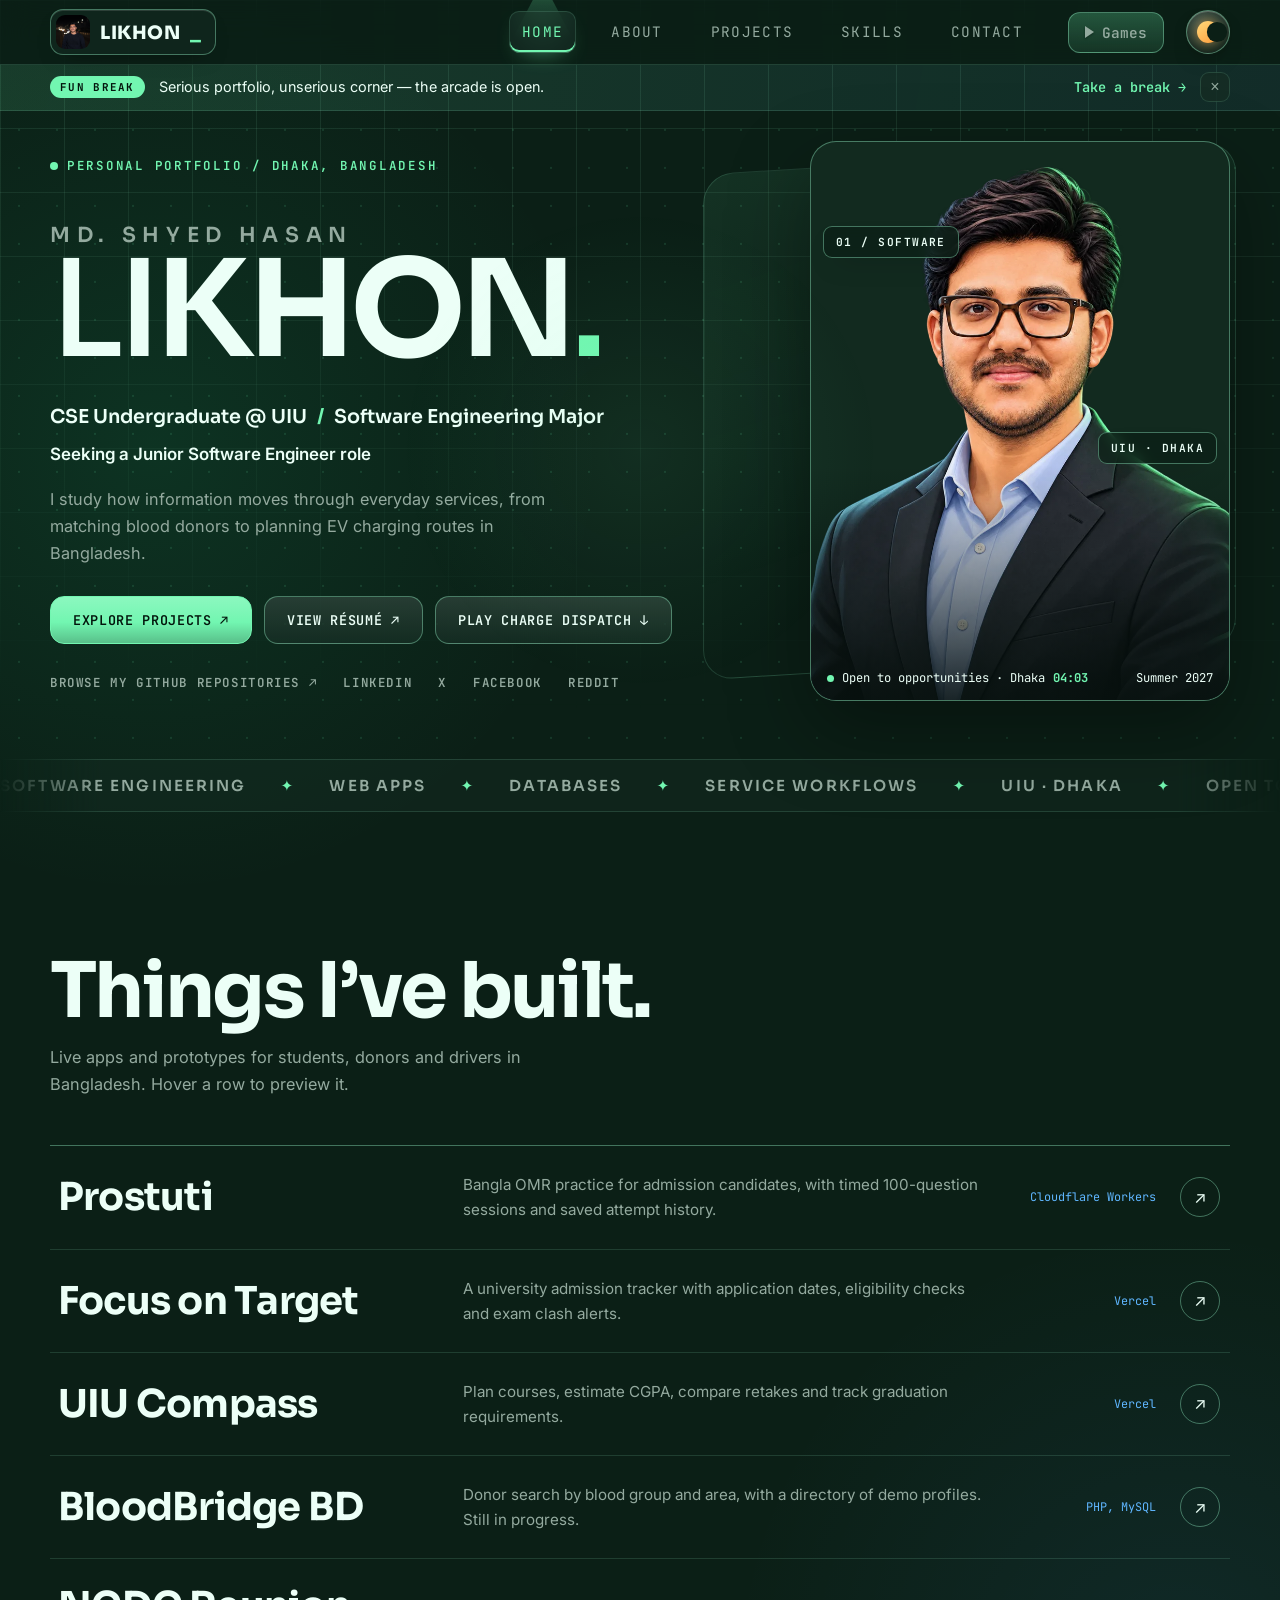
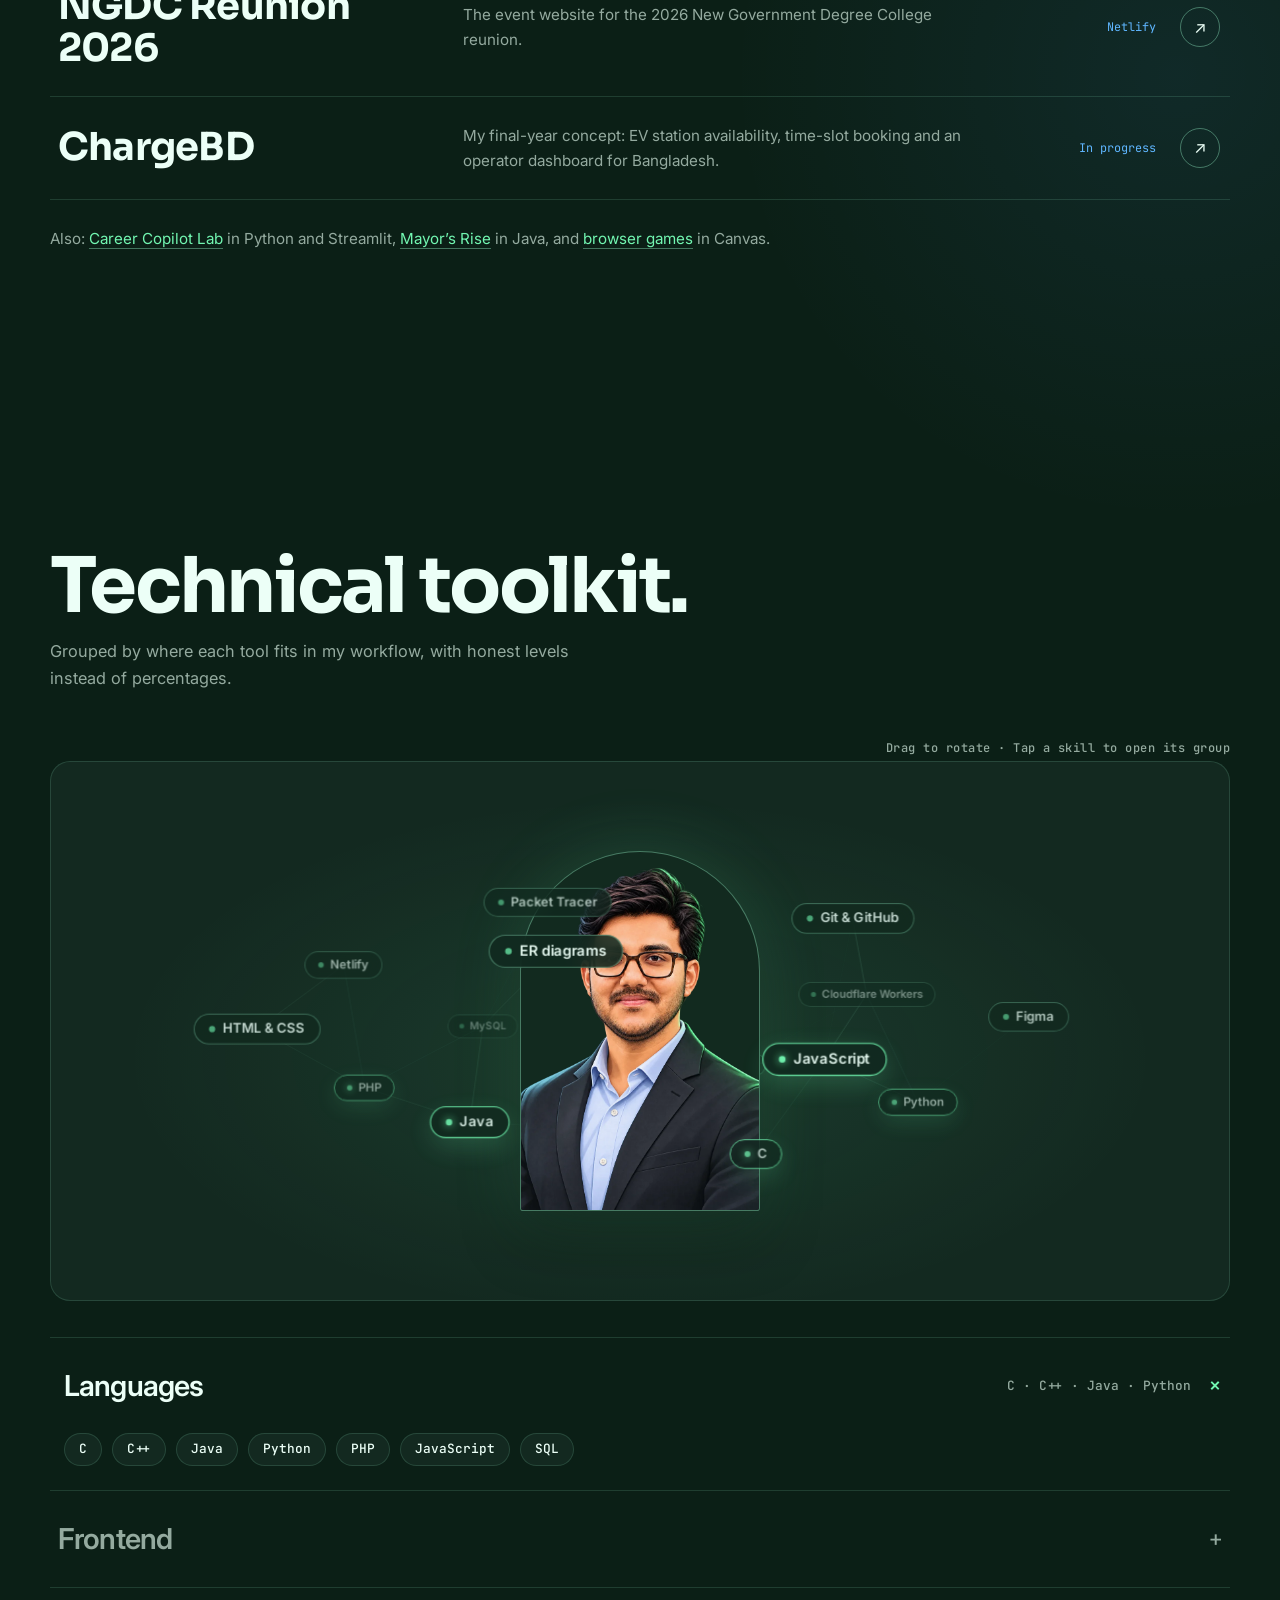
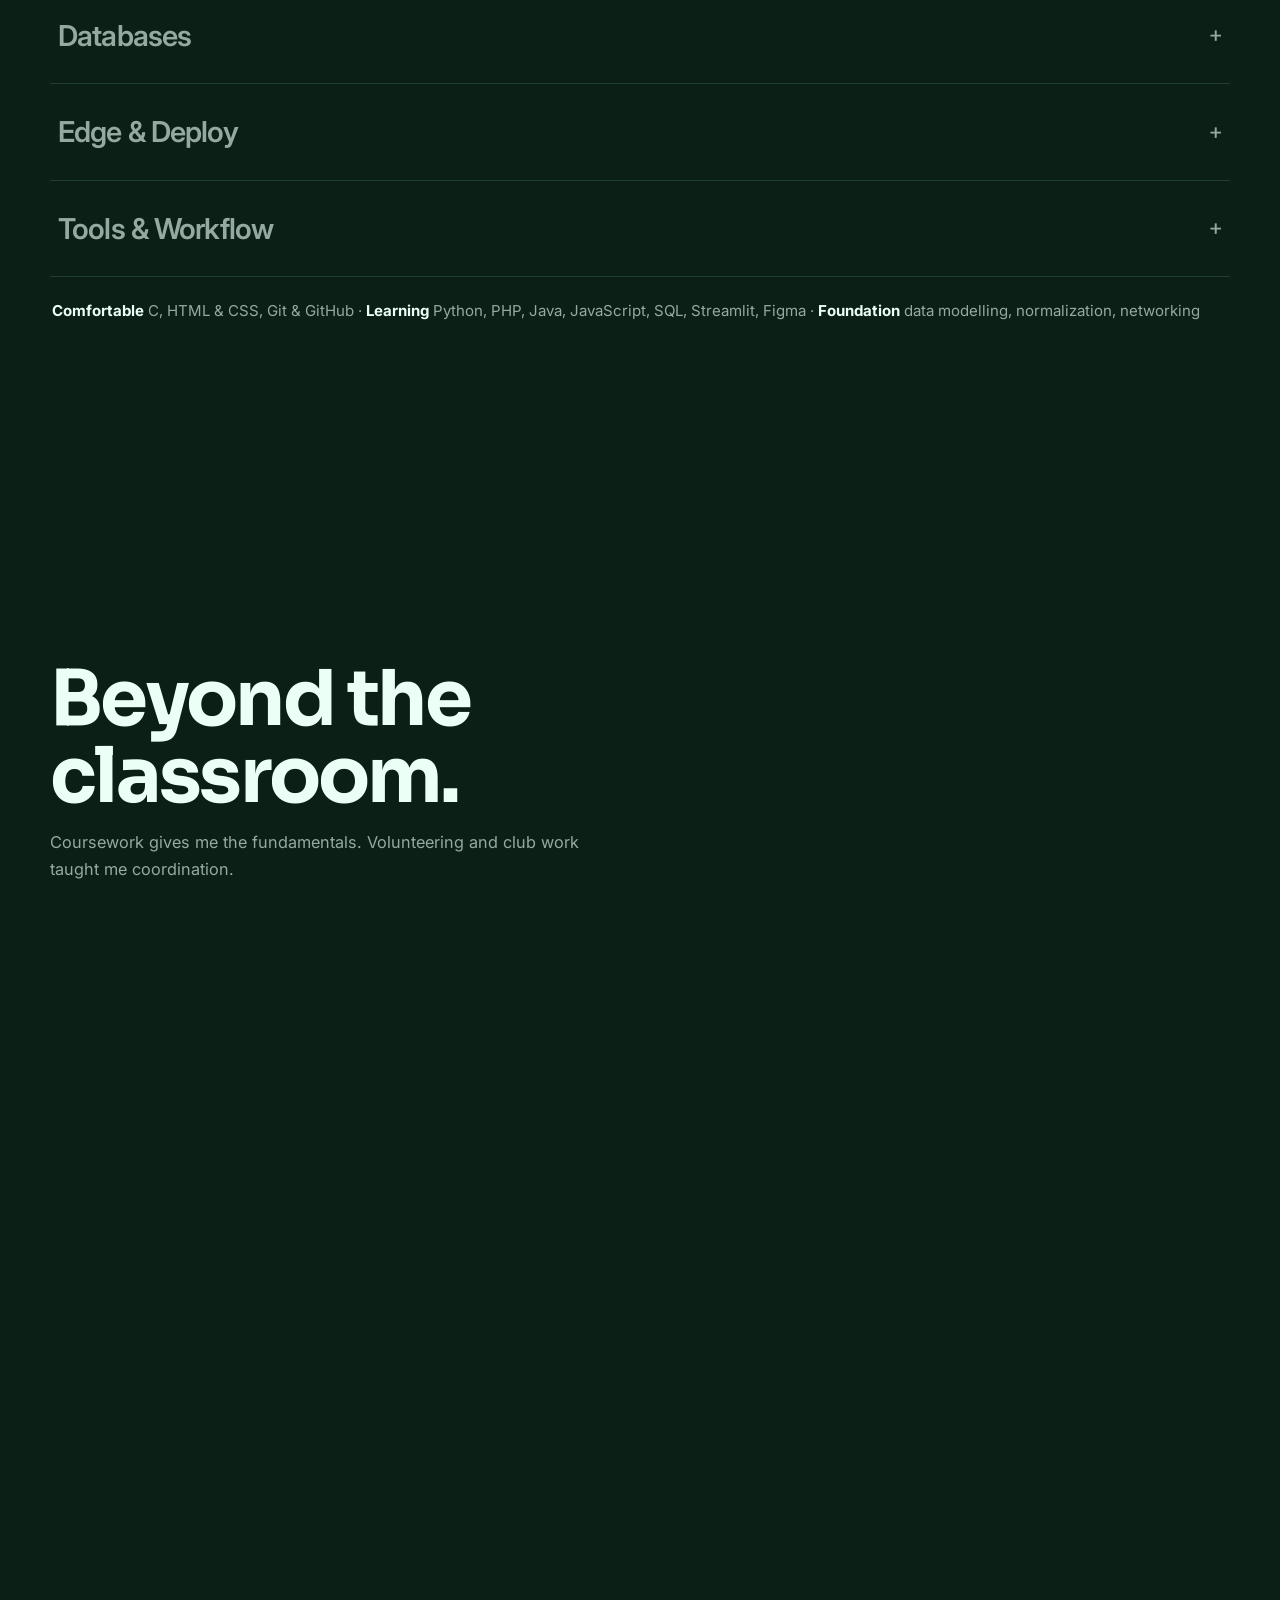
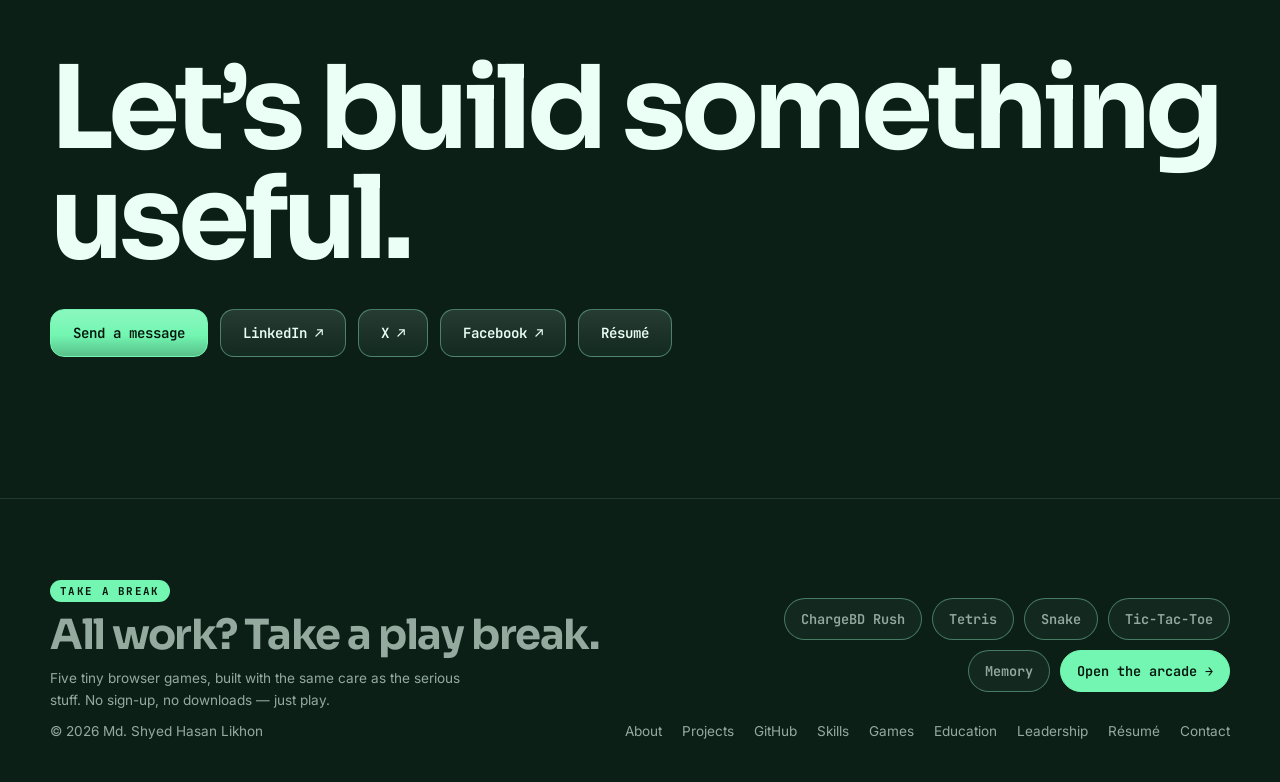
<file: index.html>
<!doctype html>
<html lang="en" data-theme="dark">
<head>
<meta charset="utf-8">
<meta name="viewport" content="width=device-width,initial-scale=1,viewport-fit=cover">
<title>Md. Shyed Hasan Likhon | Software Developer Portfolio</title>
<meta name="description" content="Portfolio of Md. Shyed Hasan Likhon, a CSE undergraduate at UIU building web apps, databases and service workflows in Dhaka, Bangladesh.">
<link rel="canonical" href="https://mshlikhon.github.io/">
<meta property="og:title" content="Md. Shyed Hasan Likhon | Software Developer Portfolio">
<meta property="og:description" content="Portfolio of Md. Shyed Hasan Likhon, a CSE undergraduate at UIU building web apps, databases and service workflows in Dhaka, Bangladesh.">
<meta property="og:type" content="website">
<meta property="og:url" content="https://mshlikhon.github.io/">
<meta property="og:image" content="https://mshlikhon.github.io/assets/og-card.jpg">
<meta name="twitter:card" content="summary_large_image">
<meta name="theme-color" content="#0b1f16">
<link rel="icon" href="assets/favicon.svg" type="image/svg+xml">
<link rel="preload" href="assets/portrait.webp" as="image" type="image/webp">
<link rel="preconnect" href="https://fonts.googleapis.com"><link rel="preconnect" href="https://fonts.gstatic.com" crossorigin>
<link rel="stylesheet" href="https://fonts.googleapis.com/css2?family=Sora:wght@400..800&family=Inter:wght@300..800&family=JetBrains+Mono:wght@400..700&family=Hind+Siliguri:wght@500;600&display=swap">
<link rel="stylesheet" href="assets/site.css">
<link rel="stylesheet" href="assets/toolkit.css">
<script>try{var t=localStorage.getItem("theme");if(t)document.documentElement.dataset.theme=t}catch(e){}</script>
<script type="application/ld+json">{"@context":"https://schema.org","@type":"Person","name":"Md. Shyed Hasan Likhon","url":"https://mshlikhon.github.io/","jobTitle":"Software Developer","alumniOf":"United International University","address":{"@type":"PostalAddress","addressLocality":"Dhaka","addressCountry":"BD"},"sameAs":["https://github.com/MSHLIKHON","https://www.linkedin.com/in/mshlikhon/","https://www.facebook.com/shyed.likhon","https://x.com/shyed_likhon"]}</script>
</head>
<body>
<div class="intro" aria-hidden="true"><div class="intro-in"><span class="intro-word">WELCOME</span><span class="intro-line"></span><span class="intro-sub">to my corner of the web</span></div></div>
<div id="bar"></div><div id="pv" aria-hidden="true"><img alt=""></div>
<header><nav class="w" aria-label="Primary"><a class="brand" href="index.html"><img class="brand-av" src="assets/profile-avatar-v2.jpg" alt="" width="34" height="34">LIKHON<i>_</i></a><div class="ls"><a href="index.html" aria-current="page">Home</a><a href="about.html">About</a><a href="projects.html">Projects</a><a href="skills.html">Skills</a><a href="contact.html">Contact</a></div><a class="game-btn" href="games.html"><span class="gb-tri" aria-hidden="true"></span>Games</a><button id="theme" class="theme-btn" type="button" aria-label="Switch light or dark theme"><span class="eclipse" aria-hidden="true"><span class="ecl-core"></span><span class="ecl-shadow"></span></span></button><button id="mt" class="mt" type="button" aria-label="Menu" aria-expanded="false">Menu</button></nav></header>
<div class="funbar"><div class="w fb-in"><span class="fb-tag">Fun break</span><p>Serious portfolio, unserious corner — the arcade is open.</p><a href="games.html">Take a break →</a><button class="fb-x" type="button" aria-label="Dismiss announcement">×</button></div></div>
<main id="top">
<section class="hero"><canvas class="particle-field" id="particle-field" aria-hidden="true"></canvas><div class="w hg">
<div>
<span class="kick"><b></b>Personal portfolio / Dhaka, Bangladesh</span>
<span class="first">Md. Shyed Hasan</span>
<h1 aria-label="Likhon"><span aria-hidden="true" style="--i:0">L</span><span aria-hidden="true" style="--i:1">I</span><span aria-hidden="true" style="--i:2">K</span><span aria-hidden="true" style="--i:3">H</span><span aria-hidden="true" style="--i:4">O</span><span aria-hidden="true" style="--i:5">N</span><span class="dt" aria-hidden="true" style="--i:6">.</span></h1>
<p class="role">CSE Undergraduate @ UIU <i>/</i> Software Engineering Major</p>
<p class="seek">Seeking a Junior Software Engineer role</p>
<p class="sum">I study how information moves through everyday services, from matching blood donors to planning EV charging routes in Bangladesh.</p>
<div class="btns"><a class="btn p" href="projects.html">Explore projects ↗</a><a class="btn" href="resume.html">View résumé ↗</a><a class="btn" href="games.html">Play Charge Dispatch ↓</a></div>
<div class="srow"><a href="https://github.com/MSHLIKHON" target="_blank" rel="noopener">Browse my GitHub repositories ↗</a><a href="https://www.linkedin.com/in/mshlikhon/" target="_blank" rel="noopener">LinkedIn</a><a href="https://x.com/shyed_likhon" target="_blank" rel="noopener">X</a><a href="https://www.facebook.com/shyed.likhon" target="_blank" rel="noopener">Facebook</a><a href="https://www.reddit.com/user/msh_likhon/" target="_blank" rel="noopener">Reddit</a></div>
</div>
<figure class="pt" id="pt"><img src="assets/portrait.webp" alt="Portrait of Md. Shyed Hasan Likhon" fetchpriority="high"><span class="ptag t1">01 / Software</span><span class="ptag t2">UIU · Dhaka</span><figcaption class="chip"><span class="open"><i class="odot"></i>Open to opportunities · Dhaka <b id="clk">--:--</b></span><span>Summer 2027</span></figcaption></figure>
</div></section>
<div class="marquee" aria-hidden="true"><div class="mq-track"><span>Software Engineering</span><i>✦</i><span>Web Apps</span><i>✦</i><span>Databases</span><i>✦</i><span>Service Workflows</span><i>✦</i><span>UIU · Dhaka</span><i>✦</i><span>Open to Opportunities</span><i>✦</i><span>Software Engineering</span><i>✦</i><span>Web Apps</span><i>✦</i><span>Databases</span><i>✦</i><span>Service Workflows</span><i>✦</i><span>UIU · Dhaka</span><i>✦</i><span>Open to Opportunities</span><i>✦</i></div></div>

<section class="s" id="work"><div class="w">
<h2>Things I’ve built.</h2>
<p class="lead">Live apps and prototypes for students, donors and drivers in Bangladesh. Hover a row to preview it.</p>
<div class="rows">
<a class="row" href="https://admission-omr.myselfmshl.workers.dev/" target="_blank" rel="noopener" data-img="assets/work-prostuti.webp"><span class="t">Prostuti</span><span class="d">Bangla OMR practice for admission candidates, with timed 100-question sessions and saved attempt history.</span><span class="m">Cloudflare Workers</span><span class="go">↗</span><img class="th" src="assets/work-prostuti.webp" alt="" loading="lazy"></a>
<a class="row" href="https://focusontarget-hsc.vercel.app/" target="_blank" rel="noopener" data-img="assets/work-admission-tracker.webp"><span class="t">Focus on Target</span><span class="d">A university admission tracker with application dates, eligibility checks and exam clash alerts.</span><span class="m">Vercel</span><span class="go">↗</span><img class="th" src="assets/work-admission-tracker.webp" alt="" loading="lazy"></a>
<a class="row" href="https://uiucompass.vercel.app/" target="_blank" rel="noopener" data-img="assets/work-compass.webp"><span class="t">UIU Compass</span><span class="d">Plan courses, estimate CGPA, compare retakes and track graduation requirements.</span><span class="m">Vercel</span><span class="go">↗</span><img class="th" src="assets/work-compass.webp" alt="" loading="lazy"></a>
<a class="row" href="https://github.com/MSHLIKHON/BloodBridge-BD" target="_blank" rel="noopener" data-img="assets/work-bloodbridge-donors.webp"><span class="t">BloodBridge BD</span><span class="d">Donor search by blood group and area, with a directory of demo profiles. Still in progress.</span><span class="m">PHP, MySQL</span><span class="go">↗</span><img class="th" src="assets/work-bloodbridge-donors.webp" alt="" loading="lazy"></a>
<a class="row" href="https://ngdc-reunion-2026.netlify.app/" target="_blank" rel="noopener" data-img="assets/work-reunion.webp"><span class="t">NGDC Reunion 2026</span><span class="d">The event website for the 2026 New Government Degree College reunion.</span><span class="m">Netlify</span><span class="go">↗</span><img class="th" src="assets/work-reunion.webp" alt="" loading="lazy"></a>
<a class="row" href="about.html"><span class="t">ChargeBD</span><span class="d">My final-year concept: EV station availability, time-slot booking and an operator dashboard for Bangladesh.</span><span class="m">In progress</span><span class="go">↗</span></a>
</div>
<p class="also">Also: <a href="https://github.com/MSHLIKHON/career_copilot_lab" target="_blank" rel="noopener">Career Copilot Lab</a> in Python and Streamlit, <a href="https://github.com/ashad-abir/Mayor-s-Rise/" target="_blank" rel="noopener">Mayor’s Rise</a> in Java, and <a href="games.html">browser games</a> in Canvas.</p>
</div></section>

<section class="s" id="toolkit"><div class="w">
<h2>Technical toolkit.</h2>
<p class="lead">Grouped by where each tool fits in my workflow, with honest levels instead of percentages.</p>
<div class="toolkit" id="toolkit"><p class="toolkit-hint">Drag to rotate · Tap a skill to open its group</p><div class="orbit-stage" id="orbitStage" role="img" aria-label="Interactive 3D constellation of the tools I use"><canvas id="orbitCanvas" aria-hidden="true"></canvas><div class="orbit-center-figure"><img src="assets/portrait.webp" alt="" width="877" height="1080" loading="lazy" decoding="async"></div><div class="orbit-nodes" id="orbitNodes" aria-hidden="true"></div></div><div class="toolkit-list" id="toolkitList"><div class="tk-row active"><button class="tk-trigger" type="button" aria-expanded="true" aria-controls="tk-panel-0" id="tk-btn-0"><span class="tk-cat-name">Languages</span><span class="tk-meta"><span class="tk-inline-preview" aria-hidden="true"></span><span class="tk-plus" aria-hidden="true">+</span></span></button><div class="tk-panel" id="tk-panel-0" role="region" aria-labelledby="tk-btn-0"><div class="tk-panel-inner"><div class="tk-tags"><span class="tk-tag" data-orbit>C</span><span class="tk-tag" data-orbit>C++</span><span class="tk-tag" data-orbit>Java</span><span class="tk-tag" data-orbit>Python</span><span class="tk-tag" data-orbit>PHP</span><span class="tk-tag" data-orbit>JavaScript</span><span class="tk-tag" data-orbit>SQL</span></div></div></div></div><div class="tk-row"><button class="tk-trigger" type="button" aria-expanded="false" aria-controls="tk-panel-1" id="tk-btn-1"><span class="tk-cat-name">Frontend</span><span class="tk-meta"><span class="tk-inline-preview" aria-hidden="true"></span><span class="tk-plus" aria-hidden="true">+</span></span></button><div class="tk-panel" id="tk-panel-1" role="region" aria-labelledby="tk-btn-1"><div class="tk-panel-inner"><div class="tk-tags"><span class="tk-tag" data-orbit>HTML &amp; CSS</span><span class="tk-tag">JavaScript</span><span class="tk-tag">Canvas games</span><span class="tk-tag">Responsive UI</span><span class="tk-tag" data-orbit>Figma</span></div></div></div></div><div class="tk-row"><button class="tk-trigger" type="button" aria-expanded="false" aria-controls="tk-panel-2" id="tk-btn-2"><span class="tk-cat-name">Databases</span><span class="tk-meta"><span class="tk-inline-preview" aria-hidden="true"></span><span class="tk-plus" aria-hidden="true">+</span></span></button><div class="tk-panel" id="tk-panel-2" role="region" aria-labelledby="tk-btn-2"><div class="tk-panel-inner"><div class="tk-tags"><span class="tk-tag" data-orbit>MySQL</span><span class="tk-tag">SQL</span><span class="tk-tag" data-orbit>ER diagrams</span><span class="tk-tag">Normalization</span><span class="tk-tag">Database design</span></div></div></div></div><div class="tk-row"><button class="tk-trigger" type="button" aria-expanded="false" aria-controls="tk-panel-3" id="tk-btn-3"><span class="tk-cat-name">Edge &amp; Deploy</span><span class="tk-meta"><span class="tk-inline-preview" aria-hidden="true"></span><span class="tk-plus" aria-hidden="true">+</span></span></button><div class="tk-panel" id="tk-panel-3" role="region" aria-labelledby="tk-btn-3"><div class="tk-panel-inner"><div class="tk-tags"><span class="tk-tag" data-orbit>Cloudflare Workers</span><span class="tk-tag" data-orbit>Netlify</span><span class="tk-tag">GitHub Pages</span></div></div></div></div><div class="tk-row"><button class="tk-trigger" type="button" aria-expanded="false" aria-controls="tk-panel-4" id="tk-btn-4"><span class="tk-cat-name">Tools &amp; Workflow</span><span class="tk-meta"><span class="tk-inline-preview" aria-hidden="true"></span><span class="tk-plus" aria-hidden="true">+</span></span></button><div class="tk-panel" id="tk-panel-4" role="region" aria-labelledby="tk-btn-4"><div class="tk-panel-inner"><div class="tk-tags"><span class="tk-tag" data-orbit>Git &amp; GitHub</span><span class="tk-tag">VS Code</span><span class="tk-tag" data-orbit>Streamlit</span><span class="tk-tag" data-orbit>Packet Tracer</span><span class="tk-tag">Canva</span></div></div></div></div></div><p class="tk-levels"><strong>Comfortable</strong> C, HTML &amp; CSS, Git &amp; GitHub · <strong>Learning</strong> Python, PHP, Java, JavaScript, SQL, Streamlit, Figma · <strong>Foundation</strong> data modelling, normalization, networking</p></div>
</section>

<section class="s" id="journey"><div class="w">
<h2>Beyond the classroom.</h2>
<p class="lead">Coursework gives me the fundamentals. Volunteering and club work taught me coordination.</p>
<div class="jg">
<div class="edu"><div class="ring"><svg viewBox="0 0 112 112" aria-hidden="true"><circle class="bg" cx="56" cy="56" r="50"/><circle class="fg" cx="56" cy="56" r="50"/></svg><div><strong>76%</strong><small>105 of 138 credits<br>Graduating Summer 2027</small></div></div>
<h3>BSc in Computer Science and Engineering</h3><p>United International University, Dhaka</p>
<h3>HSC, Science, 2020</h3><p>New Govt. Degree College, Rajshahi. GPA 5.00</p>
<h3>SSC, Science, 2018</h3><p>Naogaon Krishnadhan Govt High School. GPA 5.00</p></div>
<ol class="tl">
<li><time>2024 to 2026</time><h3>Deputy Logistics</h3><p>UIU Social Services Club. Event logistics, volunteers and materials.</p></li>
<li><time>2023 to now</time><h3>General Member</h3><p>UIU App Forum. Workshops, seminars and tech activities.</p></li>
<li><time>2020 to now</time><h3>Founder and Volunteer</h3><p>Relief during COVID-19 and floods, plus support for underprivileged children.</p></li>
<li><time>2017 to 2018</time><h3>General Secretary</h3><p>National Children’s Task Force, school branch.</p></li>
</ol></div></div></section>

<section class="s" id="contact"><div class="w">
<p class="big">Let’s build something useful.</p>
<div class="btns"><a class="btn p" href="contact.html">Send a message</a><a class="btn" href="https://www.linkedin.com/in/mshlikhon/" target="_blank" rel="noopener">LinkedIn ↗</a><a class="btn" href="https://x.com/shyed_likhon" target="_blank" rel="noopener">X ↗</a><a class="btn" href="https://www.facebook.com/shyed.likhon" target="_blank" rel="noopener">Facebook ↗</a><a class="btn" href="resume.html">Résumé</a></div>
</div></section>
</main>
<footer><div class="w funseg"><div class="funseg-copy"><span class="fb-tag">Take a break</span><h2>All work? Take a play break.</h2><p>Five tiny browser games, built with the same care as the serious stuff. No sign-up, no downloads — just play.</p></div><div class="chips"><a href="games.html">ChargeBD Rush</a><a href="games.html">Tetris</a><a href="games.html">Snake</a><a href="games.html">Tic-Tac-Toe</a><a href="games.html">Memory</a><a class="chip-go" href="games.html">Open the arcade →</a></div></div><div class="w fr"><span>© 2026 Md. Shyed Hasan Likhon</span><div><a href="about.html">About</a><a href="projects.html">Projects</a><a href="github.html">GitHub</a><a href="skills.html">Skills</a><a href="games.html">Games</a><a href="education.html">Education</a><a href="leadership.html">Leadership</a><a href="resume.html">Résumé</a><a href="contact.html">Contact</a></div></div></footer>
<script defer src="assets/site.js"></script>
<script defer src="assets/toolkit.js"></script>
<script defer src="assets/hero-particles.js"></script>
</body>
</html>
</file>
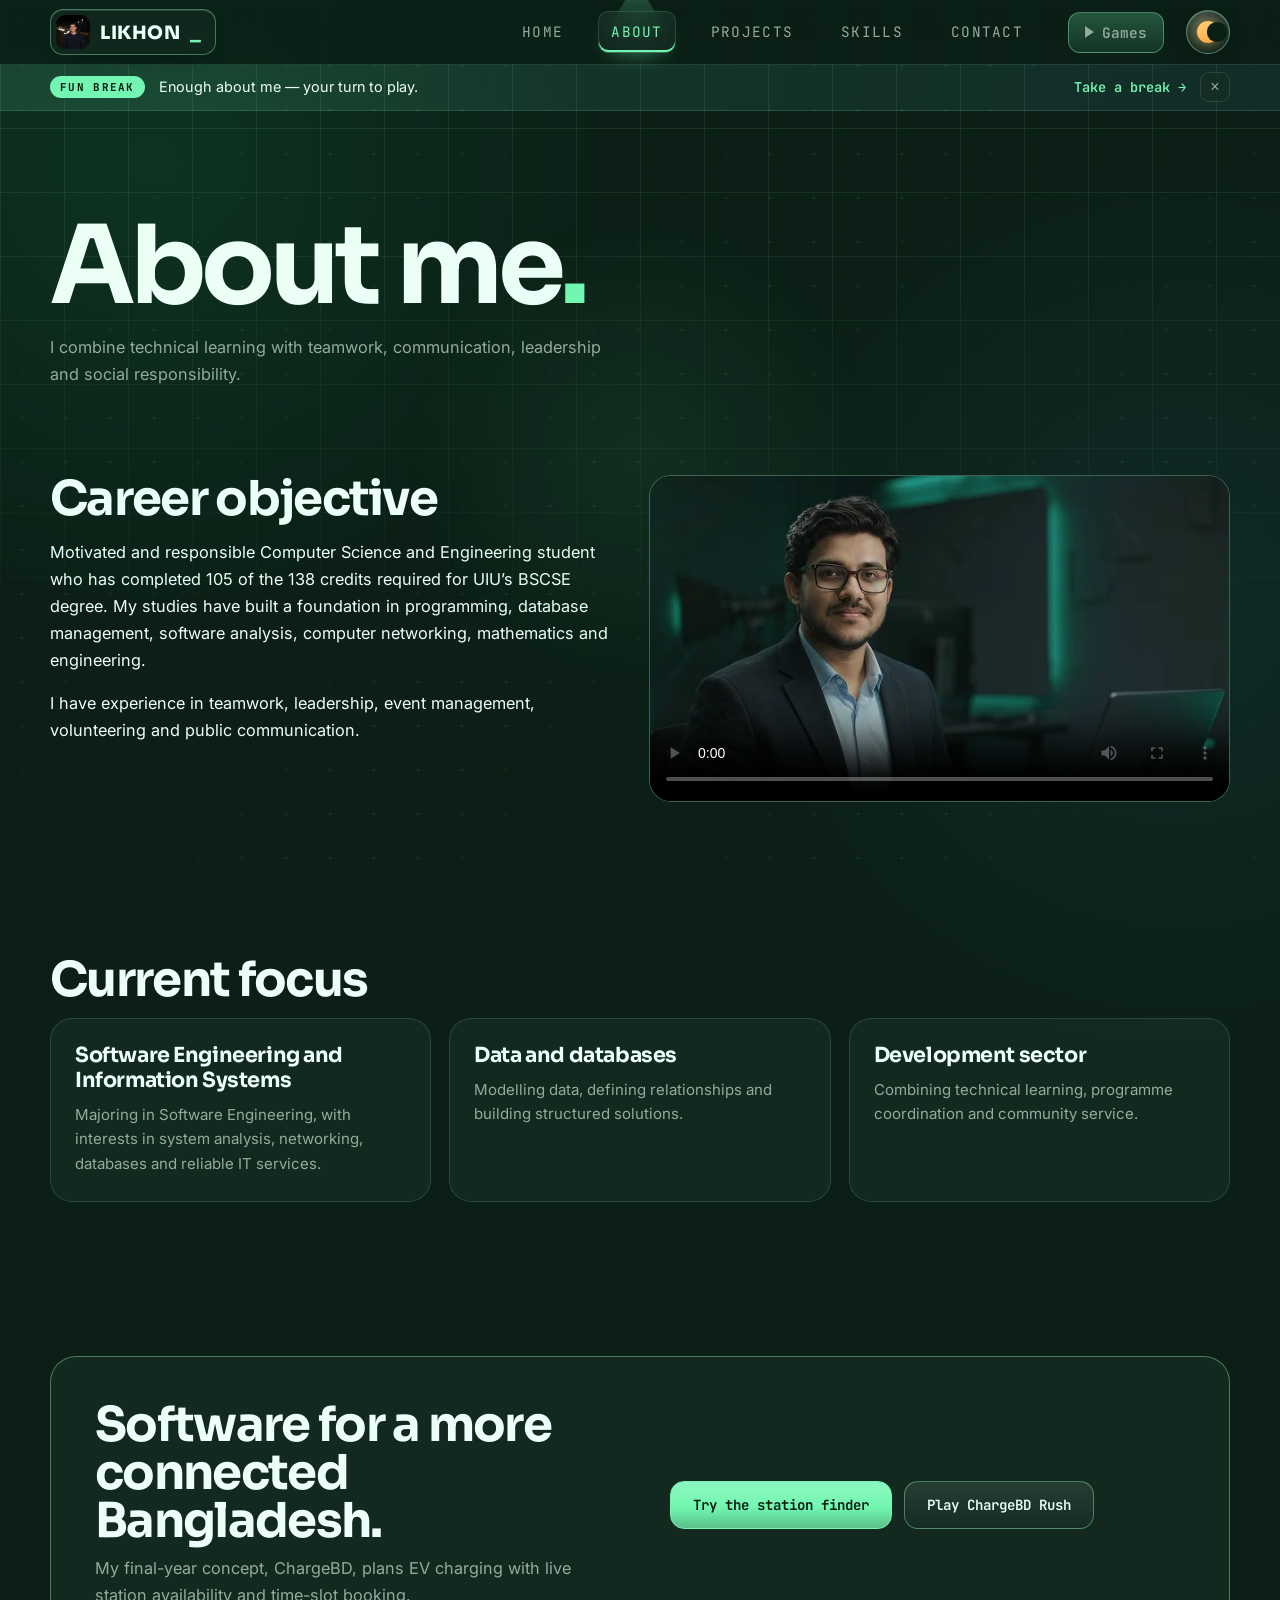
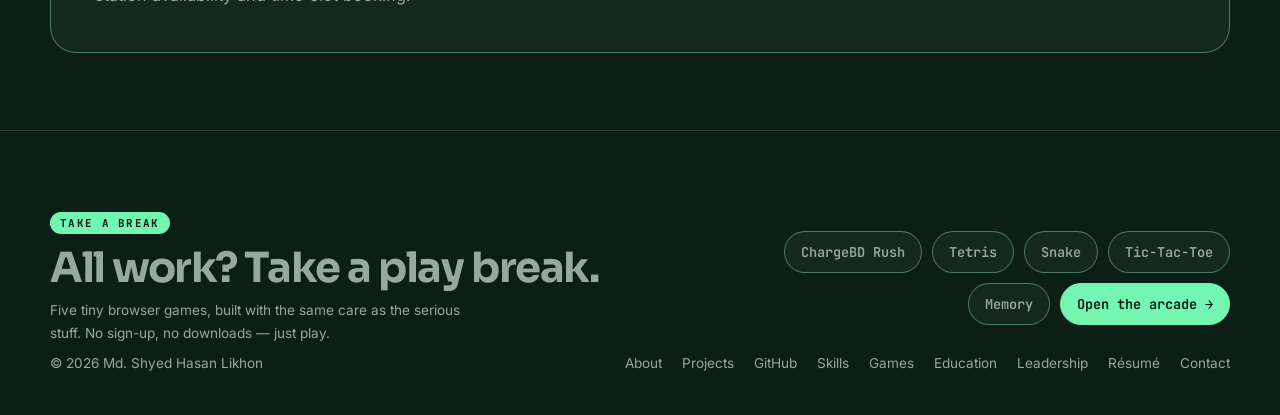
<file: about.html>
<!doctype html>
<html lang="en" data-theme="dark">
<head>
<meta charset="utf-8">
<meta name="viewport" content="width=device-width,initial-scale=1,viewport-fit=cover">
<title>About | Md. Shyed Hasan Likhon</title>
<meta name="description" content="About Md. Shyed Hasan Likhon: CSE undergraduate at United International University, Dhaka, focused on software engineering, databases and service workflows.">
<link rel="canonical" href="https://mshlikhon.github.io/about.html">
<meta property="og:title" content="About | Md. Shyed Hasan Likhon">
<meta property="og:description" content="About Md. Shyed Hasan Likhon: CSE undergraduate at United International University, Dhaka, focused on software engineering, databases and service workflows.">
<meta property="og:type" content="website">
<meta property="og:url" content="https://mshlikhon.github.io/about.html">
<meta property="og:image" content="https://mshlikhon.github.io/assets/og-card.jpg">
<meta name="twitter:card" content="summary_large_image">
<meta name="theme-color" content="#0b1f16">
<link rel="icon" href="assets/favicon.svg" type="image/svg+xml">
<link rel="preconnect" href="https://fonts.googleapis.com"><link rel="preconnect" href="https://fonts.gstatic.com" crossorigin>
<link rel="stylesheet" href="https://fonts.googleapis.com/css2?family=Sora:wght@400..800&family=Inter:wght@300..800&family=JetBrains+Mono:wght@400..700&family=Hind+Siliguri:wght@500;600&display=swap">
<link rel="stylesheet" href="assets/site.css">
<script>try{var t=localStorage.getItem("theme");if(t)document.documentElement.dataset.theme=t}catch(e){}</script>
</head>
<body>
<div id="bar"></div><canvas id="field" aria-hidden="true"></canvas><div id="pv" aria-hidden="true"><img alt=""></div>
<header><nav class="w" aria-label="Primary"><a class="brand" href="index.html"><img class="brand-av" src="assets/profile-avatar-v2.jpg" alt="" width="34" height="34">LIKHON<i>_</i></a><div class="ls"><a href="index.html">Home</a><a href="about.html" aria-current="page">About</a><a href="projects.html">Projects</a><a href="skills.html">Skills</a><a href="contact.html">Contact</a></div><a class="game-btn" href="games.html"><span class="gb-tri" aria-hidden="true"></span>Games</a><button id="theme" class="theme-btn" type="button" aria-label="Switch light or dark theme"><span class="eclipse" aria-hidden="true"><span class="ecl-core"></span><span class="ecl-shadow"></span></span></button><button id="mt" class="mt" type="button" aria-label="Menu" aria-expanded="false">Menu</button></nav></header>
<div class="funbar"><div class="w fb-in"><span class="fb-tag">Fun break</span><p>Enough about me — your turn to play.</p><a href="games.html">Take a break →</a><button class="fb-x" type="button" aria-label="Dismiss announcement">×</button></div></div>
<main id="top"><section class="ph"><div class="w"><h1>About me<i>.</i></h1><p class="lead">I combine technical learning with teamwork, communication, leadership and social responsibility.</p></div></section><section class="sec"><div class="w"><div class="g2"><div><h2>Career objective</h2><p>Motivated and responsible Computer Science and Engineering student who has completed 105 of the 138 credits required for UIU’s BSCSE degree. My studies have built a foundation in programming, database management, software analysis, computer networking, mathematics and engineering.</p><p>I have experience in teamwork, leadership, event management, volunteering and public communication.</p></div><video class="vd" controls playsinline preload="metadata" poster="assets/about-video-poster.webp" aria-label="About Likhon video"><source src="assets/about-video-mobile.mp4" media="(max-width:760px)" type="video/mp4"><source src="assets/about-video.mp4" type="video/mp4"></video></div></div></section><section class="sec"><div class="w"><h2>Current focus</h2><div class="g3"><article class="cd"><h3>Software Engineering and Information Systems</h3><p>Majoring in Software Engineering, with interests in system analysis, networking, databases and reliable IT services.</p></article><article class="cd"><h3>Data and databases</h3><p>Modelling data, defining relationships and building structured solutions.</p></article><article class="cd"><h3>Development sector</h3><p>Combining technical learning, programme coordination and community service.</p></article></div></div></section><section class="sec"><div class="w"><div class="feat"><div><h2>Software for a more connected Bangladesh.</h2><p class="lead" style="margin:0">My final-year concept, ChargeBD, plans EV charging with live station availability and time-slot booking.</p></div><div class="btns"><a class="btn p" href="projects.html#chargebd">Try the station finder</a><a class="btn" href="games.html">Play ChargeBD Rush</a></div></div></div></section></main>
<footer><div class="w funseg"><div class="funseg-copy"><span class="fb-tag">Take a break</span><h2>All work? Take a play break.</h2><p>Five tiny browser games, built with the same care as the serious stuff. No sign-up, no downloads — just play.</p></div><div class="chips"><a href="games.html">ChargeBD Rush</a><a href="games.html">Tetris</a><a href="games.html">Snake</a><a href="games.html">Tic-Tac-Toe</a><a href="games.html">Memory</a><a class="chip-go" href="games.html">Open the arcade →</a></div></div><div class="w fr"><span>© 2026 Md. Shyed Hasan Likhon</span><div><a href="about.html">About</a><a href="projects.html">Projects</a><a href="github.html">GitHub</a><a href="skills.html">Skills</a><a href="games.html">Games</a><a href="education.html">Education</a><a href="leadership.html">Leadership</a><a href="resume.html">Résumé</a><a href="contact.html">Contact</a></div></div></footer>
<script defer src="assets/site.js"></script>
</body>
</html>
</file>
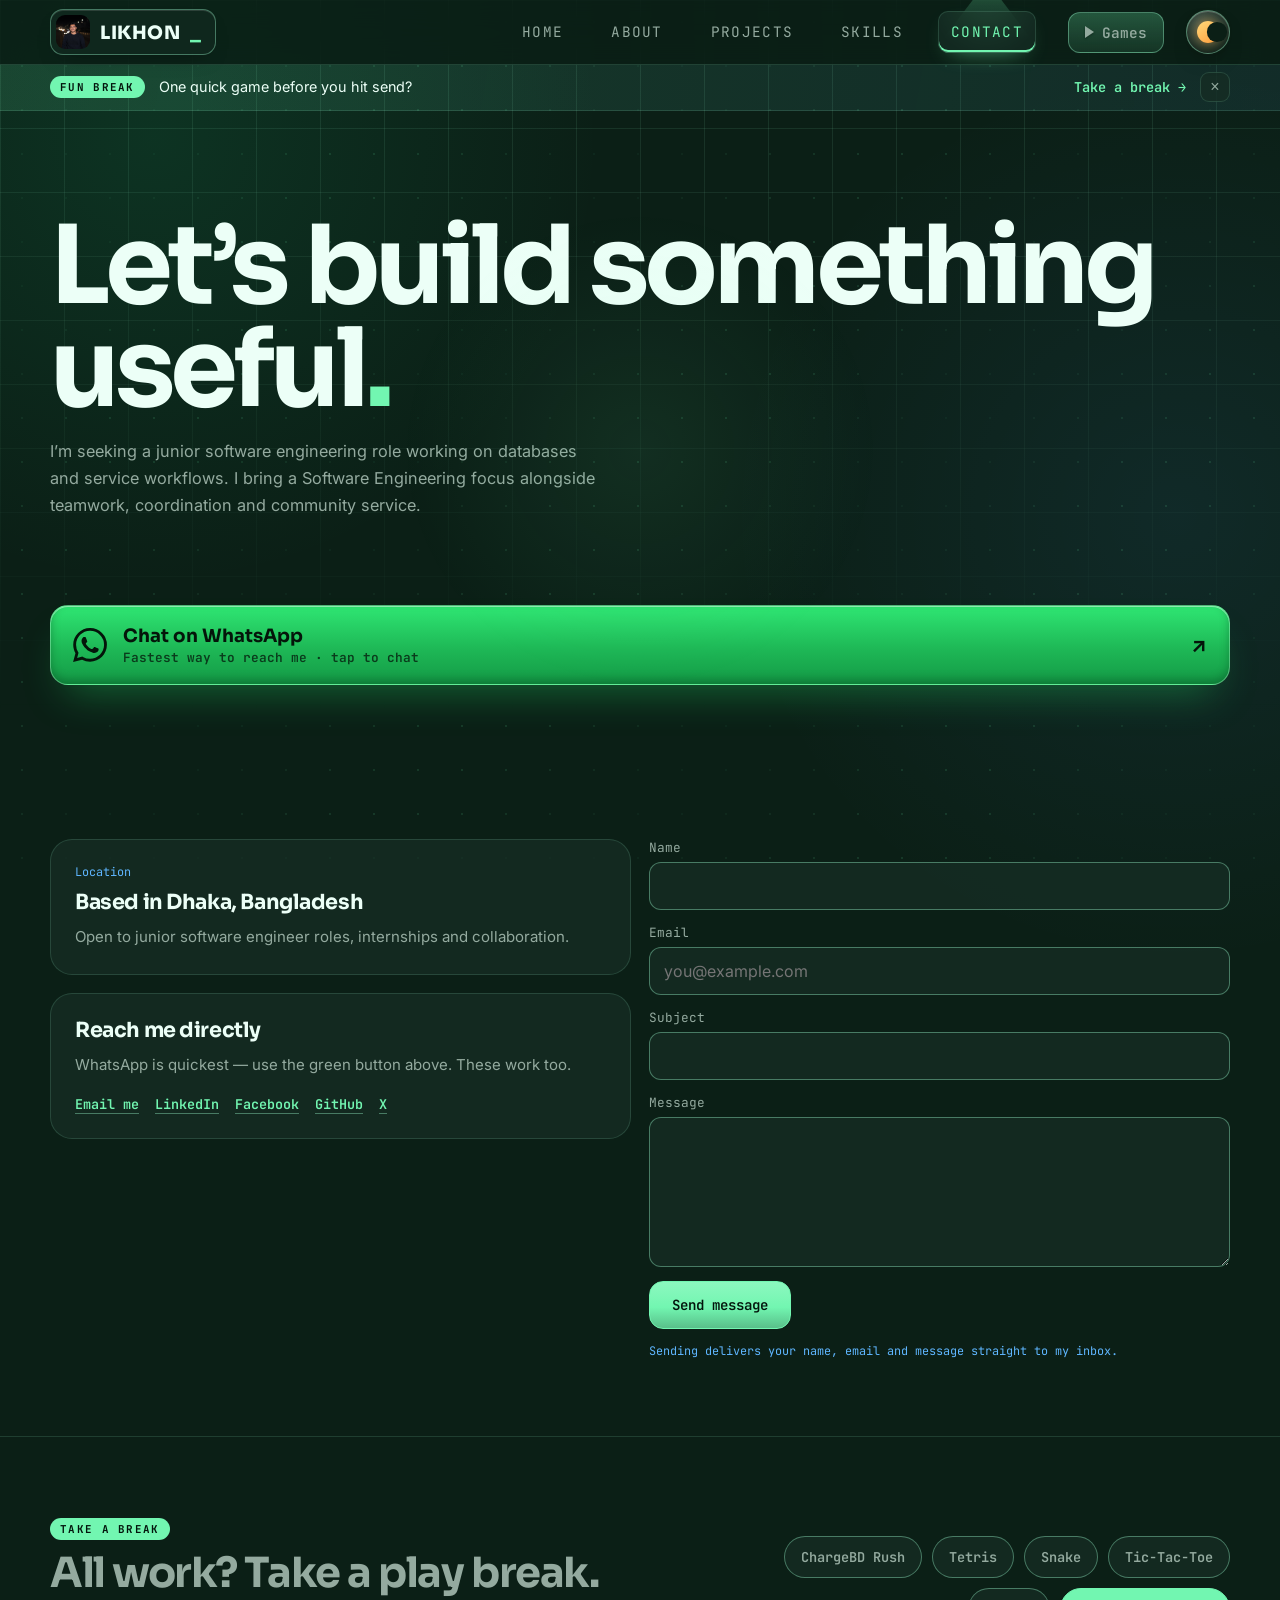
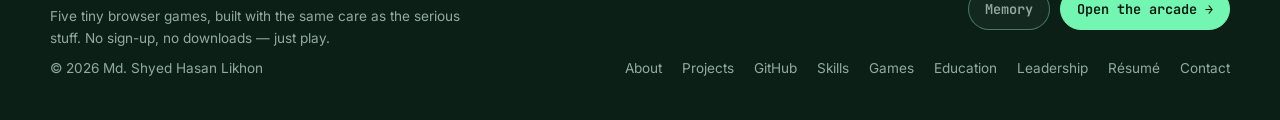
<file: contact.html>
<!doctype html>
<html lang="en" data-theme="dark">
<head>
<meta charset="utf-8">
<meta name="viewport" content="width=device-width,initial-scale=1,viewport-fit=cover">
<title>Contact | Md. Shyed Hasan Likhon</title>
<meta name="description" content="Contact Md. Shyed Hasan Likhon about junior software engineer opportunities, internships and collaboration.">
<link rel="canonical" href="https://mshlikhon.github.io/contact.html">
<meta property="og:title" content="Contact | Md. Shyed Hasan Likhon">
<meta property="og:description" content="Contact Md. Shyed Hasan Likhon about junior software engineer opportunities, internships and collaboration.">
<meta property="og:type" content="website">
<meta property="og:url" content="https://mshlikhon.github.io/contact.html">
<meta property="og:image" content="https://mshlikhon.github.io/assets/og-card.jpg">
<meta name="twitter:card" content="summary_large_image">
<meta name="theme-color" content="#0b1f16">
<link rel="icon" href="assets/favicon.svg" type="image/svg+xml">
<link rel="preconnect" href="https://fonts.googleapis.com"><link rel="preconnect" href="https://fonts.gstatic.com" crossorigin>
<link rel="stylesheet" href="https://fonts.googleapis.com/css2?family=Sora:wght@400..800&family=Inter:wght@300..800&family=JetBrains+Mono:wght@400..700&family=Hind+Siliguri:wght@500;600&display=swap">
<link rel="stylesheet" href="assets/site.css">
<script>try{var t=localStorage.getItem("theme");if(t)document.documentElement.dataset.theme=t}catch(e){}</script>
</head>
<body>
<div id="bar"></div><canvas id="field" aria-hidden="true"></canvas><div id="pv" aria-hidden="true"><img alt=""></div>
<header><nav class="w" aria-label="Primary"><a class="brand" href="index.html"><img class="brand-av" src="assets/profile-avatar-v2.jpg" alt="" width="34" height="34">LIKHON<i>_</i></a><div class="ls"><a href="index.html">Home</a><a href="about.html">About</a><a href="projects.html">Projects</a><a href="skills.html">Skills</a><a href="contact.html" aria-current="page">Contact</a></div><a class="game-btn" href="games.html"><span class="gb-tri" aria-hidden="true"></span>Games</a><button id="theme" class="theme-btn" type="button" aria-label="Switch light or dark theme"><span class="eclipse" aria-hidden="true"><span class="ecl-core"></span><span class="ecl-shadow"></span></span></button><button id="mt" class="mt" type="button" aria-label="Menu" aria-expanded="false">Menu</button></nav></header>
<div class="funbar"><div class="w fb-in"><span class="fb-tag">Fun break</span><p>One quick game before you hit send?</p><a href="games.html">Take a break →</a><button class="fb-x" type="button" aria-label="Dismiss announcement">×</button></div></div>
<main id="top"><section class="ph"><div class="w"><h1>Let’s build something useful<i>.</i></h1><p class="lead">I’m seeking a junior software engineering role working on databases and service workflows. I bring a Software Engineering focus alongside teamwork, coordination and community service.</p></div></section><section class="sec"><div class="w"><a class="wa-btn" href="https://wa.me/8801797375496" target="_blank" rel="noopener"><svg viewBox="0 0 24 24" aria-hidden="true"><path d="M17.472 14.382c-.297-.149-1.758-.867-2.03-.967-.273-.099-.471-.148-.67.15-.197.297-.767.966-.94 1.164-.173.199-.347.223-.644.075-.297-.15-1.255-.463-2.39-1.475-.883-.788-1.48-1.761-1.653-2.059-.173-.297-.018-.458.13-.606.134-.133.298-.347.446-.52.149-.174.198-.298.298-.497.099-.198.05-.371-.025-.52-.075-.149-.669-1.612-.916-2.207-.242-.579-.487-.5-.669-.51-.173-.008-.371-.01-.57-.01-.198 0-.52.074-.792.372-.272.297-1.04 1.016-1.04 2.479 0 1.462 1.065 2.875 1.213 3.074.149.198 2.096 3.2 5.077 4.487.709.306 1.262.489 1.694.625.712.227 1.36.195 1.871.118.571-.085 1.758-.719 2.006-1.413.248-.694.248-1.289.173-1.413-.074-.124-.272-.198-.57-.347m-5.421 7.403h-.004a9.87 9.87 0 01-5.031-1.378l-.361-.214-3.741.982.998-3.648-.235-.374a9.86 9.86 0 01-1.51-5.26c.001-5.45 4.436-9.884 9.888-9.884 2.64 0 5.122 1.03 6.988 2.898a9.825 9.825 0 012.893 6.994c-.003 5.45-4.437 9.884-9.885 9.884m8.413-18.297A11.815 11.815 0 0012.05 0C5.495 0 .16 5.335.157 11.892c0 2.096.547 4.142 1.588 5.945L.057 24l6.305-1.654a11.882 11.882 0 005.683 1.448h.005c6.554 0 11.89-5.335 11.893-11.893a11.821 11.821 0 00-3.48-8.413z"/></svg><span class="wa-tx"><strong>Chat on WhatsApp</strong><small>Fastest way to reach me · tap to chat</small></span><span class="wa-arrow" aria-hidden="true">↗</span></a></div></section><section class="sec"><div class="w"><div class="g2"><div style="display:grid;gap:18px;align-content:start"><article class="cd"><span class="k">Location</span><h3>Based in Dhaka, Bangladesh</h3><p>Open to junior software engineer roles, internships and collaboration.</p></article><article class="cd"><h3>Reach me directly</h3><p>WhatsApp is quickest — use the green button above. These work too.</p><div class="ln"><a href="mailto:myselfmshl@gmail.com">Email me</a><a href="https://www.linkedin.com/in/mshlikhon/" target="_blank" rel="noopener">LinkedIn</a><a href="https://www.facebook.com/shyed.likhon" target="_blank" rel="noopener">Facebook</a><a href="https://github.com/MSHLIKHON" target="_blank" rel="noopener">GitHub</a><a href="https://x.com/shyed_likhon" target="_blank" rel="noopener">X</a></div></article></div><form class="fm" id="contact-form" action="https://formsubmit.co/myselfmshl@gmail.com" method="POST"><input type="hidden" name="_subject" value="New portfolio message"><input type="hidden" name="_template" value="table"><input type="hidden" name="_captcha" value="false"><input type="text" name="_honey" style="display:none"><input type="hidden" name="_next" value="https://mshlikhon.github.io/thanks.html"><label>Name<input name="name" required autocomplete="name"></label><label>Email<input name="_replyto" type="email" required autocomplete="email" placeholder="you@example.com"></label><label>Subject<input name="subject" required></label><label>Message<textarea name="message" required></textarea></label><button class="btn p" type="submit">Send message</button><p class="k" style="margin:0">Sending delivers your name, email and message straight to my inbox.</p></form></div></div></section></main>
<footer><div class="w funseg"><div class="funseg-copy"><span class="fb-tag">Take a break</span><h2>All work? Take a play break.</h2><p>Five tiny browser games, built with the same care as the serious stuff. No sign-up, no downloads — just play.</p></div><div class="chips"><a href="games.html">ChargeBD Rush</a><a href="games.html">Tetris</a><a href="games.html">Snake</a><a href="games.html">Tic-Tac-Toe</a><a href="games.html">Memory</a><a class="chip-go" href="games.html">Open the arcade →</a></div></div><div class="w fr"><span>© 2026 Md. Shyed Hasan Likhon</span><div><a href="about.html">About</a><a href="projects.html">Projects</a><a href="github.html">GitHub</a><a href="skills.html">Skills</a><a href="games.html">Games</a><a href="education.html">Education</a><a href="leadership.html">Leadership</a><a href="resume.html">Résumé</a><a href="contact.html">Contact</a></div></div></footer>
<script defer src="assets/site.js"></script>
</body>
</html>
</file>
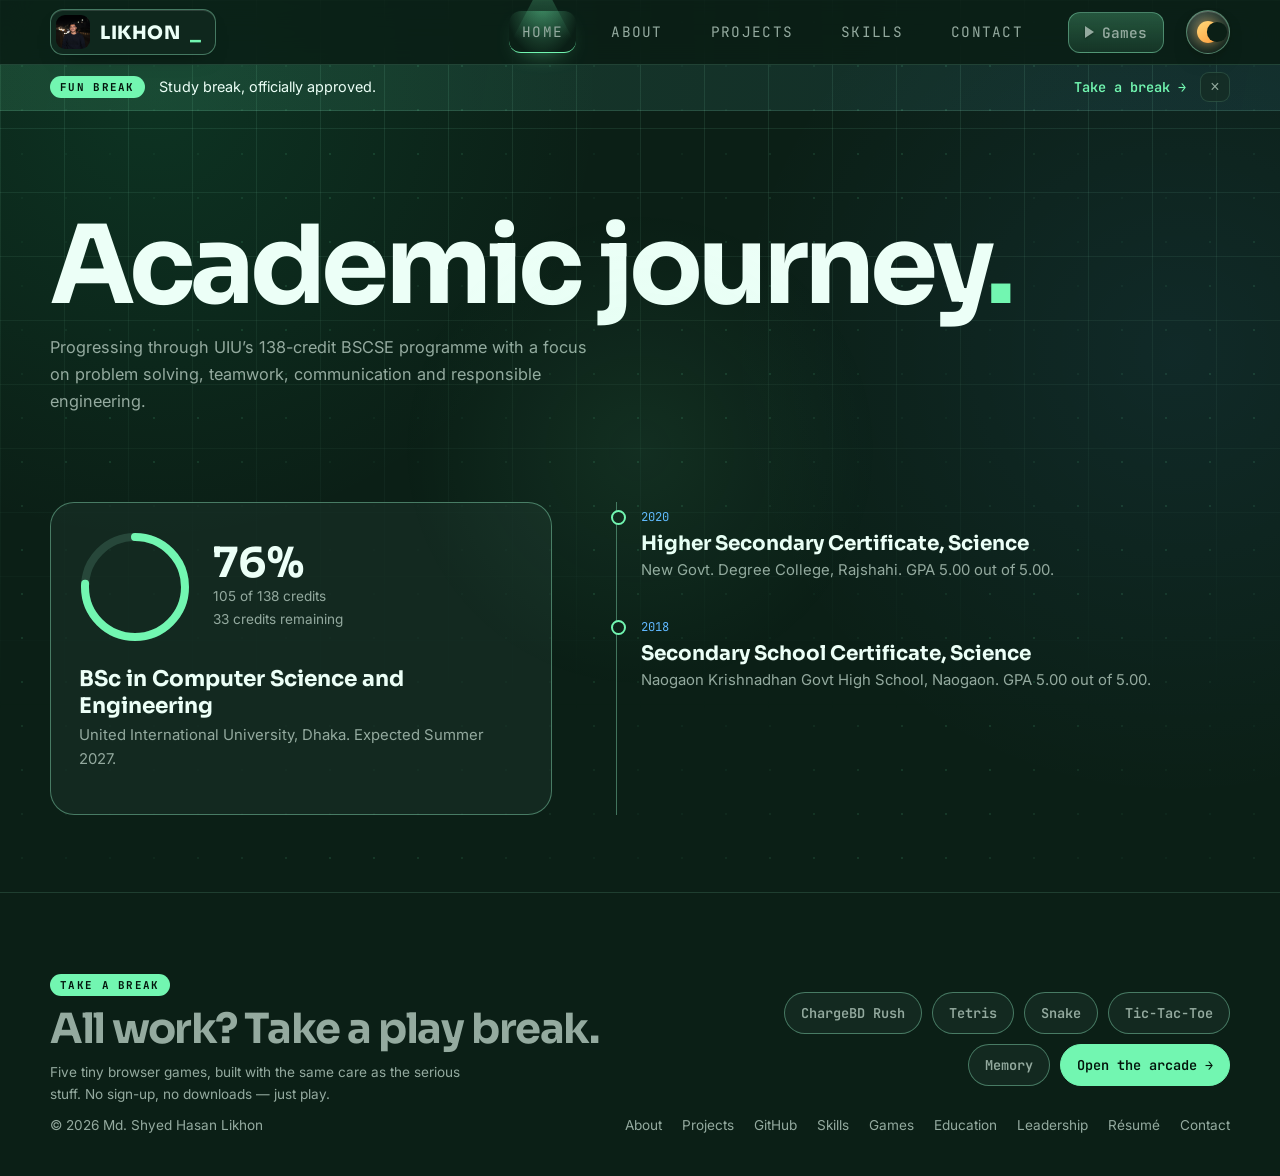
<file: education.html>
<!doctype html>
<html lang="en" data-theme="dark">
<head>
<meta charset="utf-8">
<meta name="viewport" content="width=device-width,initial-scale=1,viewport-fit=cover">
<title>Education | Md. Shyed Hasan Likhon</title>
<meta name="description" content="Education of Md. Shyed Hasan Likhon: BSc in Computer Science and Engineering at United International University, expected Summer 2027.">
<link rel="canonical" href="https://mshlikhon.github.io/education.html">
<meta property="og:title" content="Education | Md. Shyed Hasan Likhon">
<meta property="og:description" content="Education of Md. Shyed Hasan Likhon: BSc in Computer Science and Engineering at United International University, expected Summer 2027.">
<meta property="og:type" content="website">
<meta property="og:url" content="https://mshlikhon.github.io/education.html">
<meta property="og:image" content="https://mshlikhon.github.io/assets/og-card.jpg">
<meta name="twitter:card" content="summary_large_image">
<meta name="theme-color" content="#0b1f16">
<link rel="icon" href="assets/favicon.svg" type="image/svg+xml">
<link rel="preconnect" href="https://fonts.googleapis.com"><link rel="preconnect" href="https://fonts.gstatic.com" crossorigin>
<link rel="stylesheet" href="https://fonts.googleapis.com/css2?family=Sora:wght@400..800&family=Inter:wght@300..800&family=JetBrains+Mono:wght@400..700&family=Hind+Siliguri:wght@500;600&display=swap">
<link rel="stylesheet" href="assets/site.css">
<script>try{var t=localStorage.getItem("theme");if(t)document.documentElement.dataset.theme=t}catch(e){}</script>
</head>
<body>
<div id="bar"></div><canvas id="field" aria-hidden="true"></canvas><div id="pv" aria-hidden="true"><img alt=""></div>
<header><nav class="w" aria-label="Primary"><a class="brand" href="index.html"><img class="brand-av" src="assets/profile-avatar-v2.jpg" alt="" width="34" height="34">LIKHON<i>_</i></a><div class="ls"><a href="index.html">Home</a><a href="about.html">About</a><a href="projects.html">Projects</a><a href="skills.html">Skills</a><a href="contact.html">Contact</a></div><a class="game-btn" href="games.html"><span class="gb-tri" aria-hidden="true"></span>Games</a><button id="theme" class="theme-btn" type="button" aria-label="Switch light or dark theme"><span class="eclipse" aria-hidden="true"><span class="ecl-core"></span><span class="ecl-shadow"></span></span></button><button id="mt" class="mt" type="button" aria-label="Menu" aria-expanded="false">Menu</button></nav></header>
<div class="funbar"><div class="w fb-in"><span class="fb-tag">Fun break</span><p>Study break, officially approved.</p><a href="games.html">Take a break →</a><button class="fb-x" type="button" aria-label="Dismiss announcement">×</button></div></div>
<main id="top"><section class="ph"><div class="w"><h1>Academic journey<i>.</i></h1><p class="lead">Progressing through UIU’s 138-credit BSCSE programme with a focus on problem solving, teamwork, communication and responsible engineering.</p></div></section><section class="sec"><div class="w"><div class="jg"><div class="edu"><div class="ring"><svg viewBox="0 0 112 112" aria-hidden="true"><circle class="bg" cx="56" cy="56" r="50"/><circle class="fg" cx="56" cy="56" r="50"/></svg><div><strong>76%</strong><small>105 of 138 credits<br>33 credits remaining</small></div></div><h3>BSc in Computer Science and Engineering</h3><p>United International University, Dhaka. Expected Summer 2027.</p></div><ol class="tl"><li><time>2020</time><h3>Higher Secondary Certificate, Science</h3><p>New Govt. Degree College, Rajshahi. GPA 5.00 out of 5.00.</p></li><li><time>2018</time><h3>Secondary School Certificate, Science</h3><p>Naogaon Krishnadhan Govt High School, Naogaon. GPA 5.00 out of 5.00.</p></li></ol></div></div></section></main>
<footer><div class="w funseg"><div class="funseg-copy"><span class="fb-tag">Take a break</span><h2>All work? Take a play break.</h2><p>Five tiny browser games, built with the same care as the serious stuff. No sign-up, no downloads — just play.</p></div><div class="chips"><a href="games.html">ChargeBD Rush</a><a href="games.html">Tetris</a><a href="games.html">Snake</a><a href="games.html">Tic-Tac-Toe</a><a href="games.html">Memory</a><a class="chip-go" href="games.html">Open the arcade →</a></div></div><div class="w fr"><span>© 2026 Md. Shyed Hasan Likhon</span><div><a href="about.html">About</a><a href="projects.html">Projects</a><a href="github.html">GitHub</a><a href="skills.html">Skills</a><a href="games.html">Games</a><a href="education.html">Education</a><a href="leadership.html">Leadership</a><a href="resume.html">Résumé</a><a href="contact.html">Contact</a></div></div></footer>
<script defer src="assets/site.js"></script>
</body>
</html>
</file>
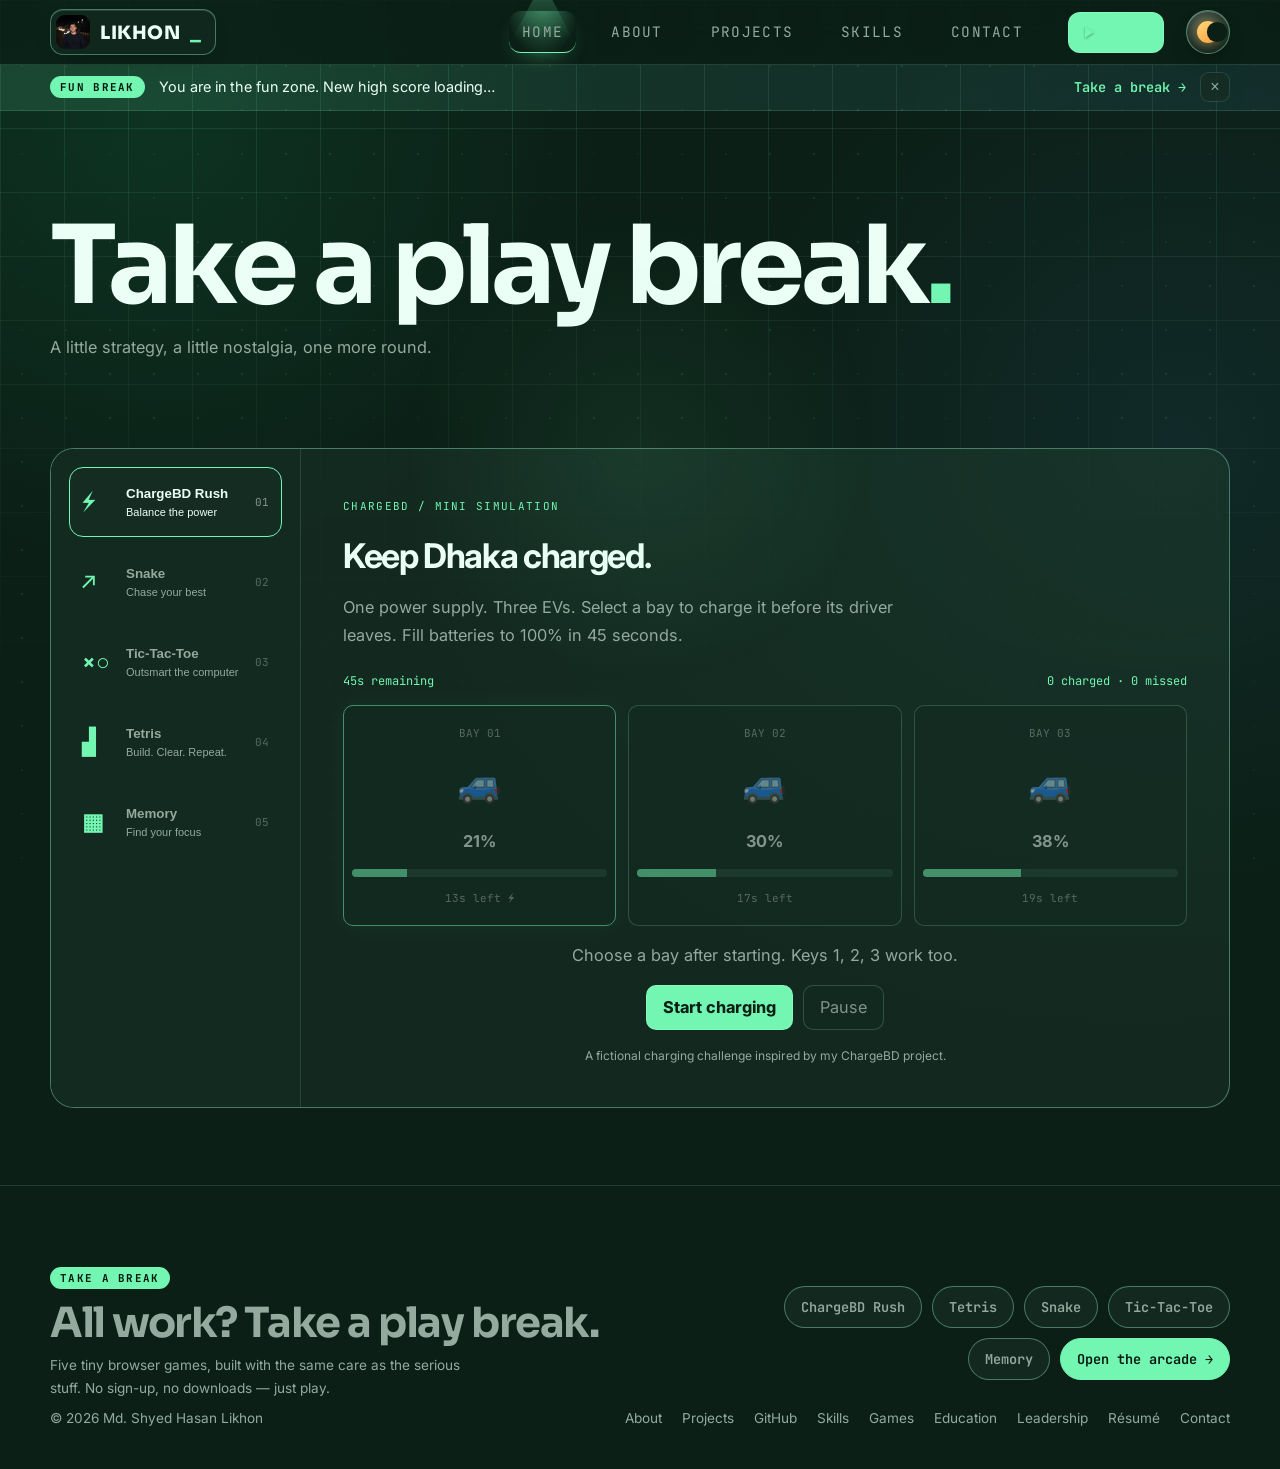
<file: games.html>
<!doctype html>
<html lang="en" data-theme="dark">
<head>
<meta charset="utf-8">
<meta name="viewport" content="width=device-width,initial-scale=1,viewport-fit=cover">
<title>Games | Md. Shyed Hasan Likhon</title>
<meta name="description" content="A small browser arcade built by Md. Shyed Hasan Likhon with Canvas and JavaScript: ChargeBD Rush, Snake, Tic-Tac-Toe, Tetris and Memory.">
<link rel="canonical" href="https://mshlikhon.github.io/games.html">
<meta property="og:title" content="Games | Md. Shyed Hasan Likhon">
<meta property="og:description" content="A small browser arcade built by Md. Shyed Hasan Likhon with Canvas and JavaScript: ChargeBD Rush, Snake, Tic-Tac-Toe, Tetris and Memory.">
<meta property="og:type" content="website">
<meta property="og:url" content="https://mshlikhon.github.io/games.html">
<meta property="og:image" content="https://mshlikhon.github.io/assets/og-card.jpg">
<meta name="twitter:card" content="summary_large_image">
<meta name="theme-color" content="#0b1f16">
<link rel="icon" href="assets/favicon.svg" type="image/svg+xml">
<link rel="preconnect" href="https://fonts.googleapis.com"><link rel="preconnect" href="https://fonts.gstatic.com" crossorigin>
<link rel="stylesheet" href="https://fonts.googleapis.com/css2?family=Sora:wght@400..800&family=Inter:wght@300..800&family=JetBrains+Mono:wght@400..700&family=Hind+Siliguri:wght@500;600&display=swap">
<link rel="stylesheet" href="assets/site.css">
<link rel="stylesheet" href="assets/games.css">
<script>try{var t=localStorage.getItem("theme");if(t)document.documentElement.dataset.theme=t}catch(e){}</script>
</head>
<body>
<div id="bar"></div><canvas id="field" aria-hidden="true"></canvas><div id="pv" aria-hidden="true"><img alt=""></div>
<header><nav class="w" aria-label="Primary"><a class="brand" href="index.html"><img class="brand-av" src="assets/profile-avatar-v2.jpg" alt="" width="34" height="34">LIKHON<i>_</i></a><div class="ls"><a href="index.html">Home</a><a href="about.html">About</a><a href="projects.html">Projects</a><a href="skills.html">Skills</a><a href="contact.html">Contact</a></div><a class="game-btn" href="games.html"><span class="gb-tri" aria-hidden="true"></span>Games</a><button id="theme" class="theme-btn" type="button" aria-label="Switch light or dark theme"><span class="eclipse" aria-hidden="true"><span class="ecl-core"></span><span class="ecl-shadow"></span></span></button><button id="mt" class="mt" type="button" aria-label="Menu" aria-expanded="false">Menu</button></nav></header>
<div class="funbar"><div class="w fb-in"><span class="fb-tag">Fun break</span><p>You are in the fun zone. New high score loading…</p><a href="games.html">Take a break →</a><button class="fb-x" type="button" aria-label="Dismiss announcement">×</button></div></div>
<main id="top"><section class="ph"><div class="w"><h1>Take a play break<i>.</i></h1><p class="lead">A little strategy, a little nostalgia, one more round.</p></div></section><section class="sec" id="games"><div class="w"><div class="arcade-shell">
        <div class="arcade-menu" role="tablist" aria-label="Choose a game">
          <button role="tab" id="tab-ev" aria-controls="ev-game" aria-selected="true" data-game="ev-game"><b>⚡</b><span>ChargeBD Rush<small>Balance the power</small></span><em>01</em></button>
          <button role="tab" id="tab-snake" aria-controls="snake-game" aria-selected="false" tabindex="-1" data-game="snake-game"><b>↗</b><span>Snake<small>Chase your best</small></span><em>02</em></button>
          <button role="tab" id="tab-ttt" aria-controls="ttt-game" aria-selected="false" tabindex="-1" data-game="ttt-game"><b>×○</b><span>Tic-Tac-Toe<small>Outsmart the computer</small></span><em>03</em></button>
          <button role="tab" id="tab-tetris" aria-controls="tetris-game" aria-selected="false" tabindex="-1" data-game="tetris-game"><b>▟</b><span>Tetris<small>Build. Clear. Repeat.</small></span><em>04</em></button>
          <button role="tab" id="tab-memory" aria-controls="memory-game" aria-selected="false" tabindex="-1" data-game="memory-game"><b>▦</b><span>Memory<small>Find your focus</small></span><em>05</em></button>
        </div>
        <div class="arcade-stage">
          <section class="game-panel" id="ev-game" role="tabpanel" aria-labelledby="tab-ev">
            <div class="game-intro"><span class="arcade-label">CHARGEBD / MINI SIMULATION</span><h3>Keep Dhaka charged.</h3><p>One power supply. Three EVs. Select a bay to charge it before its driver leaves. Fill batteries to 100% in 45 seconds.</p></div>
            <div class="game-content"><div class="ev-readout"><span id="ev-clock">45 seconds</span><span id="ev-score">0 charged · 0 missed</span></div><div id="ev-bays" class="ev-bays"></div><p id="ev-status" role="status">Choose a bay after starting. Keys 1, 2, 3 work too.</p><div class="game-actions"><button id="ev-start" class="game-reset">Start charging</button><button id="ev-pause" disabled>Pause</button></div><small class="game-note">A fictional charging challenge inspired by my ChargeBD project.</small></div>
          </section>
          <section class="game-panel" id="snake-game" role="tabpanel" aria-labelledby="tab-snake" hidden>
            <div class="game-intro"><span class="arcade-label">CLASSIC / REFLEX</span><h3>A familiar obsession.</h3><p>Collect the gold cells. Avoid the walls and your own tail.</p></div>
            <div class="game-content"><div class="game-options"><label>Speed <select id="snake-speed"><option value="210">Chill</option><option value="150" selected>Classic</option><option value="95">Fast</option></select></label><span id="snake-best">Best: 0</span></div><canvas id="snake-board" width="420" height="420" tabindex="0" aria-label="Snake board. Arrow keys or WASD to move; space to pause."></canvas><div class="game-controls"><button data-direction="ArrowLeft" aria-label="Left">←</button><button data-direction="ArrowUp" aria-label="Up">↑</button><button data-direction="ArrowDown" aria-label="Down">↓</button><button data-direction="ArrowRight" aria-label="Right">→</button></div><p id="snake-status" role="status">Ready when you are.</p><div class="game-actions"><button class="game-reset" id="snake-start">Start Snake</button><button id="snake-pause" disabled>Pause</button></div><small class="game-note">Arrow keys / WASD · swipe on mobile · space to pause</small></div>
          </section>
          <section class="game-panel" id="ttt-game" role="tabpanel" aria-labelledby="tab-ttt" hidden>
            <div class="game-intro"><span class="arcade-label">STRATEGY / VS COMPUTER</span><h3>Your move.</h3><p>You’re X. Connect three before the computer does.</p></div><div class="game-content"><label>Opponent <select id="ttt-level"><option value="casual">Casual</option><option value="expert">Unbeatable</option></select></label><div class="game-board ttt-board" id="ttt-board" role="group" aria-label="Tic-Tac-Toe board"></div><p id="ttt-status" role="status"></p><button class="game-reset" id="ttt-reset">New round</button></div>
          </section>
          <section class="game-panel" id="tetris-game" role="tabpanel" aria-labelledby="tab-tetris" hidden>
            <div class="game-intro"><span class="arcade-label">BLOCK PUZZLE / ENDLESS</span><h3>Find your flow.</h3><p>Complete horizontal lines. Keep the stack low as the pace picks up.</p></div>
            <div class="game-content"><div class="tetris-layout"><canvas id="tetris-board" width="300" height="600" tabindex="0" aria-label="Tetris board. Arrow keys move and rotate, Space drops, P pauses."></canvas><aside class="tetris-hud"><span>NEXT</span><canvas id="tetris-next" width="120" height="120" aria-label="Next piece"></canvas><span>SCORE</span><strong id="tetris-score">0</strong><span>LINES / LEVEL</span><strong id="tetris-level">0 / 1</strong><span>PERSONAL BEST</span><strong id="tetris-best">0</strong></aside></div><p id="tetris-status" role="status">Ready to stack?</p><div class="game-controls tetris-controls"><button data-tetris="left" aria-label="Move left">←</button><button data-tetris="rotate" aria-label="Rotate piece">↻</button><button data-tetris="right" aria-label="Move right">→</button><button data-tetris="down" aria-label="Move down">↓</button><button data-tetris="drop">Drop</button></div><div class="game-actions"><button id="tetris-start" class="game-reset">Start Tetris</button><button id="tetris-pause" disabled>Pause</button></div><small class="game-note">← → move · ↑ rotate · ↓ soft drop · Space hard drop · P pause<br>Ghost piece shows where you’ll land.</small></div>
          </section>
          <section class="game-panel" id="memory-game" role="tabpanel" aria-labelledby="tab-memory" hidden>
            <div class="game-intro"><span class="arcade-label">PUZZLE / SIX PAIRS</span><h3>Less guessing. More focus.</h3><p>Match the tools in as few turns as you can.</p></div><div class="game-content"><span id="memory-best">Best: —</span><div class="game-board memory-board" id="memory-board" role="group" aria-label="Memory cards"></div><p id="memory-status" role="status"></p><button class="game-reset" id="memory-reset">Shuffle &amp; restart</button></div>
          </section>
        </div>
      </div>
      <noscript>Enable JavaScript to play the browser games.</noscript>
    </div></section></main>
<footer><div class="w funseg"><div class="funseg-copy"><span class="fb-tag">Take a break</span><h2>All work? Take a play break.</h2><p>Five tiny browser games, built with the same care as the serious stuff. No sign-up, no downloads — just play.</p></div><div class="chips"><a href="games.html">ChargeBD Rush</a><a href="games.html">Tetris</a><a href="games.html">Snake</a><a href="games.html">Tic-Tac-Toe</a><a href="games.html">Memory</a><a class="chip-go" href="games.html">Open the arcade →</a></div></div><div class="w fr"><span>© 2026 Md. Shyed Hasan Likhon</span><div><a href="about.html">About</a><a href="projects.html">Projects</a><a href="github.html">GitHub</a><a href="skills.html">Skills</a><a href="games.html">Games</a><a href="education.html">Education</a><a href="leadership.html">Leadership</a><a href="resume.html">Résumé</a><a href="contact.html">Contact</a></div></div></footer>
<script defer src="assets/site.js"></script>
<script defer src="assets/games.js"></script>
<script defer src="assets/tetris.js"></script>
</body>
</html>
</file>
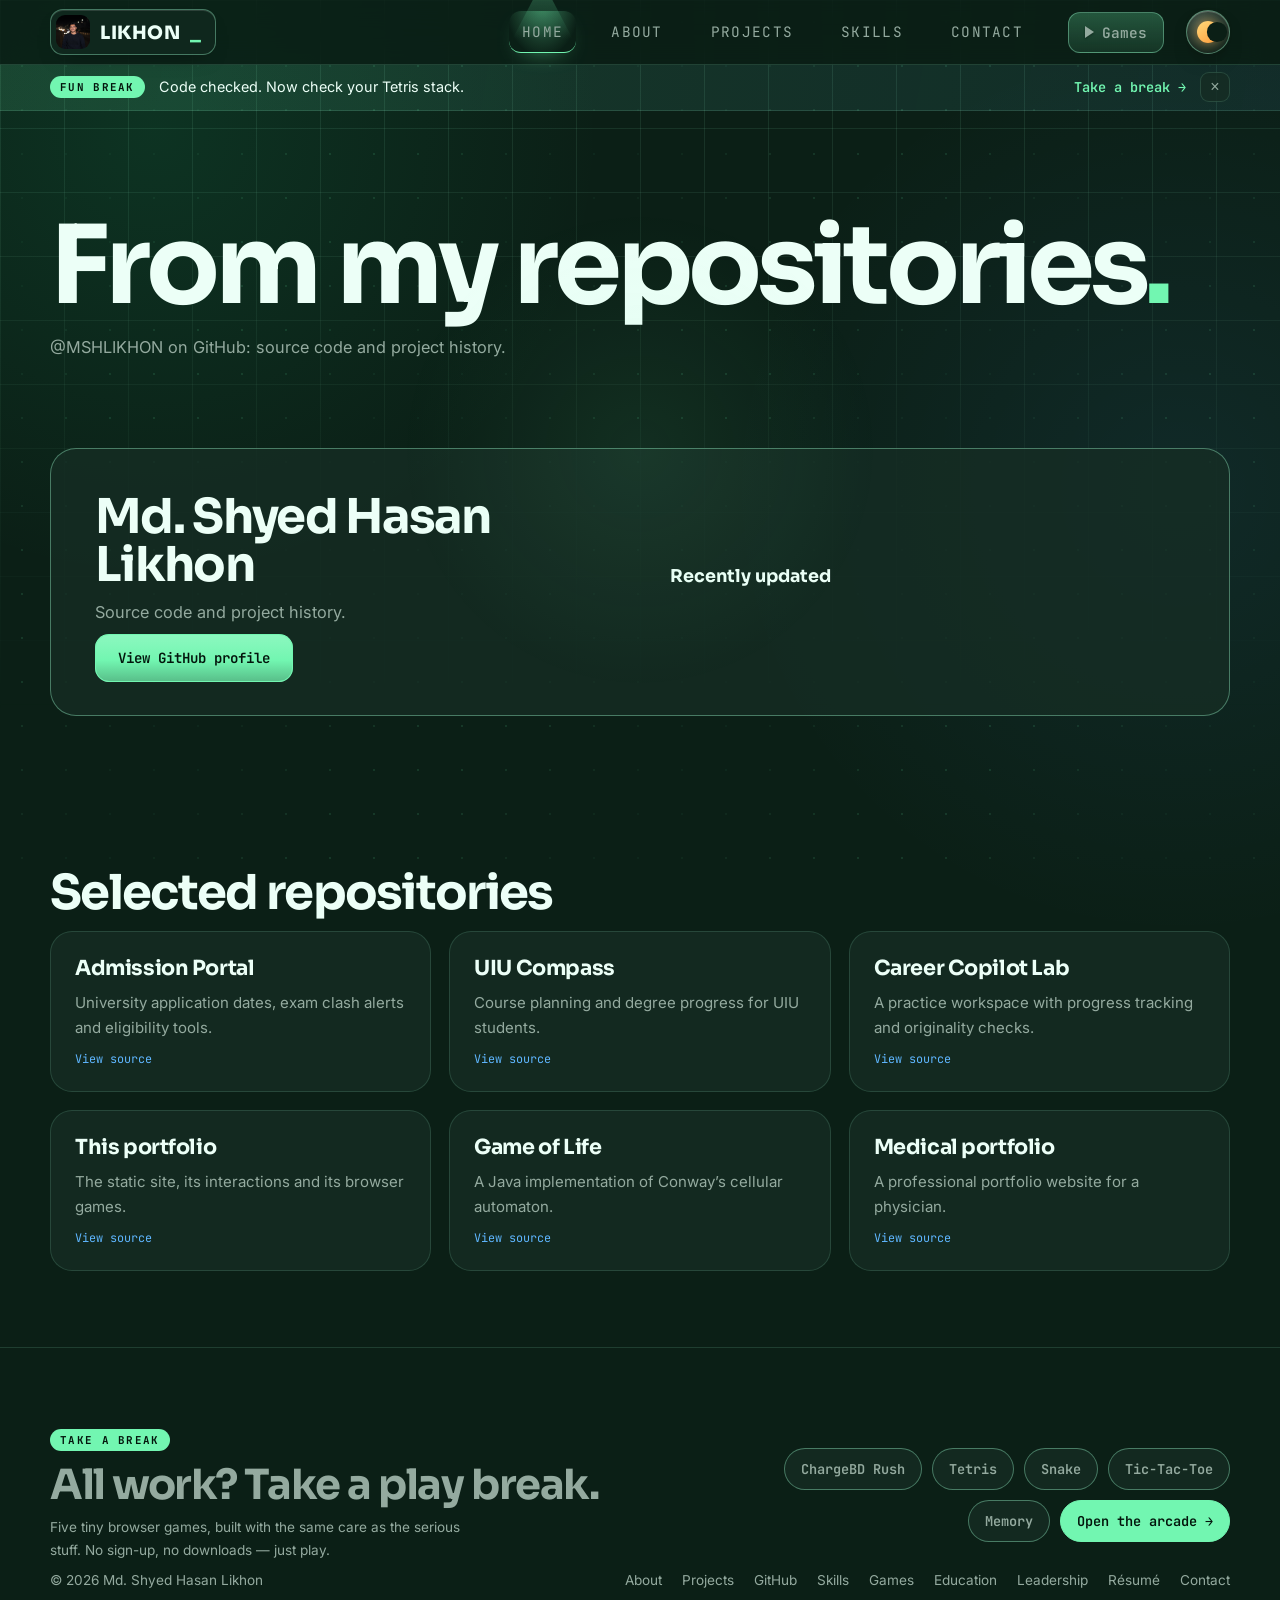
<file: github.html>
<!doctype html>
<html lang="en" data-theme="dark">
<head>
<meta charset="utf-8">
<meta name="viewport" content="width=device-width,initial-scale=1,viewport-fit=cover">
<title>GitHub | Md. Shyed Hasan Likhon</title>
<meta name="description" content="GitHub profile and repositories of Md. Shyed Hasan Likhon (MSHLIKHON): code, projects and recent activity.">
<link rel="canonical" href="https://mshlikhon.github.io/github.html">
<meta property="og:title" content="GitHub | Md. Shyed Hasan Likhon">
<meta property="og:description" content="GitHub profile and repositories of Md. Shyed Hasan Likhon (MSHLIKHON): code, projects and recent activity.">
<meta property="og:type" content="website">
<meta property="og:url" content="https://mshlikhon.github.io/github.html">
<meta property="og:image" content="https://mshlikhon.github.io/assets/og-card.jpg">
<meta name="twitter:card" content="summary_large_image">
<meta name="theme-color" content="#0b1f16">
<link rel="icon" href="assets/favicon.svg" type="image/svg+xml">
<link rel="preconnect" href="https://fonts.googleapis.com"><link rel="preconnect" href="https://fonts.gstatic.com" crossorigin>
<link rel="stylesheet" href="https://fonts.googleapis.com/css2?family=Sora:wght@400..800&family=Inter:wght@300..800&family=JetBrains+Mono:wght@400..700&family=Hind+Siliguri:wght@500;600&display=swap">
<link rel="stylesheet" href="assets/site.css">
<script>try{var t=localStorage.getItem("theme");if(t)document.documentElement.dataset.theme=t}catch(e){}</script>
</head>
<body>
<div id="bar"></div><canvas id="field" aria-hidden="true"></canvas><div id="pv" aria-hidden="true"><img alt=""></div>
<header><nav class="w" aria-label="Primary"><a class="brand" href="index.html"><img class="brand-av" src="assets/profile-avatar-v2.jpg" alt="" width="34" height="34">LIKHON<i>_</i></a><div class="ls"><a href="index.html">Home</a><a href="about.html">About</a><a href="projects.html">Projects</a><a href="skills.html">Skills</a><a href="contact.html">Contact</a></div><a class="game-btn" href="games.html"><span class="gb-tri" aria-hidden="true"></span>Games</a><button id="theme" class="theme-btn" type="button" aria-label="Switch light or dark theme"><span class="eclipse" aria-hidden="true"><span class="ecl-core"></span><span class="ecl-shadow"></span></span></button><button id="mt" class="mt" type="button" aria-label="Menu" aria-expanded="false">Menu</button></nav></header>
<div class="funbar"><div class="w fb-in"><span class="fb-tag">Fun break</span><p>Code checked. Now check your Tetris stack.</p><a href="games.html">Take a break →</a><button class="fb-x" type="button" aria-label="Dismiss announcement">×</button></div></div>
<main id="top"><section class="ph"><div class="w"><h1>From my repositories<i>.</i></h1><p class="lead">@MSHLIKHON on GitHub: source code and project history.</p></div></section><section class="sec"><div class="w"><div class="feat"><div><h2>Md. Shyed Hasan Likhon</h2><p class="lead" id="gs" style="margin:0 0 18px">Source code and project history.</p><a class="btn p" href="https://github.com/MSHLIKHON" target="_blank" rel="noopener">View GitHub profile</a></div><div><h3 style="margin:0 0 12px;font:700 1.1rem var(--d)">Recently updated</h3><div id="ga" style="display:grid;gap:12px"></div></div></div></div></section><section class="sec"><div class="w"><h2>Selected repositories</h2><div class="g3"><a class="cd" href="https://github.com/MSHLIKHON/addmission-protal-2026" target="_blank" rel="noopener"><h3>Admission Portal</h3><p>University application dates, exam clash alerts and eligibility tools.</p><span class="k">View source</span></a><a class="cd" href="https://github.com/MSHLIKHON/uiu-compass" target="_blank" rel="noopener"><h3>UIU Compass</h3><p>Course planning and degree progress for UIU students.</p><span class="k">View source</span></a><a class="cd" href="https://github.com/MSHLIKHON/career_copilot_lab" target="_blank" rel="noopener"><h3>Career Copilot Lab</h3><p>A practice workspace with progress tracking and originality checks.</p><span class="k">View source</span></a><a class="cd" href="https://github.com/MSHLIKHON/mshlikhon.github.io" target="_blank" rel="noopener"><h3>This portfolio</h3><p>The static site, its interactions and its browser games.</p><span class="k">View source</span></a><a class="cd" href="https://github.com/MSHLIKHON/Game-of-life" target="_blank" rel="noopener"><h3>Game of Life</h3><p>A Java implementation of Conway’s cellular automaton.</p><span class="k">View source</span></a><a class="cd" href="https://github.com/MSHLIKHON/dr-pritom-medical-portfolio" target="_blank" rel="noopener"><h3>Medical portfolio</h3><p>A professional portfolio website for a physician.</p><span class="k">View source</span></a></div></div></section><script>(()=>{const U='https://api.github.com/users/MSHLIKHON';fetch(U).then(r=>r.json()).then(u=>{if(u.public_repos!=null)document.getElementById('gs').textContent=u.public_repos+' public repositories and '+u.followers+' followers.'}).catch(()=>{});fetch(U+'/repos?sort=pushed&per_page=4').then(r=>r.json()).then(a=>{const l=document.getElementById('ga');if(!Array.isArray(a))return;a.forEach(r=>{const e=document.createElement('a');e.className='cd';e.href=r.html_url;e.target='_blank';e.rel='noopener';const h=document.createElement('h3'),p=document.createElement('p'),k=document.createElement('span');h.textContent=r.name;p.textContent=r.description||'No description yet.';k.className='k';k.textContent=(r.language||'Mixed')+', updated '+new Date(r.pushed_at).toLocaleDateString('en-GB',{month:'short',year:'numeric'});e.append(h,p,k);l.append(e)})}).catch(()=>{})})();</script></main>
<footer><div class="w funseg"><div class="funseg-copy"><span class="fb-tag">Take a break</span><h2>All work? Take a play break.</h2><p>Five tiny browser games, built with the same care as the serious stuff. No sign-up, no downloads — just play.</p></div><div class="chips"><a href="games.html">ChargeBD Rush</a><a href="games.html">Tetris</a><a href="games.html">Snake</a><a href="games.html">Tic-Tac-Toe</a><a href="games.html">Memory</a><a class="chip-go" href="games.html">Open the arcade →</a></div></div><div class="w fr"><span>© 2026 Md. Shyed Hasan Likhon</span><div><a href="about.html">About</a><a href="projects.html">Projects</a><a href="github.html">GitHub</a><a href="skills.html">Skills</a><a href="games.html">Games</a><a href="education.html">Education</a><a href="leadership.html">Leadership</a><a href="resume.html">Résumé</a><a href="contact.html">Contact</a></div></div></footer>
<script defer src="assets/site.js"></script>
</body>
</html>
</file>
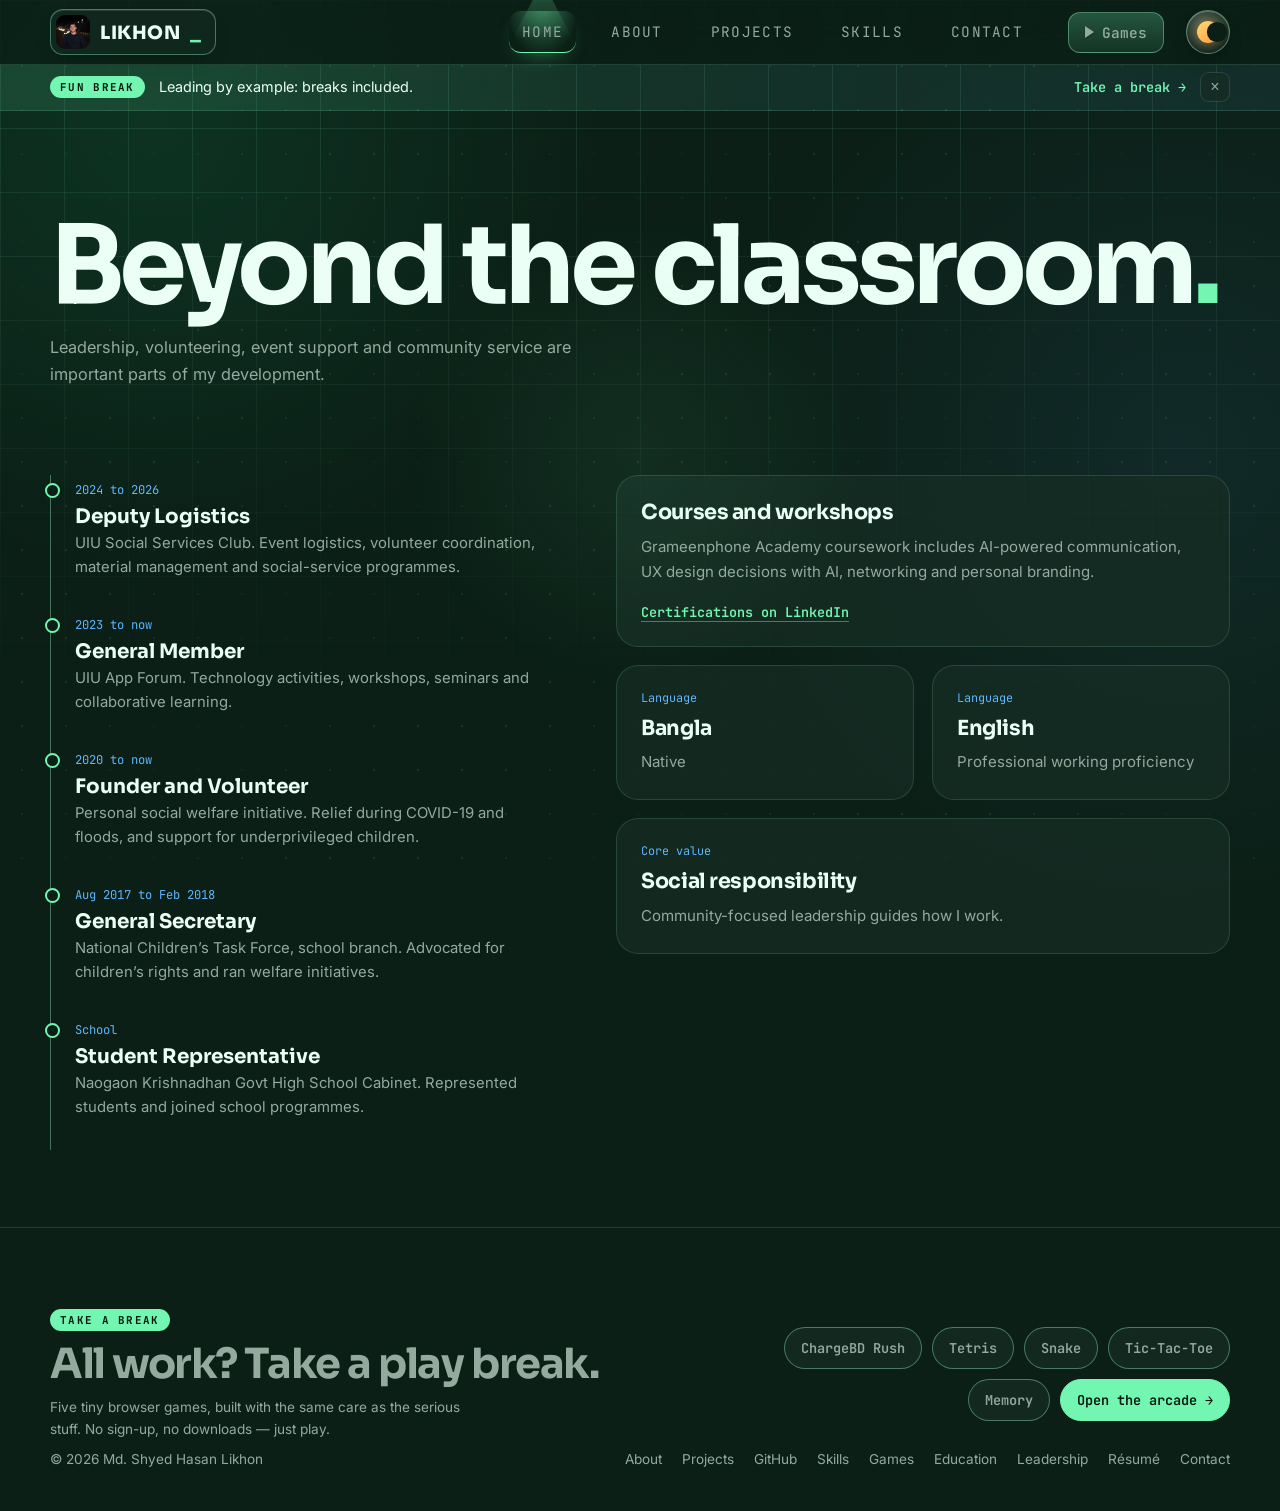
<file: leadership.html>
<!doctype html>
<html lang="en" data-theme="dark">
<head>
<meta charset="utf-8">
<meta name="viewport" content="width=device-width,initial-scale=1,viewport-fit=cover">
<title>Leadership | Md. Shyed Hasan Likhon</title>
<meta name="description" content="Leadership, volunteering and community work of Md. Shyed Hasan Likhon, including UIU Social Services Club and UIU App Forum.">
<link rel="canonical" href="https://mshlikhon.github.io/leadership.html">
<meta property="og:title" content="Leadership | Md. Shyed Hasan Likhon">
<meta property="og:description" content="Leadership, volunteering and community work of Md. Shyed Hasan Likhon, including UIU Social Services Club and UIU App Forum.">
<meta property="og:type" content="website">
<meta property="og:url" content="https://mshlikhon.github.io/leadership.html">
<meta property="og:image" content="https://mshlikhon.github.io/assets/og-card.jpg">
<meta name="twitter:card" content="summary_large_image">
<meta name="theme-color" content="#0b1f16">
<link rel="icon" href="assets/favicon.svg" type="image/svg+xml">
<link rel="preconnect" href="https://fonts.googleapis.com"><link rel="preconnect" href="https://fonts.gstatic.com" crossorigin>
<link rel="stylesheet" href="https://fonts.googleapis.com/css2?family=Sora:wght@400..800&family=Inter:wght@300..800&family=JetBrains+Mono:wght@400..700&family=Hind+Siliguri:wght@500;600&display=swap">
<link rel="stylesheet" href="assets/site.css">
<script>try{var t=localStorage.getItem("theme");if(t)document.documentElement.dataset.theme=t}catch(e){}</script>
</head>
<body>
<div id="bar"></div><canvas id="field" aria-hidden="true"></canvas><div id="pv" aria-hidden="true"><img alt=""></div>
<header><nav class="w" aria-label="Primary"><a class="brand" href="index.html"><img class="brand-av" src="assets/profile-avatar-v2.jpg" alt="" width="34" height="34">LIKHON<i>_</i></a><div class="ls"><a href="index.html">Home</a><a href="about.html">About</a><a href="projects.html">Projects</a><a href="skills.html">Skills</a><a href="contact.html">Contact</a></div><a class="game-btn" href="games.html"><span class="gb-tri" aria-hidden="true"></span>Games</a><button id="theme" class="theme-btn" type="button" aria-label="Switch light or dark theme"><span class="eclipse" aria-hidden="true"><span class="ecl-core"></span><span class="ecl-shadow"></span></span></button><button id="mt" class="mt" type="button" aria-label="Menu" aria-expanded="false">Menu</button></nav></header>
<div class="funbar"><div class="w fb-in"><span class="fb-tag">Fun break</span><p>Leading by example: breaks included.</p><a href="games.html">Take a break →</a><button class="fb-x" type="button" aria-label="Dismiss announcement">×</button></div></div>
<main id="top"><section class="ph"><div class="w"><h1>Beyond the classroom<i>.</i></h1><p class="lead">Leadership, volunteering, event support and community service are important parts of my development.</p></div></section><section class="sec"><div class="w"><div class="jg"><ol class="tl"><li><time>2024 to 2026</time><h3>Deputy Logistics</h3><p>UIU Social Services Club. Event logistics, volunteer coordination, material management and social-service programmes.</p></li><li><time>2023 to now</time><h3>General Member</h3><p>UIU App Forum. Technology activities, workshops, seminars and collaborative learning.</p></li><li><time>2020 to now</time><h3>Founder and Volunteer</h3><p>Personal social welfare initiative. Relief during COVID-19 and floods, and support for underprivileged children.</p></li><li><time>Aug 2017 to Feb 2018</time><h3>General Secretary</h3><p>National Children’s Task Force, school branch. Advocated for children’s rights and ran welfare initiatives.</p></li><li><time>School</time><h3>Student Representative</h3><p>Naogaon Krishnadhan Govt High School Cabinet. Represented students and joined school programmes.</p></li></ol><div style="display:grid;gap:18px;align-content:start"><article class="cd"><h3>Courses and workshops</h3><p>Grameenphone Academy coursework includes AI-powered communication, UX design decisions with AI, networking and personal branding.</p><div class="ln"><a href="https://www.linkedin.com/in/mshlikhon/" target="_blank" rel="noopener">Certifications on LinkedIn</a></div></article><div class="g2"><article class="cd"><span class="k">Language</span><h3>Bangla</h3><p>Native</p></article><article class="cd"><span class="k">Language</span><h3>English</h3><p>Professional working proficiency</p></article></div><article class="cd"><span class="k">Core value</span><h3>Social responsibility</h3><p>Community-focused leadership guides how I work.</p></article></div></div></div></section></main>
<footer><div class="w funseg"><div class="funseg-copy"><span class="fb-tag">Take a break</span><h2>All work? Take a play break.</h2><p>Five tiny browser games, built with the same care as the serious stuff. No sign-up, no downloads — just play.</p></div><div class="chips"><a href="games.html">ChargeBD Rush</a><a href="games.html">Tetris</a><a href="games.html">Snake</a><a href="games.html">Tic-Tac-Toe</a><a href="games.html">Memory</a><a class="chip-go" href="games.html">Open the arcade →</a></div></div><div class="w fr"><span>© 2026 Md. Shyed Hasan Likhon</span><div><a href="about.html">About</a><a href="projects.html">Projects</a><a href="github.html">GitHub</a><a href="skills.html">Skills</a><a href="games.html">Games</a><a href="education.html">Education</a><a href="leadership.html">Leadership</a><a href="resume.html">Résumé</a><a href="contact.html">Contact</a></div></div></footer>
<script defer src="assets/site.js"></script>
</body>
</html>
</file>
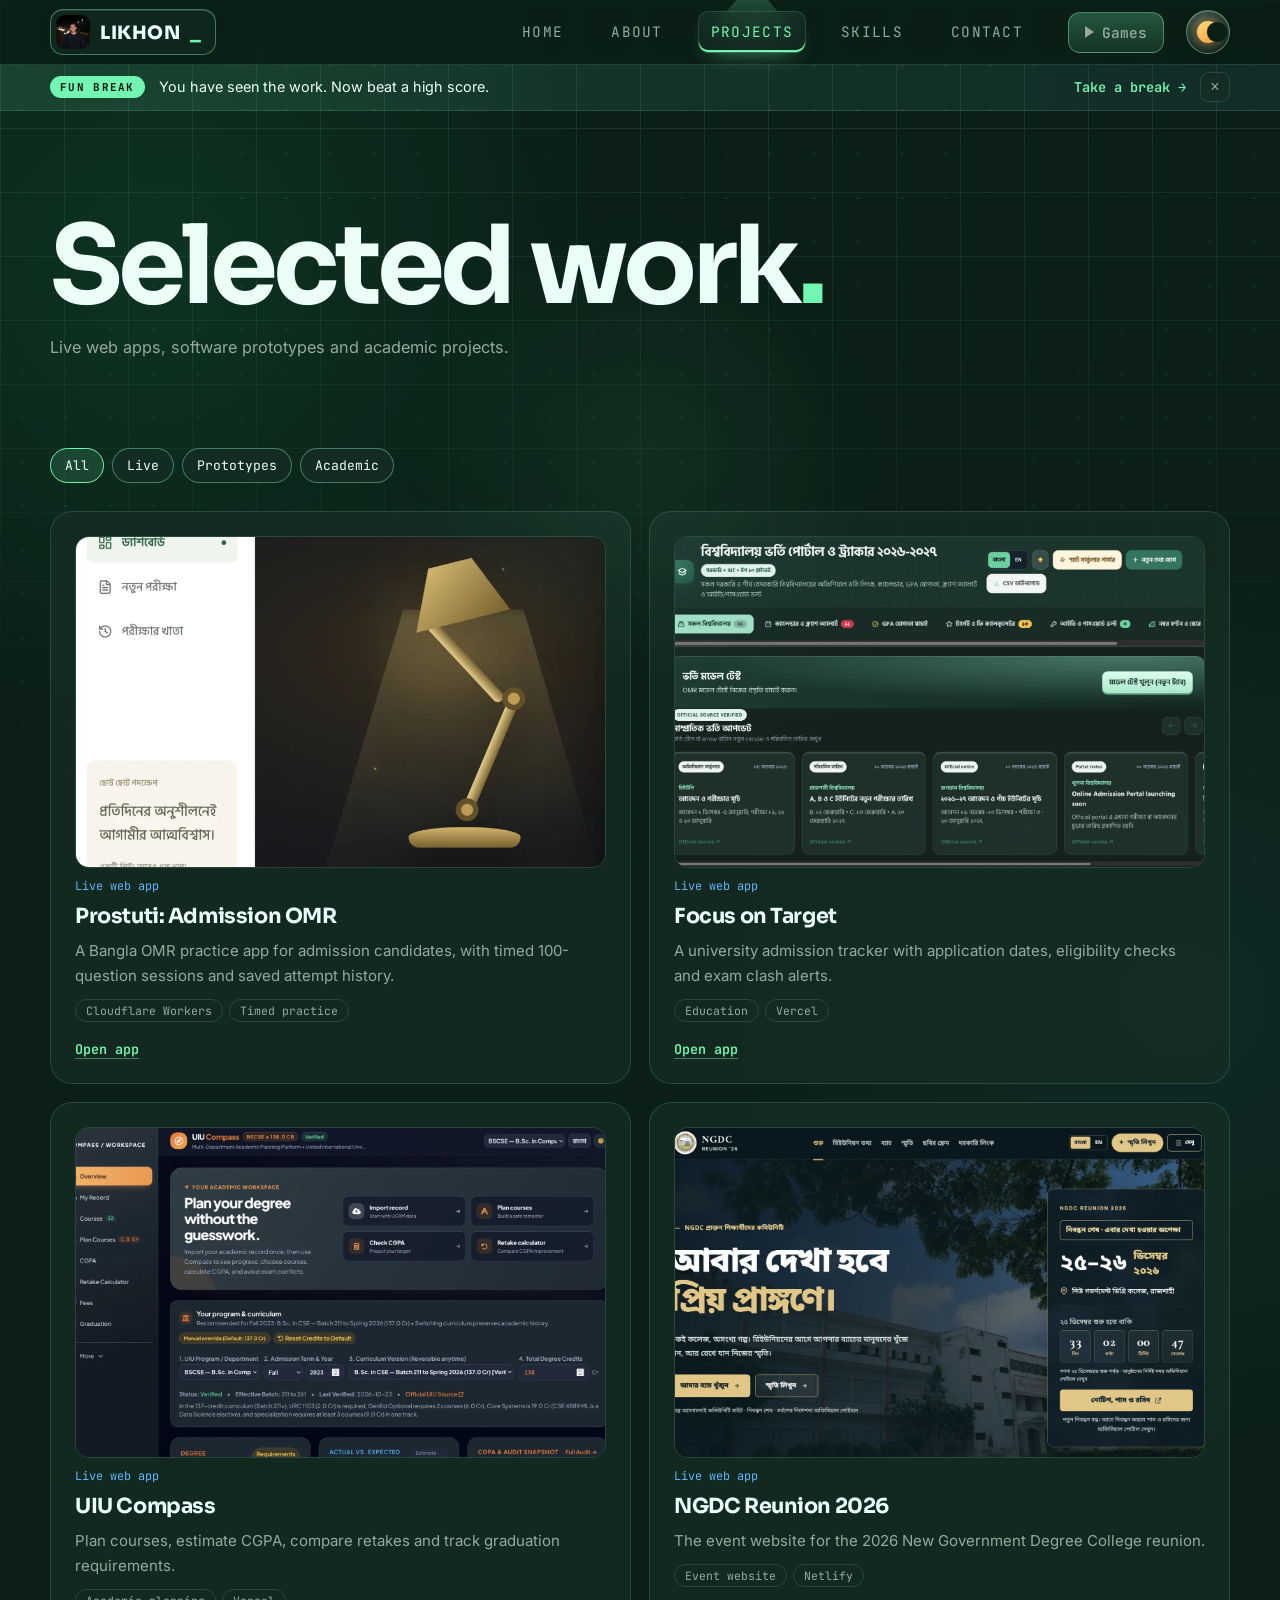
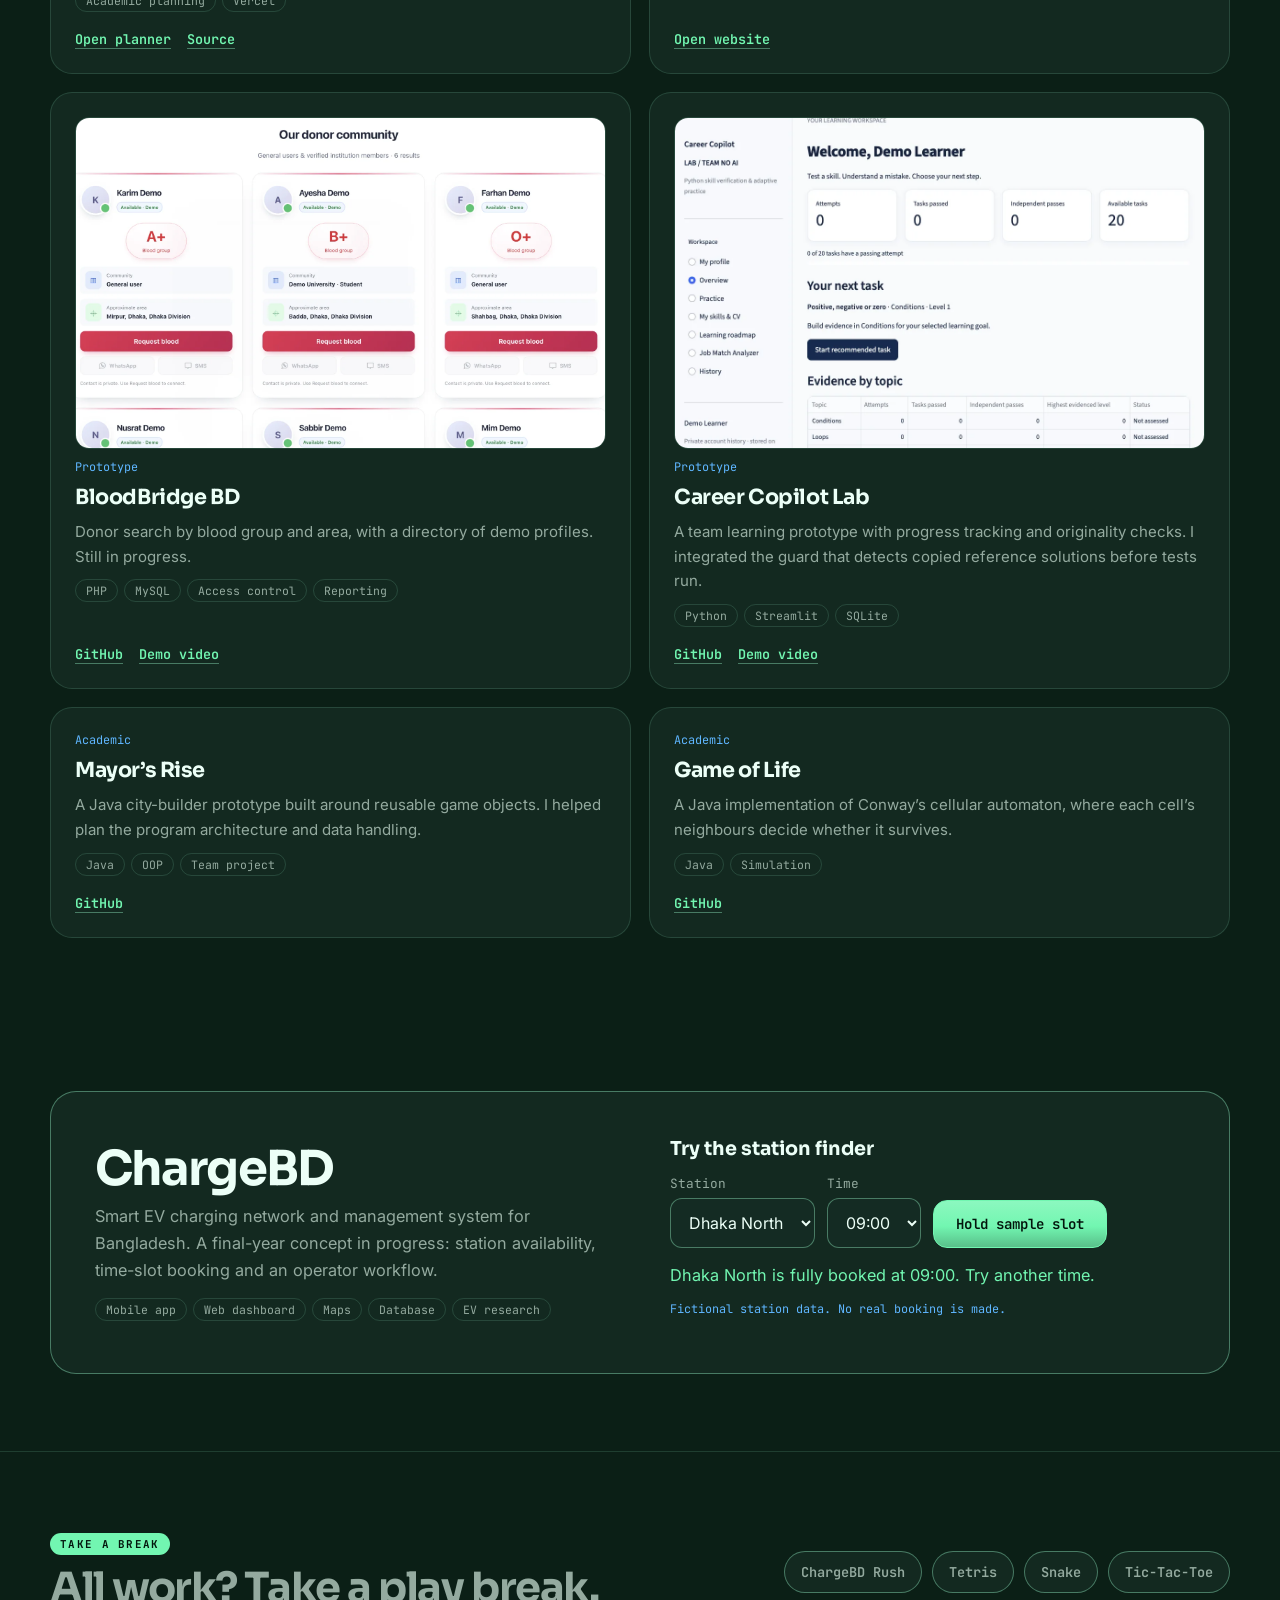
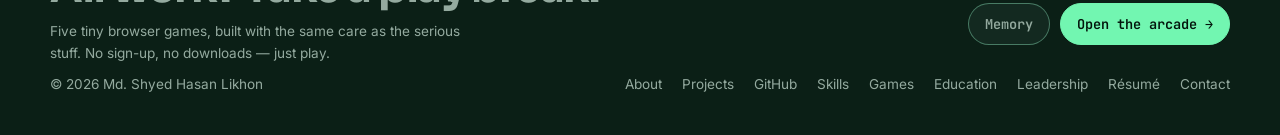
<file: projects.html>
<!doctype html>
<html lang="en" data-theme="dark">
<head>
<meta charset="utf-8">
<meta name="viewport" content="width=device-width,initial-scale=1,viewport-fit=cover">
<title>Projects | Md. Shyed Hasan Likhon</title>
<meta name="description" content="Selected projects by Md. Shyed Hasan Likhon: Prostuti, Focus on Target, UIU Compass, BloodBridge BD, Career Copilot Lab and the ChargeBD concept.">
<link rel="canonical" href="https://mshlikhon.github.io/projects.html">
<meta property="og:title" content="Projects | Md. Shyed Hasan Likhon">
<meta property="og:description" content="Selected projects by Md. Shyed Hasan Likhon: Prostuti, Focus on Target, UIU Compass, BloodBridge BD, Career Copilot Lab and the ChargeBD concept.">
<meta property="og:type" content="website">
<meta property="og:url" content="https://mshlikhon.github.io/projects.html">
<meta property="og:image" content="https://mshlikhon.github.io/assets/og-card.jpg">
<meta name="twitter:card" content="summary_large_image">
<meta name="theme-color" content="#0b1f16">
<link rel="icon" href="assets/favicon.svg" type="image/svg+xml">
<link rel="preconnect" href="https://fonts.googleapis.com"><link rel="preconnect" href="https://fonts.gstatic.com" crossorigin>
<link rel="stylesheet" href="https://fonts.googleapis.com/css2?family=Sora:wght@400..800&family=Inter:wght@300..800&family=JetBrains+Mono:wght@400..700&family=Hind+Siliguri:wght@500;600&display=swap">
<link rel="stylesheet" href="assets/site.css">
<script>try{var t=localStorage.getItem("theme");if(t)document.documentElement.dataset.theme=t}catch(e){}</script>
</head>
<body>
<div id="bar"></div><canvas id="field" aria-hidden="true"></canvas><div id="pv" aria-hidden="true"><img alt=""></div>
<header><nav class="w" aria-label="Primary"><a class="brand" href="index.html"><img class="brand-av" src="assets/profile-avatar-v2.jpg" alt="" width="34" height="34">LIKHON<i>_</i></a><div class="ls"><a href="index.html">Home</a><a href="about.html">About</a><a href="projects.html" aria-current="page">Projects</a><a href="skills.html">Skills</a><a href="contact.html">Contact</a></div><a class="game-btn" href="games.html"><span class="gb-tri" aria-hidden="true"></span>Games</a><button id="theme" class="theme-btn" type="button" aria-label="Switch light or dark theme"><span class="eclipse" aria-hidden="true"><span class="ecl-core"></span><span class="ecl-shadow"></span></span></button><button id="mt" class="mt" type="button" aria-label="Menu" aria-expanded="false">Menu</button></nav></header>
<div class="funbar"><div class="w fb-in"><span class="fb-tag">Fun break</span><p>You have seen the work. Now beat a high score.</p><a href="games.html">Take a break →</a><button class="fb-x" type="button" aria-label="Dismiss announcement">×</button></div></div>
<main id="top"><section class="ph"><div class="w"><h1>Selected work<i>.</i></h1><p class="lead">Live web apps, software prototypes and academic projects.</p></div></section><section class="sec"><div class="w"><div class="fl" role="group" aria-label="Filter projects"><button type="button" data-filter="all" aria-pressed="true">All</button><button type="button" data-filter="live" aria-pressed="false">Live</button><button type="button" data-filter="proto" aria-pressed="false">Prototypes</button><button type="button" data-filter="academic" aria-pressed="false">Academic</button></div><div class="g2"><article class="cd" data-k="live"><img src="assets/work-prostuti.webp" alt="" loading="lazy"><span class="k">Live web app</span><h3>Prostuti: Admission OMR</h3><p>A Bangla OMR practice app for admission candidates, with timed 100-question sessions and saved attempt history.</p><div class="tg"><span>Cloudflare Workers</span><span>Timed practice</span></div><div class="ln"><a href="https://admission-omr.myselfmshl.workers.dev/" target="_blank" rel="noopener">Open app</a></div></article><article class="cd" data-k="live"><img src="assets/work-admission-tracker.webp" alt="" loading="lazy"><span class="k">Live web app</span><h3>Focus on Target</h3><p>A university admission tracker with application dates, eligibility checks and exam clash alerts.</p><div class="tg"><span>Education</span><span>Vercel</span></div><div class="ln"><a href="https://focusontarget-hsc.vercel.app/" target="_blank" rel="noopener">Open app</a></div></article><article class="cd" data-k="live"><img src="assets/work-compass.webp" alt="" loading="lazy"><span class="k">Live web app</span><h3>UIU Compass</h3><p>Plan courses, estimate CGPA, compare retakes and track graduation requirements.</p><div class="tg"><span>Academic planning</span><span>Vercel</span></div><div class="ln"><a href="https://uiucompass.vercel.app/" target="_blank" rel="noopener">Open planner</a><a href="https://github.com/MSHLIKHON/uiu-compass" target="_blank" rel="noopener">Source</a></div></article><article class="cd" data-k="live"><img src="assets/work-reunion.webp" alt="" loading="lazy"><span class="k">Live web app</span><h3>NGDC Reunion 2026</h3><p>The event website for the 2026 New Government Degree College reunion.</p><div class="tg"><span>Event website</span><span>Netlify</span></div><div class="ln"><a href="https://ngdc-reunion-2026.netlify.app/" target="_blank" rel="noopener">Open website</a></div></article><article class="cd" data-k="proto"><img src="assets/work-bloodbridge-donors.webp" alt="" loading="lazy"><span class="k">Prototype</span><h3>BloodBridge BD</h3><p>Donor search by blood group and area, with a directory of demo profiles. Still in progress.</p><div class="tg"><span>PHP</span><span>MySQL</span><span>Access control</span><span>Reporting</span></div><div class="ln"><a href="https://github.com/MSHLIKHON/BloodBridge-BD" target="_blank" rel="noopener">GitHub</a><a href="assets/bloodbridge.webm">Demo video</a></div></article><article class="cd" data-k="proto"><img src="assets/copilot.webp" alt="" loading="lazy"><span class="k">Prototype</span><h3>Career Copilot Lab</h3><p>A team learning prototype with progress tracking and originality checks. I integrated the guard that detects copied reference solutions before tests run.</p><div class="tg"><span>Python</span><span>Streamlit</span><span>SQLite</span></div><div class="ln"><a href="https://github.com/MSHLIKHON/career_copilot_lab" target="_blank" rel="noopener">GitHub</a><a href="assets/copilot.webm">Demo video</a></div></article><article class="cd" data-k="academic"><span class="k">Academic</span><h3>Mayor’s Rise</h3><p>A Java city-builder prototype built around reusable game objects. I helped plan the program architecture and data handling.</p><div class="tg"><span>Java</span><span>OOP</span><span>Team project</span></div><div class="ln"><a href="https://github.com/ashad-abir/Mayor-s-Rise/" target="_blank" rel="noopener">GitHub</a></div></article><article class="cd" data-k="academic"><span class="k">Academic</span><h3>Game of Life</h3><p>A Java implementation of Conway’s cellular automaton, where each cell’s neighbours decide whether it survives.</p><div class="tg"><span>Java</span><span>Simulation</span></div><div class="ln"><a href="https://github.com/MSHLIKHON/Game-of-life" target="_blank" rel="noopener">GitHub</a></div></article></div></div></section><section class="sec"><div class="w"><div class="feat" id="chargebd"><div><h2>ChargeBD</h2><p class="lead" style="margin:0 0 14px">Smart EV charging network and management system for Bangladesh. A final-year concept in progress: station availability, time-slot booking and an operator workflow.</p><div class="tg"><span>Mobile app</span><span>Web dashboard</span><span>Maps</span><span>Database</span><span>EV research</span></div></div><div><h3 style="margin:0 0 14px;font:700 1.2rem var(--d)">Try the station finder</h3><div class="sim"><label>Station<select class="sel" id="cs"><option>Dhaka North</option><option>Dhaka South</option></select></label><label>Time<select class="sel" id="ct"><option>09:00</option><option>14:00</option><option>17:30</option></select></label><button class="btn p" id="ch" type="button">Hold sample slot</button></div><p id="co" role="status" style="color:var(--ac);margin:14px 0 4px"></p><p class="k">Fictional station data. No real booking is made.</p></div></div></div></section><script>(()=>{const a={'Dhaka North':{'09:00':0,'14:00':2,'17:30':1},'Dhaka South':{'09:00':3,'14:00':0,'17:30':2}},s=document.getElementById('cs'),t=document.getElementById('ct'),o=document.getElementById('co');const f=()=>{const n=a[s.value][t.value];o.textContent=n?n+' bays free at '+s.value+' at '+t.value+'.':s.value+' is fully booked at '+t.value+'. Try another time.'};s.onchange=t.onchange=f;f();document.getElementById('ch').onclick=()=>{const n=a[s.value][t.value];if(!n){f();return}a[s.value][t.value]--;o.textContent='Slot held at '+s.value+' for '+t.value+'. Sample only, nothing was booked.'}})();</script></main>
<footer><div class="w funseg"><div class="funseg-copy"><span class="fb-tag">Take a break</span><h2>All work? Take a play break.</h2><p>Five tiny browser games, built with the same care as the serious stuff. No sign-up, no downloads — just play.</p></div><div class="chips"><a href="games.html">ChargeBD Rush</a><a href="games.html">Tetris</a><a href="games.html">Snake</a><a href="games.html">Tic-Tac-Toe</a><a href="games.html">Memory</a><a class="chip-go" href="games.html">Open the arcade →</a></div></div><div class="w fr"><span>© 2026 Md. Shyed Hasan Likhon</span><div><a href="about.html">About</a><a href="projects.html">Projects</a><a href="github.html">GitHub</a><a href="skills.html">Skills</a><a href="games.html">Games</a><a href="education.html">Education</a><a href="leadership.html">Leadership</a><a href="resume.html">Résumé</a><a href="contact.html">Contact</a></div></div></footer>
<script defer src="assets/site.js"></script>
</body>
</html>
</file>
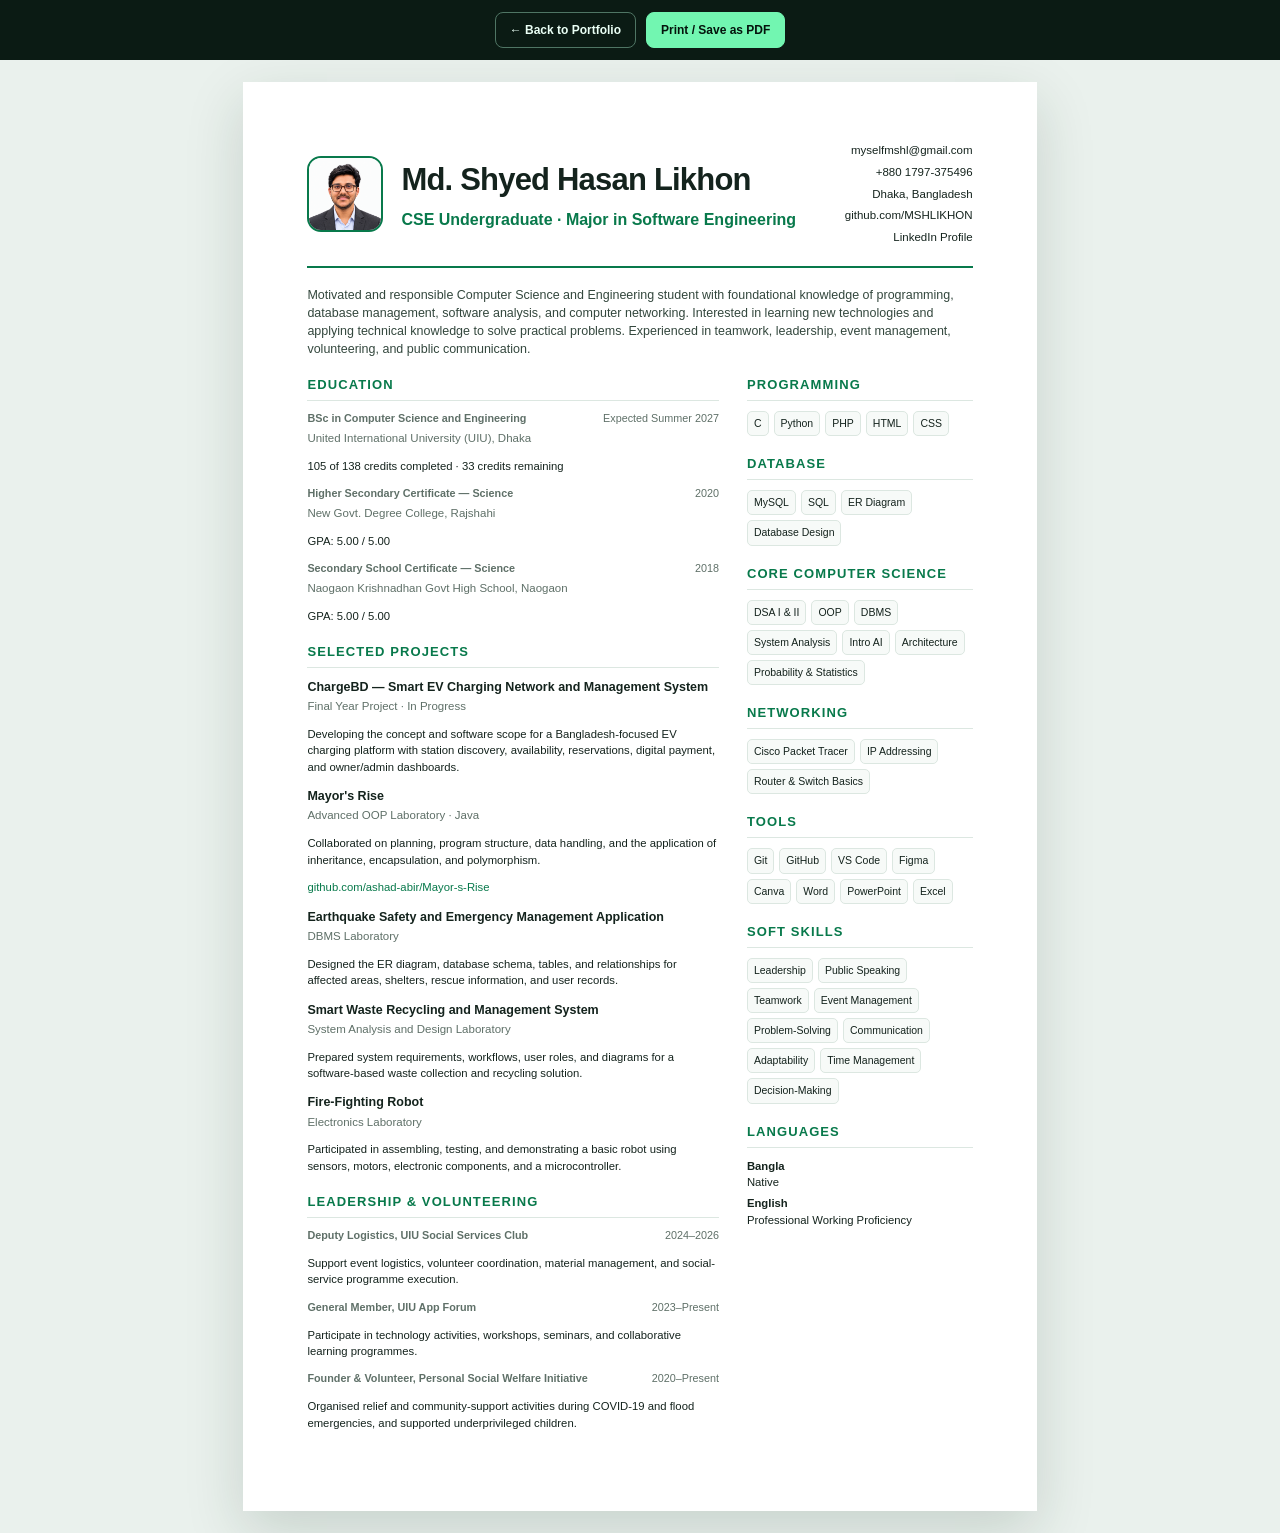
<file: resume.html>
<!doctype html>
<html lang="en">
<head>
  <meta charset="utf-8" />
  <meta name="viewport" content="width=device-width, initial-scale=1" />
  <meta name="description" content="Resume of Md. Shyed Hasan Likhon, a software developer and UIU CSE undergraduate with experience in Python, PHP, Java, SQL, and databases." />
  <meta name="robots" content="index, follow" />
  <link rel="canonical" href="https://mshlikhon.github.io/resume.html" />
  <title>Software Developer Resume | Md. Shyed Hasan Likhon</title>
  <link rel="icon" href="assets/favicon.svg" type="image/svg+xml" />
  <style>
    :root { --ink:#14231d; --muted:#5f7068; --accent:#08794b; --line:#dce7e1; --paper:#fff; --bg:#eaf1ed; }
    * { box-sizing:border-box; }
    body { margin:0; color:var(--ink); background:var(--bg); font-family:Arial, Helvetica, sans-serif; line-height:1.45; }
    .toolbar { position:sticky; top:0; z-index:10; display:flex; justify-content:center; gap:10px; padding:12px; background:#0b1b14; }
    .toolbar a,.toolbar button { padding:10px 14px; border:1px solid #4f7564; border-radius:8px; color:#eafff5; background:transparent; font:700 12px Arial; cursor:pointer; text-decoration:none; }
    .toolbar button { color:#04130c; background:#72f6b1; border-color:#72f6b1; }
    .page { width:210mm; min-height:297mm; margin:22px auto; padding:16mm 17mm; background:var(--paper); box-shadow:0 20px 55px rgba(16,47,33,.16); }
    header { display:grid; grid-template-columns:auto 1fr auto; align-items:center; gap:18px; padding-bottom:20px; border-bottom:2px solid var(--accent); }
    .resume-avatar { position:relative; display:grid; place-items:center; width:76px; height:76px; overflow:hidden; border:2px solid var(--accent); border-radius:14px; color:var(--accent); background:#f2faf6; font-weight:800; }
    .resume-photo { position:absolute; inset:0; width:100%; height:100%; object-fit:cover; object-position:center 22%; opacity:0; }
    .resume-avatar.has-photo .resume-photo { opacity:1; }
    .resume-avatar.has-photo span { opacity:0; }
    h1 { margin:0 0 5px; font-size:31px; letter-spacing:-.8px; }
    .title { color:var(--accent); font-weight:700; }
    .contact { display:grid; gap:5px; text-align:right; font-size:11.5px; }
    .contact a { color:inherit; text-decoration:none; }
    .summary { margin:18px 0; color:#33473d; font-size:12.5px; }
    .grid { display:grid; grid-template-columns:1.55fr .85fr; gap:28px; }
    section { margin-bottom:19px; }
    h2 { margin:0 0 10px; padding-bottom:5px; border-bottom:1px solid var(--line); color:var(--accent); font-size:13px; text-transform:uppercase; letter-spacing:1.1px; }
    h3 { margin:0 0 2px; font-size:12.5px; }
    h4 { margin:0 0 4px; color:var(--muted); font-size:11.5px; font-weight:500; }
    p,li { font-size:11.3px; }
    ul { margin:5px 0 0; padding-left:17px; }
    li { margin-bottom:3px; }
    .item { margin-bottom:12px; break-inside:avoid; }
    .meta { display:flex; justify-content:space-between; gap:10px; margin-bottom:3px; color:var(--muted); font-size:10.8px; }
    .chips { display:flex; flex-wrap:wrap; gap:5px; }
    .chips span { padding:4px 6px; border:1px solid var(--line); border-radius:5px; background:#f7faf8; font-size:10.5px; }
    .side p { margin:5px 0; }
    .link { color:var(--accent); overflow-wrap:anywhere; }
    @media (max-width:850px) { .page{width:auto; min-height:0; margin:0; padding:26px 20px; box-shadow:none;} header{grid-template-columns:auto 1fr}.contact{grid-column:1 / -1;text-align:left}.grid{grid-template-columns:1fr}.toolbar{position:static} }
    @media print { @page { size:A4; margin:0; } body{background:#fff}.toolbar{display:none}.page{margin:0; box-shadow:none; width:210mm; min-height:297mm;} a{color:inherit!important;text-decoration:none!important;} }
  </style>
</head>
<body>
  <div class="toolbar"><a href="index.html">← Back to Portfolio</a><button type="button" onclick="window.print()">Print / Save as PDF</button></div>
  <article class="page">
    <header>
      <div class="resume-avatar">
        <img class="resume-photo" src="assets/likhon-professional.png" width="1086" height="1448" loading="eager" decoding="async" fetchpriority="high" alt="Portrait of Md. Shyed Hasan Likhon" onload="this.parentElement.classList.add('has-photo')" onerror="this.remove()" />
        <span aria-hidden="true">MSL</span>
      </div>
      <div><h1>Md. Shyed Hasan Likhon</h1><div class="title">CSE Undergraduate · Major in Software Engineering</div></div>
      <div class="contact">
        <a href="mailto:myselfmshl@gmail.com">myselfmshl@gmail.com</a>
        <a href="tel:+8801797375496">+880 1797-375496</a>
        <span>Dhaka, Bangladesh</span>
        <a href="https://github.com/MSHLIKHON">github.com/MSHLIKHON</a>
        <a href="https://www.linkedin.com/in/mshlikhon/">LinkedIn Profile</a>
      </div>
    </header>

    <p class="summary">Motivated and responsible Computer Science and Engineering student with foundational knowledge of programming, database management, software analysis, and computer networking. Interested in learning new technologies and applying technical knowledge to solve practical problems. Experienced in teamwork, leadership, event management, volunteering, and public communication.</p>

    <div class="grid">
      <main>
        <section>
          <h2>Education</h2>
          <div class="item"><div class="meta"><strong>BSc in Computer Science and Engineering</strong><span>Expected Summer 2027</span></div><h4>United International University (UIU), Dhaka</h4><p>105 of 138 credits completed · 33 credits remaining</p></div>
          <div class="item"><div class="meta"><strong>Higher Secondary Certificate — Science</strong><span>2020</span></div><h4>New Govt. Degree College, Rajshahi</h4><p>GPA: 5.00 / 5.00</p></div>
          <div class="item"><div class="meta"><strong>Secondary School Certificate — Science</strong><span>2018</span></div><h4>Naogaon Krishnadhan Govt High School, Naogaon</h4><p>GPA: 5.00 / 5.00</p></div>
        </section>

        <section>
          <h2>Selected Projects</h2>
          <div class="item"><h3>ChargeBD — Smart EV Charging Network and Management System</h3><h4>Final Year Project · In Progress</h4><p>Developing the concept and software scope for a Bangladesh-focused EV charging platform with station discovery, availability, reservations, digital payment, and owner/admin dashboards.</p></div>
          <div class="item"><h3>Mayor's Rise</h3><h4>Advanced OOP Laboratory · Java</h4><p>Collaborated on planning, program structure, data handling, and the application of inheritance, encapsulation, and polymorphism.</p><p class="link">github.com/ashad-abir/Mayor-s-Rise</p></div>
          <div class="item"><h3>Earthquake Safety and Emergency Management Application</h3><h4>DBMS Laboratory</h4><p>Designed the ER diagram, database schema, tables, and relationships for affected areas, shelters, rescue information, and user records.</p></div>
          <div class="item"><h3>Smart Waste Recycling and Management System</h3><h4>System Analysis and Design Laboratory</h4><p>Prepared system requirements, workflows, user roles, and diagrams for a software-based waste collection and recycling solution.</p></div>
          <div class="item"><h3>Fire-Fighting Robot</h3><h4>Electronics Laboratory</h4><p>Participated in assembling, testing, and demonstrating a basic robot using sensors, motors, electronic components, and a microcontroller.</p></div>
        </section>

        <section>
          <h2>Leadership & Volunteering</h2>
          <div class="item"><div class="meta"><strong>Deputy Logistics, UIU Social Services Club</strong><span>2024–2026</span></div><p>Support event logistics, volunteer coordination, material management, and social-service programme execution.</p></div>
          <div class="item"><div class="meta"><strong>General Member, UIU App Forum</strong><span>2023–Present</span></div><p>Participate in technology activities, workshops, seminars, and collaborative learning programmes.</p></div>
          <div class="item"><div class="meta"><strong>Founder & Volunteer, Personal Social Welfare Initiative</strong><span>2020–Present</span></div><p>Organised relief and community-support activities during COVID-19 and flood emergencies, and supported underprivileged children.</p></div>
        </section>
      </main>

      <aside class="side">
        <section><h2>Programming</h2><div class="chips"><span>C</span><span>Python</span><span>PHP</span><span>HTML</span><span>CSS</span></div></section>
        <section><h2>Database</h2><div class="chips"><span>MySQL</span><span>SQL</span><span>ER Diagram</span><span>Database Design</span></div></section>
        <section><h2>Core Computer Science</h2><div class="chips"><span>DSA I & II</span><span>OOP</span><span>DBMS</span><span>System Analysis</span><span>Intro AI</span><span>Architecture</span><span>Probability & Statistics</span></div></section>
        <section><h2>Networking</h2><div class="chips"><span>Cisco Packet Tracer</span><span>IP Addressing</span><span>Router & Switch Basics</span></div></section>
        <section><h2>Tools</h2><div class="chips"><span>Git</span><span>GitHub</span><span>VS Code</span><span>Figma</span><span>Canva</span><span>Word</span><span>PowerPoint</span><span>Excel</span></div></section>
        <section><h2>Soft Skills</h2><div class="chips"><span>Leadership</span><span>Public Speaking</span><span>Teamwork</span><span>Event Management</span><span>Problem-Solving</span><span>Communication</span><span>Adaptability</span><span>Time Management</span><span>Decision-Making</span></div></section>
        <section><h2>Languages</h2><p><strong>Bangla</strong><br>Native</p><p><strong>English</strong><br>Professional Working Proficiency</p></section>
      </aside>
    </div>
  </article>
</body>
</html>
</file>
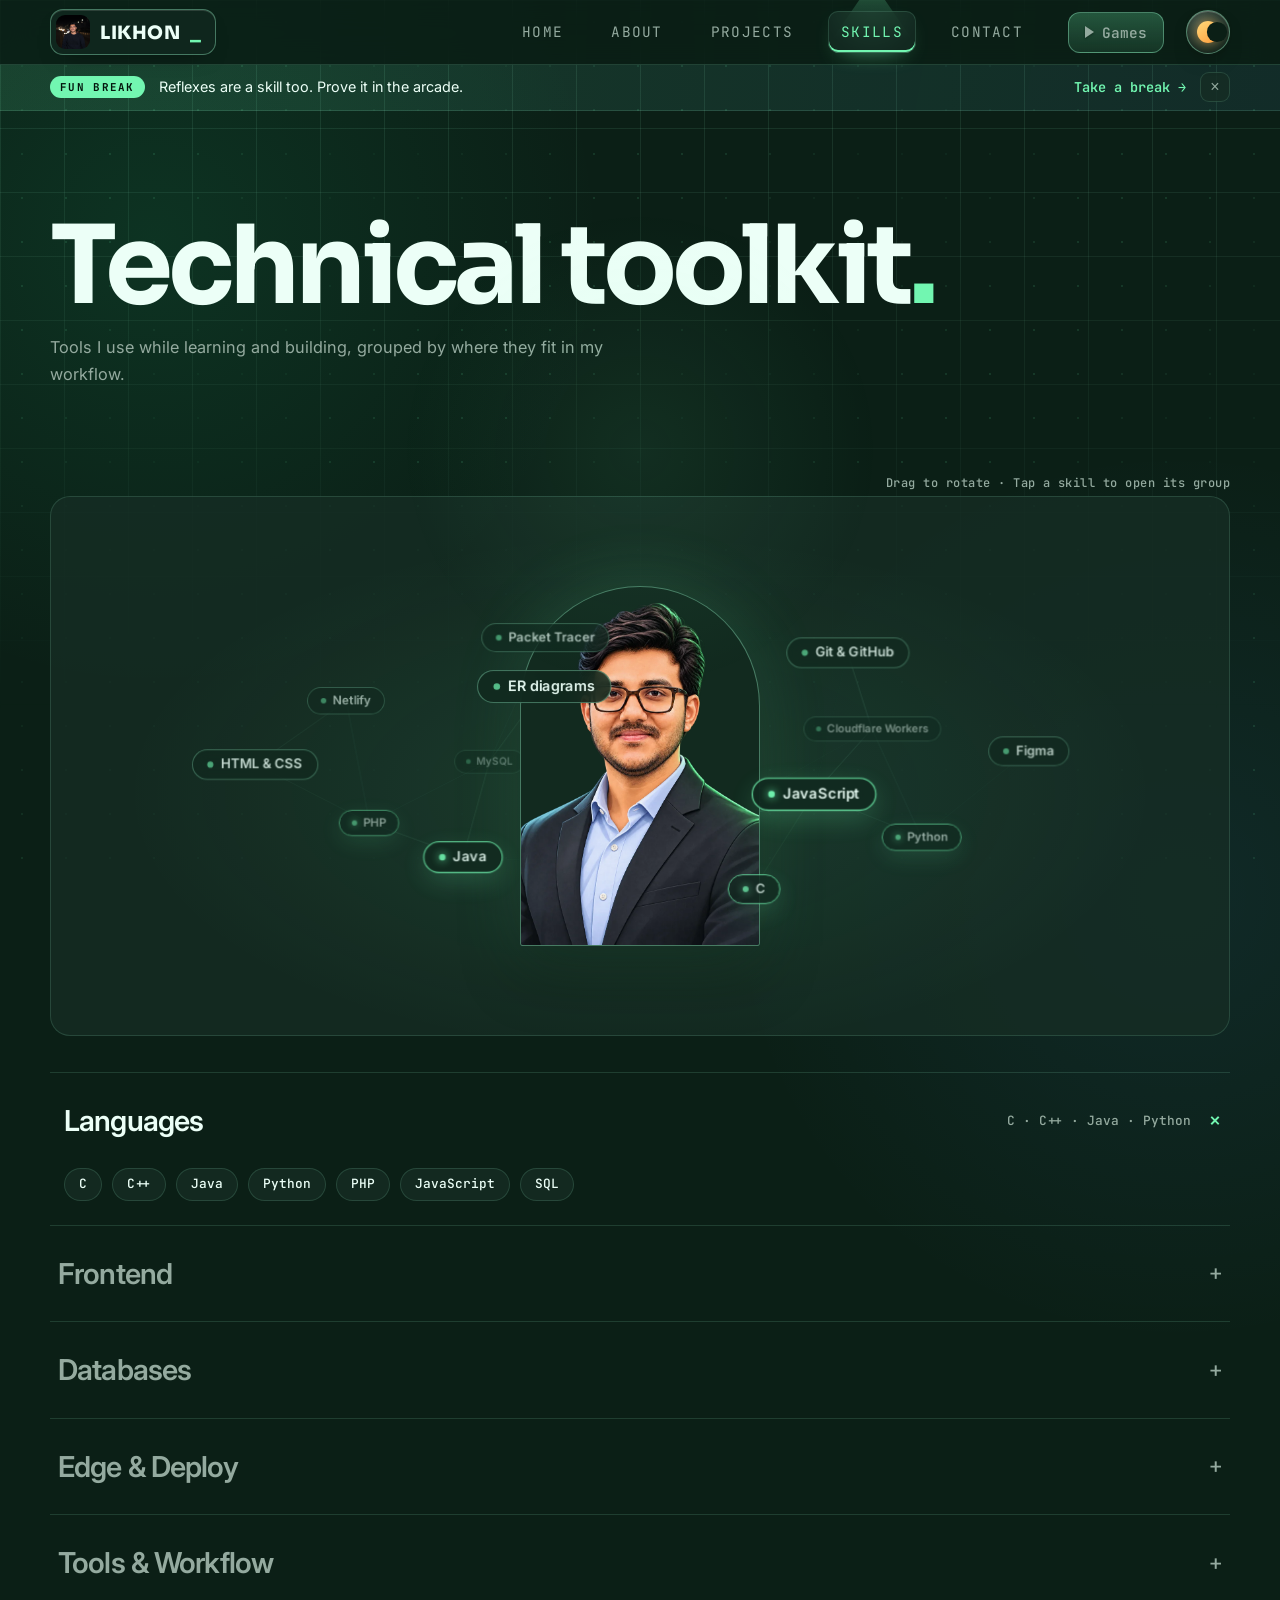
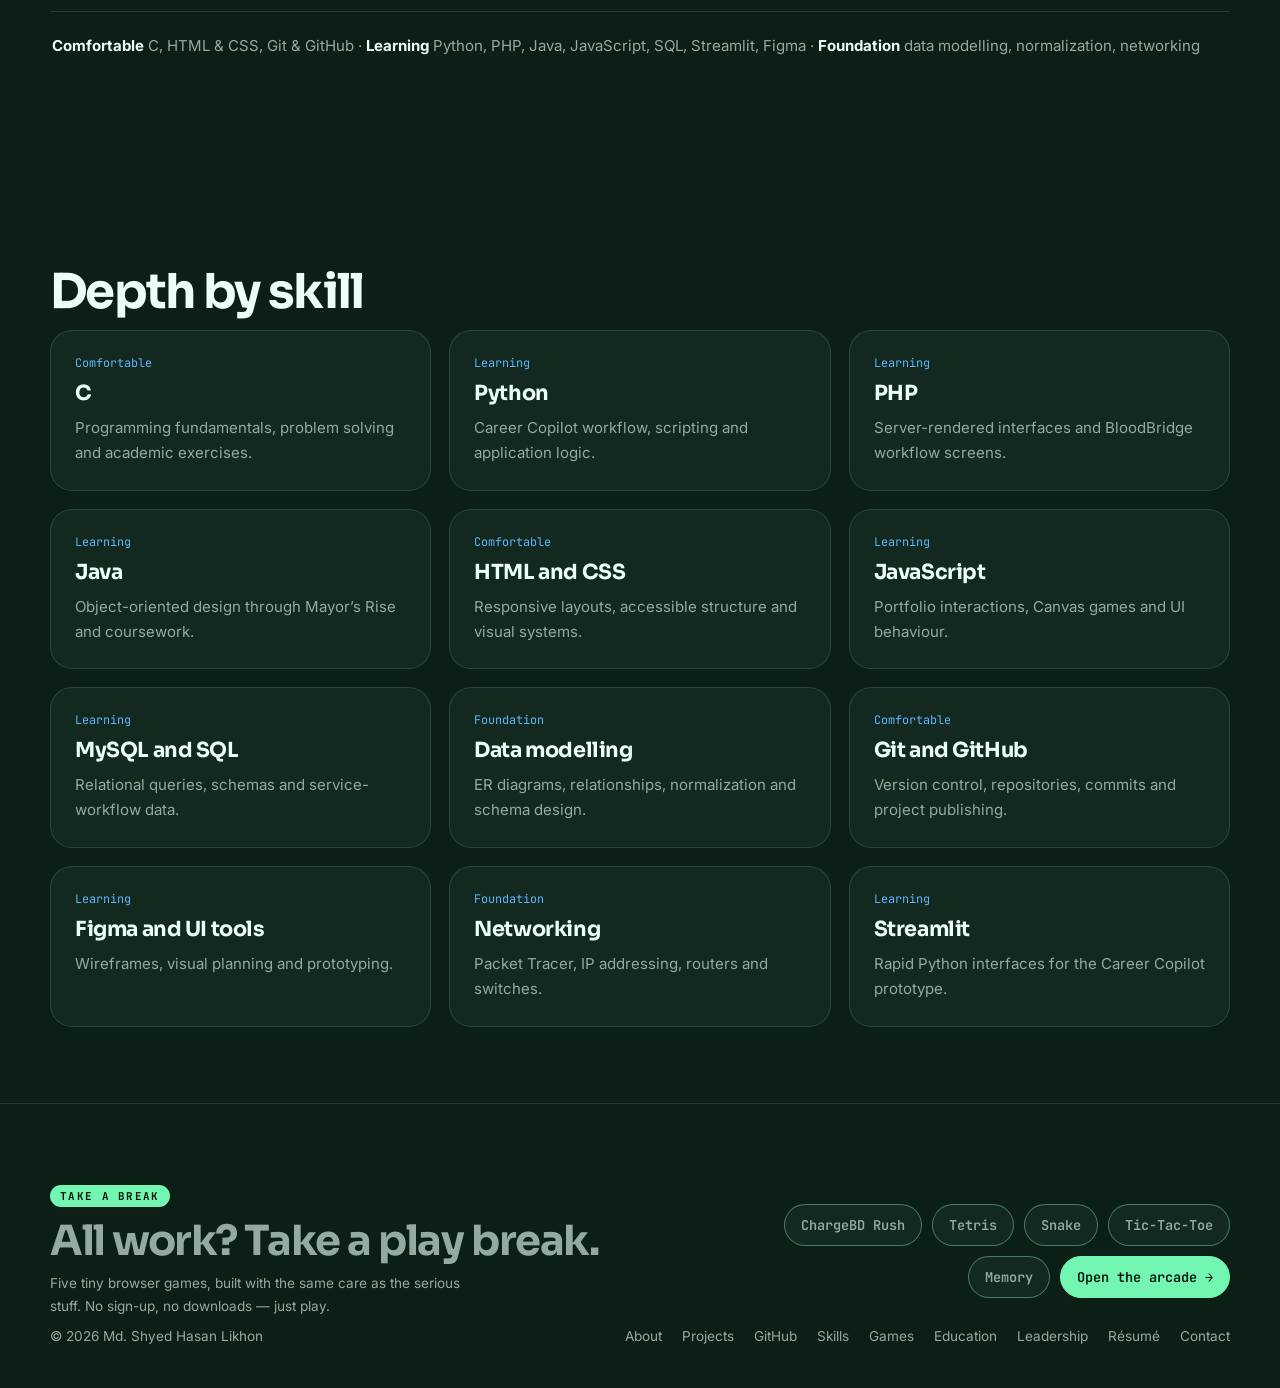
<file: skills.html>
<!doctype html>
<html lang="en" data-theme="dark">
<head>
<meta charset="utf-8">
<meta name="viewport" content="width=device-width,initial-scale=1,viewport-fit=cover">
<title>Skills | Md. Shyed Hasan Likhon</title>
<meta name="description" content="Tools used by Md. Shyed Hasan Likhon: C, C++, Java, Python, PHP, JavaScript, SQL and Git, with honest proficiency levels.">
<link rel="canonical" href="https://mshlikhon.github.io/skills.html">
<meta property="og:title" content="Skills | Md. Shyed Hasan Likhon">
<meta property="og:description" content="Tools used by Md. Shyed Hasan Likhon: C, C++, Java, Python, PHP, JavaScript, SQL and Git, with honest proficiency levels.">
<meta property="og:type" content="website">
<meta property="og:url" content="https://mshlikhon.github.io/skills.html">
<meta property="og:image" content="https://mshlikhon.github.io/assets/og-card.jpg">
<meta name="twitter:card" content="summary_large_image">
<meta name="theme-color" content="#0b1f16">
<link rel="icon" href="assets/favicon.svg" type="image/svg+xml">
<link rel="preconnect" href="https://fonts.googleapis.com"><link rel="preconnect" href="https://fonts.gstatic.com" crossorigin>
<link rel="stylesheet" href="https://fonts.googleapis.com/css2?family=Sora:wght@400..800&family=Inter:wght@300..800&family=JetBrains+Mono:wght@400..700&family=Hind+Siliguri:wght@500;600&display=swap">
<link rel="stylesheet" href="assets/site.css">
<link rel="stylesheet" href="assets/toolkit.css">
<script>try{var t=localStorage.getItem("theme");if(t)document.documentElement.dataset.theme=t}catch(e){}</script>
</head>
<body>
<div id="bar"></div><canvas id="field" aria-hidden="true"></canvas><div id="pv" aria-hidden="true"><img alt=""></div>
<header><nav class="w" aria-label="Primary"><a class="brand" href="index.html"><img class="brand-av" src="assets/profile-avatar-v2.jpg" alt="" width="34" height="34">LIKHON<i>_</i></a><div class="ls"><a href="index.html">Home</a><a href="about.html">About</a><a href="projects.html">Projects</a><a href="skills.html" aria-current="page">Skills</a><a href="contact.html">Contact</a></div><a class="game-btn" href="games.html"><span class="gb-tri" aria-hidden="true"></span>Games</a><button id="theme" class="theme-btn" type="button" aria-label="Switch light or dark theme"><span class="eclipse" aria-hidden="true"><span class="ecl-core"></span><span class="ecl-shadow"></span></span></button><button id="mt" class="mt" type="button" aria-label="Menu" aria-expanded="false">Menu</button></nav></header>
<div class="funbar"><div class="w fb-in"><span class="fb-tag">Fun break</span><p>Reflexes are a skill too. Prove it in the arcade.</p><a href="games.html">Take a break →</a><button class="fb-x" type="button" aria-label="Dismiss announcement">×</button></div></div>
<main id="top"><section class="ph"><div class="w"><h1>Technical toolkit<i>.</i></h1><p class="lead">Tools I use while learning and building, grouped by where they fit in my workflow.</p></div></section><section class="sec"><div class="w"><div class="toolkit" id="toolkit"><p class="toolkit-hint">Drag to rotate · Tap a skill to open its group</p><div class="orbit-stage" id="orbitStage" role="img" aria-label="Interactive 3D constellation of the tools I use"><canvas id="orbitCanvas" aria-hidden="true"></canvas><div class="orbit-center-figure"><img src="assets/portrait.webp" alt="" width="877" height="1080" loading="lazy" decoding="async"></div><div class="orbit-nodes" id="orbitNodes" aria-hidden="true"></div></div><div class="toolkit-list" id="toolkitList"><div class="tk-row active"><button class="tk-trigger" type="button" aria-expanded="true" aria-controls="tk-panel-0" id="tk-btn-0"><span class="tk-cat-name">Languages</span><span class="tk-meta"><span class="tk-inline-preview" aria-hidden="true"></span><span class="tk-plus" aria-hidden="true">+</span></span></button><div class="tk-panel" id="tk-panel-0" role="region" aria-labelledby="tk-btn-0"><div class="tk-panel-inner"><div class="tk-tags"><span class="tk-tag" data-orbit>C</span><span class="tk-tag" data-orbit>C++</span><span class="tk-tag" data-orbit>Java</span><span class="tk-tag" data-orbit>Python</span><span class="tk-tag" data-orbit>PHP</span><span class="tk-tag" data-orbit>JavaScript</span><span class="tk-tag" data-orbit>SQL</span></div></div></div></div><div class="tk-row"><button class="tk-trigger" type="button" aria-expanded="false" aria-controls="tk-panel-1" id="tk-btn-1"><span class="tk-cat-name">Frontend</span><span class="tk-meta"><span class="tk-inline-preview" aria-hidden="true"></span><span class="tk-plus" aria-hidden="true">+</span></span></button><div class="tk-panel" id="tk-panel-1" role="region" aria-labelledby="tk-btn-1"><div class="tk-panel-inner"><div class="tk-tags"><span class="tk-tag" data-orbit>HTML &amp; CSS</span><span class="tk-tag">JavaScript</span><span class="tk-tag">Canvas games</span><span class="tk-tag">Responsive UI</span><span class="tk-tag" data-orbit>Figma</span></div></div></div></div><div class="tk-row"><button class="tk-trigger" type="button" aria-expanded="false" aria-controls="tk-panel-2" id="tk-btn-2"><span class="tk-cat-name">Databases</span><span class="tk-meta"><span class="tk-inline-preview" aria-hidden="true"></span><span class="tk-plus" aria-hidden="true">+</span></span></button><div class="tk-panel" id="tk-panel-2" role="region" aria-labelledby="tk-btn-2"><div class="tk-panel-inner"><div class="tk-tags"><span class="tk-tag" data-orbit>MySQL</span><span class="tk-tag">SQL</span><span class="tk-tag" data-orbit>ER diagrams</span><span class="tk-tag">Normalization</span><span class="tk-tag">Database design</span></div></div></div></div><div class="tk-row"><button class="tk-trigger" type="button" aria-expanded="false" aria-controls="tk-panel-3" id="tk-btn-3"><span class="tk-cat-name">Edge &amp; Deploy</span><span class="tk-meta"><span class="tk-inline-preview" aria-hidden="true"></span><span class="tk-plus" aria-hidden="true">+</span></span></button><div class="tk-panel" id="tk-panel-3" role="region" aria-labelledby="tk-btn-3"><div class="tk-panel-inner"><div class="tk-tags"><span class="tk-tag" data-orbit>Cloudflare Workers</span><span class="tk-tag" data-orbit>Netlify</span><span class="tk-tag">GitHub Pages</span></div></div></div></div><div class="tk-row"><button class="tk-trigger" type="button" aria-expanded="false" aria-controls="tk-panel-4" id="tk-btn-4"><span class="tk-cat-name">Tools &amp; Workflow</span><span class="tk-meta"><span class="tk-inline-preview" aria-hidden="true"></span><span class="tk-plus" aria-hidden="true">+</span></span></button><div class="tk-panel" id="tk-panel-4" role="region" aria-labelledby="tk-btn-4"><div class="tk-panel-inner"><div class="tk-tags"><span class="tk-tag" data-orbit>Git &amp; GitHub</span><span class="tk-tag">VS Code</span><span class="tk-tag" data-orbit>Streamlit</span><span class="tk-tag" data-orbit>Packet Tracer</span><span class="tk-tag">Canva</span></div></div></div></div></div><p class="tk-levels"><strong>Comfortable</strong> C, HTML &amp; CSS, Git &amp; GitHub · <strong>Learning</strong> Python, PHP, Java, JavaScript, SQL, Streamlit, Figma · <strong>Foundation</strong> data modelling, normalization, networking</p></div></div></section><section class="sec"><div class="w"><h2>Depth by skill</h2><div class="g3"><article class="cd"><span class="k">Comfortable</span><h3>C</h3><p>Programming fundamentals, problem solving and academic exercises.</p></article><article class="cd"><span class="k">Learning</span><h3>Python</h3><p>Career Copilot workflow, scripting and application logic.</p></article><article class="cd"><span class="k">Learning</span><h3>PHP</h3><p>Server-rendered interfaces and BloodBridge workflow screens.</p></article><article class="cd"><span class="k">Learning</span><h3>Java</h3><p>Object-oriented design through Mayor’s Rise and coursework.</p></article><article class="cd"><span class="k">Comfortable</span><h3>HTML and CSS</h3><p>Responsive layouts, accessible structure and visual systems.</p></article><article class="cd"><span class="k">Learning</span><h3>JavaScript</h3><p>Portfolio interactions, Canvas games and UI behaviour.</p></article><article class="cd"><span class="k">Learning</span><h3>MySQL and SQL</h3><p>Relational queries, schemas and service-workflow data.</p></article><article class="cd"><span class="k">Foundation</span><h3>Data modelling</h3><p>ER diagrams, relationships, normalization and schema design.</p></article><article class="cd"><span class="k">Comfortable</span><h3>Git and GitHub</h3><p>Version control, repositories, commits and project publishing.</p></article><article class="cd"><span class="k">Learning</span><h3>Figma and UI tools</h3><p>Wireframes, visual planning and prototyping.</p></article><article class="cd"><span class="k">Foundation</span><h3>Networking</h3><p>Packet Tracer, IP addressing, routers and switches.</p></article><article class="cd"><span class="k">Learning</span><h3>Streamlit</h3><p>Rapid Python interfaces for the Career Copilot prototype.</p></article></div></div></section></main>
<footer><div class="w funseg"><div class="funseg-copy"><span class="fb-tag">Take a break</span><h2>All work? Take a play break.</h2><p>Five tiny browser games, built with the same care as the serious stuff. No sign-up, no downloads — just play.</p></div><div class="chips"><a href="games.html">ChargeBD Rush</a><a href="games.html">Tetris</a><a href="games.html">Snake</a><a href="games.html">Tic-Tac-Toe</a><a href="games.html">Memory</a><a class="chip-go" href="games.html">Open the arcade →</a></div></div><div class="w fr"><span>© 2026 Md. Shyed Hasan Likhon</span><div><a href="about.html">About</a><a href="projects.html">Projects</a><a href="github.html">GitHub</a><a href="skills.html">Skills</a><a href="games.html">Games</a><a href="education.html">Education</a><a href="leadership.html">Leadership</a><a href="resume.html">Résumé</a><a href="contact.html">Contact</a></div></div></footer>
<script defer src="assets/site.js"></script>
<script defer src="assets/toolkit.js"></script>
</body>
</html>
</file>
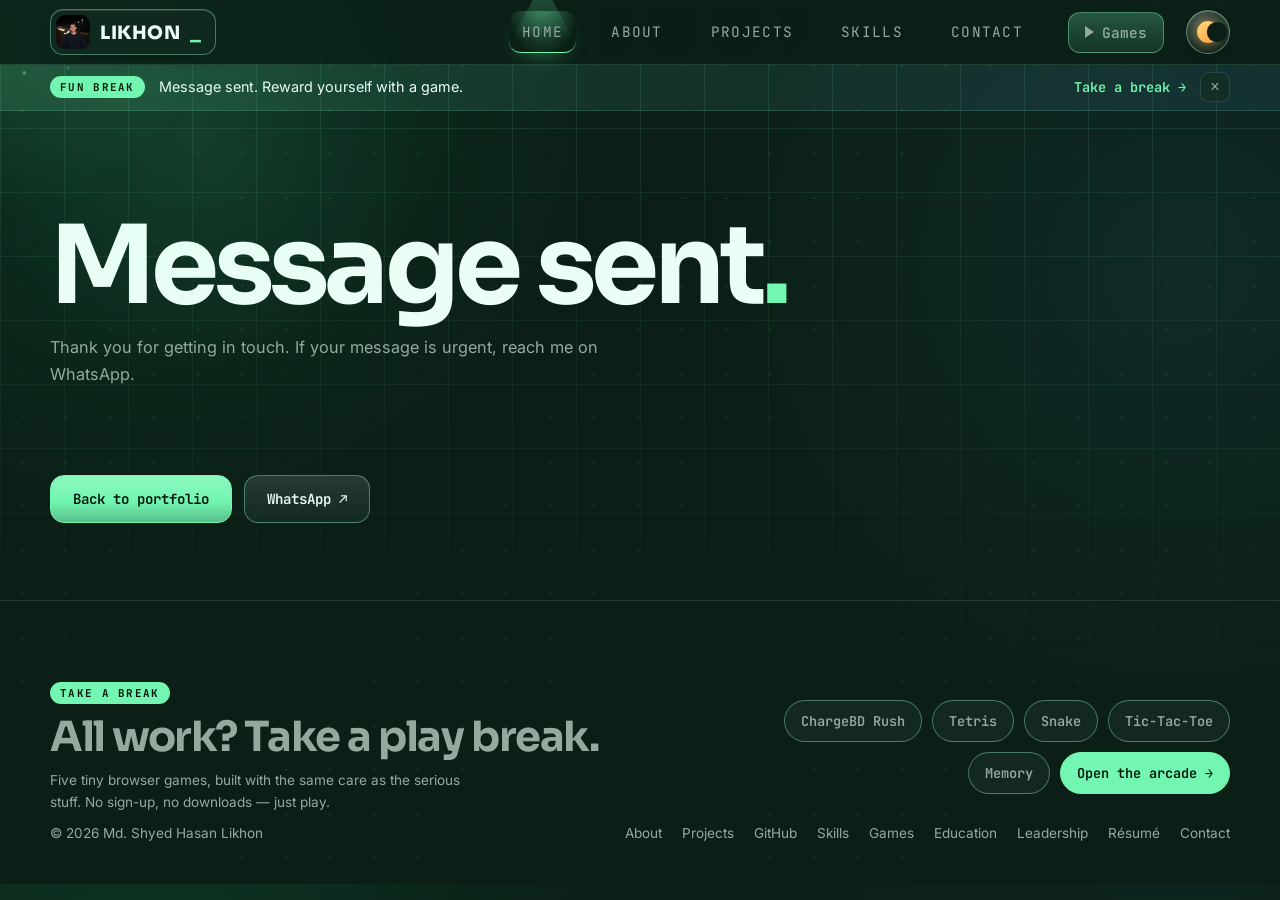
<file: thanks.html>
<!doctype html>
<html lang="en" data-theme="dark">
<head>
<meta charset="utf-8">
<meta name="viewport" content="width=device-width,initial-scale=1,viewport-fit=cover">
<title>Message sent | Md. Shyed Hasan Likhon</title>
<meta name="description" content="Your message was submitted.">
<link rel="canonical" href="https://mshlikhon.github.io/thanks.html">
<meta name="robots" content="noindex">
<meta property="og:title" content="Message sent | Md. Shyed Hasan Likhon">
<meta property="og:description" content="Your message was submitted.">
<meta property="og:type" content="website">
<meta property="og:url" content="https://mshlikhon.github.io/thanks.html">
<meta property="og:image" content="https://mshlikhon.github.io/assets/og-card.jpg">
<meta name="twitter:card" content="summary_large_image">
<meta name="theme-color" content="#0b1f16">
<link rel="icon" href="assets/favicon.svg" type="image/svg+xml">
<link rel="preconnect" href="https://fonts.googleapis.com"><link rel="preconnect" href="https://fonts.gstatic.com" crossorigin>
<link rel="stylesheet" href="https://fonts.googleapis.com/css2?family=Sora:wght@400..800&family=Inter:wght@300..800&family=JetBrains+Mono:wght@400..700&family=Hind+Siliguri:wght@500;600&display=swap">
<link rel="stylesheet" href="assets/site.css">
<script>try{var t=localStorage.getItem("theme");if(t)document.documentElement.dataset.theme=t}catch(e){}</script>
</head>
<body>
<div id="bar"></div><canvas id="field" aria-hidden="true"></canvas><div id="pv" aria-hidden="true"><img alt=""></div>
<header><nav class="w" aria-label="Primary"><a class="brand" href="index.html"><img class="brand-av" src="assets/profile-avatar-v2.jpg" alt="" width="34" height="34">LIKHON<i>_</i></a><div class="ls"><a href="index.html">Home</a><a href="about.html">About</a><a href="projects.html">Projects</a><a href="skills.html">Skills</a><a href="contact.html">Contact</a></div><a class="game-btn" href="games.html"><span class="gb-tri" aria-hidden="true"></span>Games</a><button id="theme" class="theme-btn" type="button" aria-label="Switch light or dark theme"><span class="eclipse" aria-hidden="true"><span class="ecl-core"></span><span class="ecl-shadow"></span></span></button><button id="mt" class="mt" type="button" aria-label="Menu" aria-expanded="false">Menu</button></nav></header>
<div class="funbar"><div class="w fb-in"><span class="fb-tag">Fun break</span><p>Message sent. Reward yourself with a game.</p><a href="games.html">Take a break →</a><button class="fb-x" type="button" aria-label="Dismiss announcement">×</button></div></div>
<main id="top"><section class="ph"><div class="w"><h1>Message sent<i>.</i></h1><p class="lead">Thank you for getting in touch. If your message is urgent, reach me on WhatsApp.</p></div></section><section class="sec"><div class="w"><div class="btns"><a class="btn p" href="index.html">Back to portfolio</a><a class="btn" href="https://wa.me/8801797375496" target="_blank" rel="noopener">WhatsApp ↗</a></div></div></section></main>
<footer><div class="w funseg"><div class="funseg-copy"><span class="fb-tag">Take a break</span><h2>All work? Take a play break.</h2><p>Five tiny browser games, built with the same care as the serious stuff. No sign-up, no downloads — just play.</p></div><div class="chips"><a href="games.html">ChargeBD Rush</a><a href="games.html">Tetris</a><a href="games.html">Snake</a><a href="games.html">Tic-Tac-Toe</a><a href="games.html">Memory</a><a class="chip-go" href="games.html">Open the arcade →</a></div></div><div class="w fr"><span>© 2026 Md. Shyed Hasan Likhon</span><div><a href="about.html">About</a><a href="projects.html">Projects</a><a href="github.html">GitHub</a><a href="skills.html">Skills</a><a href="games.html">Games</a><a href="education.html">Education</a><a href="leadership.html">Leadership</a><a href="resume.html">Résumé</a><a href="contact.html">Contact</a></div></div></footer>
<script defer src="assets/site.js"></script>
</body>
</html>
</file>
<file: assets/site.css>
:root{--bg:#0b1f16;--el:#122a1f;--card:rgba(22,46,36,.78);--tx:#ecfff7;--mu:#94aa9f;--ln:rgba(159,255,211,.14);--ln2:rgba(159,255,211,.38);--ac:#72f6b1;--ac2:#5fb6ff;--dot:114,246,177;--ink:#03150c;--d:Sora,"Hind Siliguri",system-ui,sans-serif;--b:Inter,"Hind Siliguri",system-ui,sans-serif;--m:"JetBrains Mono",ui-monospace,SFMono-Regular,Consolas,monospace;--accent:var(--ac);--accent-strong:var(--ac);--accent-2:var(--ac2);--text:var(--tx);--muted:var(--mu);--faint:var(--mu);--line:var(--ln);--line-strong:var(--ln2);--surface:var(--el);--surface-strong:var(--el);--bg-card:var(--card);--bg-elevated:var(--el);--mono:var(--m);--sans:var(--b);--warning:#f8c45c;--radius:20px}
[data-theme=light]{--bg:#f3f8f5;--el:#fff;--card:rgba(255,255,255,.82);--tx:#0b1f17;--mu:#4a6256;--ln:rgba(8,121,75,.16);--ln2:rgba(8,121,75,.42);--ac:#08794b;--ac2:#146c9b;--dot:8,121,75;--ink:#fff}
*{box-sizing:border-box}html{scroll-behavior:smooth;scroll-padding-top:84px}
body{margin:0;background:radial-gradient(circle at 12% 8%,rgba(31,215,136,.11),transparent 28rem),radial-gradient(circle at 92% 30%,rgba(80,169,255,.08),transparent 28rem),var(--bg);color:var(--tx);font:400 1.02rem/1.65 var(--b);overflow-x:hidden}
body::before{content:"";position:fixed;inset:0;z-index:-2;pointer-events:none;background:linear-gradient(var(--ln) 1px,transparent 1px),linear-gradient(90deg,var(--ln) 1px,transparent 1px);background-size:64px 64px;-webkit-mask:linear-gradient(#000c,transparent 80%);mask:linear-gradient(#000c,transparent 80%)}
#field{position:fixed;inset:0;z-index:-1;pointer-events:none}
a{color:inherit;text-decoration:none}:focus-visible{outline:2px solid var(--ac);outline-offset:3px;border-radius:6px}::selection{background:var(--ac);color:var(--ink)}
.w{width:min(1180px,100% - 40px);margin-inline:auto}
#bar{position:fixed;top:0;left:0;right:0;height:2px;background:var(--ac);transform:scaleX(0);transform-origin:0;z-index:60}
.intro{position:fixed;inset:0;z-index:90;display:grid;place-items:center;background:var(--bg);font:500 clamp(2rem,6vw,3.4rem) var(--d);color:var(--ac);animation:out .7s 1s forwards}
.intro span{animation:fi .8s both}
header{position:fixed;top:0;left:0;right:0;z-index:50;background:color-mix(in srgb,var(--bg) 78%,transparent);backdrop-filter:blur(16px);border-bottom:1px solid var(--ln)}
nav{display:flex;align-items:center;gap:22px;height:64px}
.brand{font:800 1.15rem var(--d);letter-spacing:.03em}.ls{display:flex;align-items:center;gap:22px;margin-left:auto}.mt{display:none;height:40px;padding:0 14px;border:1px solid var(--ln2);border-radius:12px;background:var(--card);color:var(--tx);font:.82rem var(--m);cursor:pointer}nav a[aria-current]{color:var(--ac)!important}.brand i{color:var(--ac);font-style:normal;animation:bl 1s steps(1) infinite}
nav a:not(.brand){font-size:.9rem;color:var(--mu);transition:color .2s}nav a:not(.brand):hover{color:var(--ac)}
#theme{width:40px;height:40px;border:1px solid var(--ln2);border-radius:12px;background:var(--card);color:var(--ac);font-size:1.1rem;cursor:pointer}
.hero{min-height:100svh;display:grid;align-items:center;padding:110px 0 60px}
.hg{display:grid;grid-template-columns:1.15fr .85fr;gap:clamp(32px,6vw,80px);align-items:center}
.pill{display:inline-flex;gap:10px;align-items:center;padding:7px 14px;border:1px solid var(--ln2);border-radius:99px;font:.8rem var(--m);color:var(--ac);background:var(--card)}
.pill b{width:8px;height:8px;border-radius:50%;background:var(--ac);box-shadow:0 0 0 5px rgba(var(--dot),.14),0 0 18px var(--ac);animation:pu 1.8s infinite}
.first{display:block;margin:28px 0 4px;font:500 clamp(1.1rem,2.4vw,1.7rem) var(--d);color:var(--mu)}
.hero h1{margin:0;overflow:hidden;padding-bottom:.1em;font:500 clamp(4.2rem,14vw,10.5rem)/.88 var(--d);letter-spacing:-.045em}
.hero h1 span{display:inline-block;transform:translateY(112%);animation:up .9s cubic-bezier(.2,.8,.2,1) forwards;animation-delay:calc(1.05s + var(--i)*70ms)}
.hero h1 .dt{color:var(--ac)}
.role{margin:20px 0 8px;font:600 1.2rem var(--d)}.sum{margin:0 0 30px;max-width:52ch;color:var(--mu)}
.btns{display:flex;flex-wrap:wrap;gap:12px}
.btn{padding:14px 22px;border:1px solid var(--ln2);border-radius:14px;font:600 .88rem var(--m);background:var(--card);transition:.25s}
.btn:hover{border-color:var(--ac);color:var(--ac);translate:0 -2px}.btn.p{background:var(--ac);color:var(--ink);border-color:var(--ac)}.btn.p:hover{color:var(--ink);box-shadow:0 14px 34px rgba(var(--dot),.28)}
.pt{position:relative;margin:0;width:100%;max-width:420px;justify-self:end;aspect-ratio:3/4;border:1px solid var(--ln2);border-radius:26px;overflow:hidden;background:var(--el);transition:transform .25s;box-shadow:0 30px 80px rgba(0,0,0,.35)}
.pt img{width:100%;height:100%;object-fit:cover;display:block}
.pt::after{content:"";position:absolute;inset:0;background:linear-gradient(transparent 58%,rgba(6,16,13,.88))}
.chip{position:absolute;z-index:2;left:16px;right:16px;bottom:14px;display:flex;justify-content:space-between;gap:10px;font:.76rem var(--m);color:#ecfff7}.chip b{color:#72f6b1}
section.s{padding:clamp(72px,11vw,150px) 0}
h2{margin:0 0 14px;max-width:14ch;font:700 clamp(2.4rem,6vw,4.8rem)/1 var(--d);letter-spacing:-.035em}
.lead{margin:0 0 48px;max-width:56ch;color:var(--mu)}
.rows{border-top:1px solid var(--ln2)}
.row{display:grid;grid-template-columns:minmax(0,1.1fr) minmax(0,1.5fr) 150px 42px;gap:24px;align-items:center;padding:26px 8px;border-bottom:1px solid var(--ln);transition:background .3s}
.row .t{font:700 clamp(1.5rem,3vw,2.4rem)/1.1 var(--d);letter-spacing:-.02em;transition:color .25s,transform .35s cubic-bezier(.2,.8,.2,1)}
.row .d{color:var(--mu);font-size:.95rem}.row .m{font:.74rem var(--m);color:var(--ac2);text-align:right}
.row .go{width:40px;height:40px;border:1px solid var(--ln2);border-radius:50%;display:grid;place-items:center;transition:.3s}
.row:hover{background:linear-gradient(90deg,rgba(var(--dot),.08),transparent)}.row:hover .t{color:var(--ac);transform:translateX(10px)}.row:hover .go{background:var(--ac);color:var(--ink);rotate:45deg}
.th{display:none}
#pv{position:fixed;left:0;top:0;z-index:40;width:min(320px,40vw);aspect-ratio:16/10;border:1px solid var(--ln2);border-radius:14px;overflow:hidden;background:var(--el);box-shadow:0 30px 70px rgba(0,0,0,.45);pointer-events:none;opacity:0;scale:.86;transition:opacity .25s,scale .3s cubic-bezier(.2,.8,.2,1)}
#pv.on{opacity:1;scale:1}#pv img{width:100%;height:100%;object-fit:cover;display:block}
.also{margin-top:26px;color:var(--mu);font-size:.95rem}.also a{color:var(--ac);border-bottom:1px solid var(--ln2)}
.tk{display:grid;grid-template-columns:1.3fr .7fr;gap:32px;align-items:center}
.orb{position:relative;border:1px solid var(--ln);border-radius:26px;overflow:hidden;background:radial-gradient(circle,rgba(var(--dot),.08),transparent 65%),var(--card)}
#orbit{display:block;width:100%;height:min(520px,90vw);touch-action:pan-y;cursor:grab}
.hint{position:absolute;left:18px;bottom:12px;font:.72rem var(--m);color:var(--mu)}
#chips{display:flex;flex-wrap:wrap;gap:8px;margin-bottom:12px}
#chips button,.fl button{display:flex;gap:8px;align-items:center;padding:8px 14px;border:1px solid var(--ln2);border-radius:99px;background:var(--card);color:var(--tx);font:.82rem var(--m);cursor:pointer}
#chips i{width:8px;height:8px;border-radius:50%;background:var(--c)}#chips button[aria-pressed=true]{border-color:var(--c);background:color-mix(in srgb,var(--c) 16%,transparent)}
dl{margin:0}dt{margin-top:18px;font:700 1.05rem var(--d)}dd{margin:2px 0 0;color:var(--mu);font-size:.92rem}
.jg{display:grid;grid-template-columns:.9fr 1.1fr;gap:clamp(28px,5vw,70px)}
.edu{padding:28px;border:1px solid var(--ln2);border-radius:24px;background:var(--card)}
.ring{display:flex;gap:22px;align-items:center;margin-bottom:22px}.ring svg{width:112px;height:112px;flex:none;transform:rotate(-90deg)}
.ring circle{fill:none;stroke-width:8;stroke-linecap:round}.ring .bg{stroke:var(--ln)}.ring .fg{stroke:var(--ac);stroke-dasharray:314;stroke-dashoffset:314;transition:stroke-dashoffset 1.6s cubic-bezier(.2,.8,.2,1)}
.ring.in .fg{stroke-dashoffset:75.4}.ring strong{font:700 2.6rem/1 var(--d)}.ring small{display:block;color:var(--mu)}
.edu h3{margin:0;font:700 1.35rem var(--d)}.edu p{margin:4px 0 14px;color:var(--mu);font-size:.93rem}
.tl{list-style:none;margin:0;padding:0 0 0 24px;border-left:1px solid var(--ln2)}
.tl li{position:relative;padding:0 0 30px}.tl li::before{content:"";position:absolute;left:-30px;top:.5em;width:11px;height:11px;border-radius:50%;background:var(--bg);border:2px solid var(--ac)}
.tl time{font:.76rem var(--m);color:var(--ac2)}.tl h3{margin:2px 0;font:700 1.25rem var(--d)}.tl p{margin:0;color:var(--mu);font-size:.93rem}
.big{margin:0 0 36px;font:700 clamp(2.6rem,9vw,7.5rem)/.95 var(--d);letter-spacing:-.045em}
footer{padding:28px 0 40px;border-top:1px solid var(--ln);color:var(--mu);font-size:.85rem}.fr{display:flex;flex-wrap:wrap;gap:10px 22px;justify-content:space-between}.fr div{display:flex;flex-wrap:wrap;gap:6px 20px}footer a:hover{color:var(--ac)}
@keyframes up{to{transform:none}}@keyframes out{to{opacity:0;visibility:hidden}}@keyframes fi{from{opacity:0;translate:0 12px}}@keyframes bl{50%{opacity:0}}@keyframes pu{50%{box-shadow:0 0 0 9px transparent,0 0 18px var(--ac)}}
@media(max-width:860px){.hg,.tk,.jg{grid-template-columns:1fr}.pt{justify-self:start;max-width:340px}.hero{padding-top:96px}.row{grid-template-columns:1fr 42px;gap:8px 16px;padding:22px 0}.row .d{grid-column:1/-1;order:3}.row .m{text-align:left;order:2;grid-column:1}.row .go{grid-row:1;grid-column:2}.th{display:block;order:4;grid-column:1/-1;width:100%;aspect-ratio:16/9;object-fit:cover;border-radius:12px;margin-top:6px}}
@media(max-width:760px){.mt{display:block}.ls{display:none;position:absolute;top:64px;left:0;right:0;flex-direction:column;align-items:flex-start;gap:16px;padding:18px 20px 24px;background:var(--bg);border-bottom:1px solid var(--ln)}nav.open .ls{display:flex}}
@media(prefers-reduced-motion:reduce){*{animation-duration:.01ms!important;animation-delay:0s!important;transition:none!important}.intro{display:none}}
[hidden]{display:none!important}
.fl button[aria-pressed=true]{border-color:var(--ac);background:rgba(var(--dot),.14)}.fl{display:flex;flex-wrap:wrap;gap:8px;margin:0 0 28px}
.ph{padding:150px 0 10px}.ph h1{margin:0 0 16px;padding:0;overflow:visible;font:700 clamp(2.8rem,8.5vw,6.8rem)/.95 var(--d);letter-spacing:-.045em}.ph h1 i{font-style:normal;color:var(--ac)}.ph .lead{margin:0}
.sec{padding:clamp(36px,6vw,80px) 0}.sec h2{font-size:clamp(1.8rem,4vw,3rem);max-width:none}
.g2,.g3{display:grid;gap:18px}.g2{grid-template-columns:repeat(2,minmax(0,1fr))}.g3{grid-template-columns:repeat(3,minmax(0,1fr))}
.cd{display:flex;flex-direction:column;gap:10px;padding:24px;border:1px solid var(--ln);border-radius:22px;background:var(--card);transition:border-color .3s,translate .3s}a.cd:hover{border-color:var(--ln2);translate:0 -4px}
.cd h3{margin:0;font:700 1.3rem/1.2 var(--d);letter-spacing:-.02em}.cd p{margin:0;color:var(--mu);font-size:.94rem}.cd img{width:100%;aspect-ratio:16/10;object-fit:cover;border-radius:14px;border:1px solid var(--ln)}
.k{font:.74rem var(--m);color:var(--ac2)}.tg{display:flex;flex-wrap:wrap;gap:6px}.tg span{padding:3px 10px;border:1px solid var(--ln);border-radius:99px;font:.72rem var(--m);color:var(--mu)}
.ln{display:flex;flex-wrap:wrap;gap:8px 16px;margin-top:auto;padding-top:8px}.ln a{color:var(--ac);font:600 .84rem var(--m);border-bottom:1px solid var(--ln2)}
.fm{display:grid;gap:14px}.fm label{display:grid;gap:6px;font:.8rem var(--m);color:var(--mu)}.fm input,.fm textarea,.sel{padding:13px 14px;border:1px solid var(--ln2);border-radius:12px;background:var(--card);color:var(--tx);font:1rem var(--b)}.fm textarea{min-height:150px;resize:vertical}.fm button{justify-self:start;cursor:pointer}
.vd{width:100%;border-radius:22px;border:1px solid var(--ln2);background:#000;display:block}
.sim{display:flex;flex-wrap:wrap;gap:12px;align-items:end}.sim label{display:grid;gap:6px;font:.8rem var(--m);color:var(--mu)}.sim .btn{cursor:pointer;color:var(--ink)}
.feat{display:grid;grid-template-columns:1fr 1fr;gap:clamp(24px,5vw,60px);align-items:center;padding:clamp(24px,4vw,44px);border:1px solid var(--ln2);border-radius:26px;background:var(--card)}.feat h2{margin:0 0 10px}
@media(max-width:1000px){.g3{grid-template-columns:repeat(2,minmax(0,1fr))}}
@media(max-width:860px){.g2,.g3,.feat{grid-template-columns:1fr}.ph{padding-top:116px}}

/* home hero: original GitHub particle background, kept from the previous site */
.hero{position:relative}
.particle-field{position:absolute;inset:0;z-index:0;pointer-events:none}
.hero>.hg{position:relative;z-index:1}

/* ---- world-class polish layer ---- */
/* nav tab bar: the original GitHub site's moving stage light, restored */
.ls{position:relative;isolation:isolate}
.ls a{position:relative;padding:8px 12px;border-radius:10px;border:1px solid transparent;transition:color .2s,background .2s,border-color .2s,transform .15s}
.ls a:hover{background:var(--card)}
.ls a:active{transform:scale(.94)}
.ls a[aria-current]{color:var(--ac);border-color:var(--ln);background:var(--card);box-shadow:inset 0 -2px var(--ac)}
.nav-stage-light{position:absolute;left:0;top:0;width:70px;height:100%;transform:translateX(0);pointer-events:none;z-index:-1;border-radius:12px;background:radial-gradient(ellipse at 50% -15%,rgba(var(--dot),.40),transparent 78%);border-bottom:1px solid var(--ac);box-shadow:0 8px 25px -15px var(--ac);transition:transform .45s cubic-bezier(.2,.8,.2,1),width .45s cubic-bezier(.2,.8,.2,1)}
.nav-stage-light::before{content:"";position:absolute;left:50%;top:-24px;width:90%;height:52px;transform:translateX(-50%);clip-path:polygon(45% 0,55% 0,100% 100%,0 100%);background:linear-gradient(rgba(var(--dot),.28),transparent)}
@media(max-width:760px){.nav-stage-light{display:none}.ls a{padding:6px 2px}}
/* announcement bar: a unique fun-break line on every page */
.funbar{margin-top:64px;border-bottom:1px solid var(--ln);background:linear-gradient(100deg,rgba(var(--dot),.13),rgba(95,182,255,.08) 55%,rgba(var(--dot),.13));background-size:200% 100%;animation:fbshift 9s ease-in-out infinite alternate;position:relative;overflow:hidden}
@keyframes fbshift{from{background-position:0% 0}to{background-position:100% 0}}
.funbar::after{content:"";position:absolute;inset:0;background:linear-gradient(115deg,transparent 42%,rgba(255,255,255,.09) 50%,transparent 58%);transform:translateX(-120%);animation:fbshine 5.5s ease-in-out infinite;pointer-events:none}
@keyframes fbshine{0%,55%{transform:translateX(-120%)}90%,100%{transform:translateX(120%)}}
.fb-in{display:flex;align-items:center;gap:14px;min-height:46px;padding-top:6px;padding-bottom:6px}
.fb-tag{flex:none;font:700 .68rem var(--m);letter-spacing:.12em;text-transform:uppercase;color:var(--ink);background:var(--ac);padding:4px 10px;border-radius:99px}
.funbar p{margin:0;font-size:.9rem;color:var(--tx)}
.funbar a{flex:none;margin-left:auto;font:600 .85rem var(--m);color:var(--ac);transition:transform .2s}
.funbar a:hover{transform:translateX(3px)}
.fb-x{flex:none;width:30px;height:30px;border:1px solid var(--ln);border-radius:9px;background:var(--card);color:var(--mu);font-size:1rem;cursor:pointer}
.fb-x:hover{color:var(--ac);border-color:var(--ln2)}
.hero{padding-top:64px}
.ph{padding-top:104px}
@media(max-width:760px){.funbar p{display:none}.funbar a{margin-left:0}}
/* footer: games segment + giant sweeping wordmark */
footer{border-top:1px solid var(--ln);margin-top:0}
.funseg{display:grid;grid-template-columns:1.1fr .9fr;gap:28px;align-items:center;padding:52px 0 8px}
.funseg h2{font-size:clamp(1.7rem,3.6vw,2.6rem);margin:14px 0 10px;max-width:none}
.funseg p{margin:0;color:var(--mu);max-width:46ch}
.funseg .fb-tag{color:var(--ink)}
.chips{display:flex;flex-wrap:wrap;gap:10px;justify-content:flex-end}
.chips a{padding:11px 16px;border:1px solid var(--ln2);border-radius:99px;font:600 .85rem var(--m);background:var(--card);transition:transform .2s,border-color .2s,color .2s,box-shadow .2s}
.chips a:hover{transform:translateY(-3px);border-color:var(--ac);color:var(--ac);box-shadow:0 12px 26px -14px var(--ac)}
.chips a.chip-go{background:var(--ac);color:var(--ink);border-color:var(--ac)}
.chips a.chip-go:hover{color:var(--ink)}
.wmark{overflow:hidden;text-align:center;font:800 clamp(4rem,15.5vw,13rem)/0.95 var(--d);letter-spacing:.01em;color:transparent;-webkit-text-stroke:1px var(--ln2);background:linear-gradient(110deg,transparent 38%,rgba(var(--dot),.5) 50%,transparent 62%);background-size:250% 100%;-webkit-background-clip:text;background-clip:text;animation:wm 7s ease-in-out infinite;user-select:none;padding-top:18px}
@keyframes wm{0%,20%{background-position:120% 0}70%,100%{background-position:-120% 0}}
@media(max-width:860px){.funseg{grid-template-columns:1fr}.chips{justify-content:flex-start}}
/* scroll reveal */
.rv{opacity:0;transform:translateY(18px);transition:opacity .7s ease,transform .7s cubic-bezier(.2,.8,.2,1)}
.rv.in{opacity:1;transform:none}
/* cursor glow, follows the pointer on fine pointers */
#glow{position:fixed;left:0;top:0;width:520px;height:520px;margin:-260px 0 0 -260px;border-radius:50%;background:radial-gradient(circle,rgba(var(--dot),.075),transparent 65%);pointer-events:none;z-index:1}
@media(hover:none){#glow{display:none}}
/* primary button shine sweep */
.btn.p{position:relative;overflow:hidden}
.btn.p::after{content:"";position:absolute;inset:0;background:linear-gradient(115deg,transparent 40%,rgba(255,255,255,.35) 50%,transparent 60%);transform:translateX(-130%);transition:transform .7s ease}
.btn.p:hover::after{transform:translateX(130%)}
@media(prefers-reduced-motion:reduce){.rv{opacity:1;transform:none;transition:none}.funbar,.funbar::after,.wmark{animation:none}.nav-stage-light{transition:none}}
/* hero title: keep the accent dot on the same line at every width */
.hero h1{font-size:clamp(3.4rem,10.5vw,8.4rem);white-space:nowrap}
.wmark{font-size:clamp(3.4rem,12.8vw,11rem);white-space:nowrap}
t += """
/* ---- v2 polish: 3D buttons, eclipse toggle, games button, intro, marquee ---- */
.btn,.chips a,.game-btn,.fb-x,.mt,.tk-tag{box-shadow:inset 0 1px 0 rgba(255,255,255,.16),inset 0 -3px 6px rgba(0,0,0,.25),0 10px 22px -12px rgba(0,0,0,.55)}
.btn{position:relative;overflow:hidden;background:linear-gradient(180deg,color-mix(in srgb,var(--card) 92%,#fff 8%),var(--card));transition:transform .18s ease,box-shadow .18s ease,border-color .2s,color .2s}
.btn:hover{transform:translateY(-3px);box-shadow:inset 0 1px 0 rgba(255,255,255,.2),inset 0 -3px 6px rgba(0,0,0,.22),0 18px 32px -14px rgba(0,0,0,.6)}
.btn:active{transform:translateY(1px) scale(.98);box-shadow:inset 0 2px 6px rgba(0,0,0,.3),0 4px 10px -6px rgba(0,0,0,.5)}
.btn.p{background:linear-gradient(180deg,color-mix(in srgb,var(--ac) 82%,#fff),var(--ac) 55%,color-mix(in srgb,var(--ac) 78%,#000))}
.btn::after{content:"";position:absolute;inset:0;background:linear-gradient(115deg,transparent 40%,rgba(255,255,255,.32) 50%,transparent 60%);transform:translateX(-130%);transition:transform .7s ease;pointer-events:none}
.btn:hover::after{transform:translateX(130%)}
.chips a{transition:transform .18s ease,box-shadow .18s ease,border-color .2s,color .2s}
.chips a:active{transform:translateY(1px) scale(.97)}
.game-btn{display:inline-flex;align-items:center;gap:8px;margin-left:10px;padding:10px 16px;border:1px solid var(--ln2);border-radius:12px;background:linear-gradient(180deg,color-mix(in srgb,var(--ac) 26%,transparent),color-mix(in srgb,var(--ac) 10%,transparent));color:var(--ac);font:600 .85rem var(--m);transition:transform .18s ease,box-shadow .18s ease,border-color .2s}
.game-btn:hover{transform:translateY(-2px);border-color:var(--ac)}
.game-btn:active{transform:translateY(1px) scale(.97)}
.game-btn[aria-current]{background:var(--ac);color:var(--ink)}
.gb-tri{width:0;height:0;border-left:9px solid currentColor;border-top:6px solid transparent;border-bottom:6px solid transparent;filter:drop-shadow(0 1px 1px rgba(0,0,0,.35))}
@media(max-width:760px){.game-btn{padding:9px 12px;margin-left:6px}}
/* eclipse theme toggle */
#theme.theme-btn{width:44px;height:44px;border-radius:50%;display:grid;place-items:center;background:radial-gradient(circle at 32% 28%,color-mix(in srgb,var(--card) 80%,#fff),var(--card));box-shadow:inset 0 1px 0 rgba(255,255,255,.2),inset 0 -4px 8px rgba(0,0,0,.3),0 10px 22px -12px rgba(0,0,0,.6);transition:transform .3s cubic-bezier(.2,.8,.2,1),box-shadow .3s}
#theme.theme-btn:hover{transform:rotate(24deg) scale(1.06)}
#theme.theme-btn:active{transform:scale(.94)}
.eclipse{position:relative;width:22px;height:22px;display:block}
.ecl-core{position:absolute;inset:0;border-radius:50%;background:linear-gradient(145deg,#ffd97a,#ff9d3c);box-shadow:0 0 12px rgba(255,170,60,.55)}
.ecl-shadow{position:absolute;inset:0;border-radius:50%;background:var(--bg);transform:translateX(9px) scale(.92);transition:transform .55s cubic-bezier(.2,.8,.2,1)}
html[data-theme="light"] .ecl-shadow{transform:translateX(26px) scale(.6)}
html[data-theme="light"] .ecl-core{background:linear-gradient(145deg,#ffe9a8,#ffb03a)}
/* modern English welcome intro */
.intro{display:grid;place-items:center}
.intro-in{display:grid;justify-items:center;gap:14px}
.intro-word{font:800 clamp(2.6rem,9vw,5.2rem)/1 var(--d);letter-spacing:.32em;text-indent:.32em;background:linear-gradient(100deg,var(--tx) 20%,var(--ac) 50%,var(--tx) 80%);background-size:220% 100%;-webkit-background-clip:text;background-clip:text;color:transparent;animation:fi .8s both,introshine 2.2s ease-in-out infinite}
@keyframes introshine{0%{background-position:110% 0}100%{background-position:-110% 0}}
.intro-line{width:min(300px,60vw);height:1px;background:linear-gradient(90deg,transparent,var(--ac),transparent);transform:scaleX(0);animation:linegrow .9s .25s cubic-bezier(.2,.8,.2,1) forwards}
@keyframes linegrow{to{transform:scaleX(1)}}
.intro-sub{font:500 .85rem var(--m);letter-spacing:.28em;text-transform:uppercase;color:var(--mu);animation:fi .8s .45s both}
/* marquee strip */
.marquee{overflow:hidden;border-block:1px solid var(--ln);padding:16px 0;background:color-mix(in srgb,var(--card) 55%,transparent);-webkit-mask:linear-gradient(90deg,transparent,#000 8%,#000 92%,transparent);mask:linear-gradient(90deg,transparent,#000 8%,#000 92%,transparent)}
.mq-track{display:flex;gap:34px;width:max-content;animation:mq 30s linear infinite;font:600 .95rem var(--d);letter-spacing:.14em;text-transform:uppercase;color:var(--mu);white-space:nowrap}
.mq-track i{color:var(--ac);font-style:normal}
@keyframes mq{to{transform:translateX(-50%)}}
.marquee:hover .mq-track{animation-play-state:paused}
/* hero portrait: living glow + floating chip */
.pt{animation:ptglow 5.5s ease-in-out infinite alternate}
@keyframes ptglow{from{box-shadow:0 30px 80px rgba(0,0,0,.35),0 0 0 rgba(var(--dot),0)}to{box-shadow:0 30px 80px rgba(0,0,0,.35),0 0 64px rgba(var(--dot),.16)}}
.pt .chip{animation:chipfloat 4.5s ease-in-out infinite alternate}
@keyframes chipfloat{from{transform:translateY(0)}to{transform:translateY(-5px)}}
.tk-levels{margin:22px 2px 0;color:var(--mu);font-size:.94rem}
.tk-levels strong{color:var(--tx)}
@media(prefers-reduced-motion:reduce){.mq-track,.intro-word,.pt,.pt .chip{animation:none}.intro-line{transform:none}}

/* ---- v3: reference-style hero composition, denser top ---- */
.hero{padding:30px 0 58px}
.hg{gap:44px}
.kick{display:inline-flex;align-items:center;gap:9px;font:600 .78rem var(--m);letter-spacing:.22em;text-transform:uppercase;color:var(--ac);margin-bottom:20px}
.kick b{width:8px;height:8px;border-radius:50%;background:var(--ac);box-shadow:0 0 0 0 rgba(var(--dot),.5);animation:pl 2.4s infinite}
.first{letter-spacing:.32em;text-transform:uppercase;font-weight:600;font-size:clamp(1rem,1.9vw,1.3rem)}
.hero .role{margin-top:20px}
.hero .role i{color:var(--ac);font-style:normal;margin:0 .3em}
.seek{margin-top:12px;font-weight:600;color:var(--tx);font-size:1.06rem}
.hero .btns .btn{text-transform:uppercase;font-family:var(--m);letter-spacing:.05em;font-size:.84rem}
.srow{display:flex;gap:14px 26px;flex-wrap:wrap;margin-top:30px;font:600 .78rem var(--m);letter-spacing:.13em;text-transform:uppercase}
.srow a{color:var(--mu);transition:color .2s}
.srow a:hover{color:var(--ac)}
.hg{position:relative}
.hg::after{content:"";position:absolute;right:-6px;top:3%;width:45%;height:90%;transform:skewY(-3.5deg);background:linear-gradient(165deg,rgba(var(--dot),.09),transparent 65%);border:1px solid var(--ln);border-radius:30px;z-index:0;pointer-events:none}
.hg>div,.hg>.pt{position:relative;z-index:1}
.ptag{position:absolute;z-index:3;font:600 .7rem var(--m);letter-spacing:.13em;text-transform:uppercase;padding:8px 12px;border:1px solid var(--ln2);border-radius:9px;background:color-mix(in srgb,var(--bg) 74%,transparent);-webkit-backdrop-filter:blur(6px);backdrop-filter:blur(6px);color:var(--tx);box-shadow:0 12px 26px -14px rgba(0,0,0,.6)}
.ptag.t1{top:15%;left:-24px}
.ptag.t2{top:52%;right:-14px}
.chip .open{display:inline-flex;align-items:center;gap:8px}
.chip .open b{width:7px;height:7px;border-radius:50%;background:var(--ac);animation:pl 2.4s infinite}
/* brand with avatar, boxed like the reference */
.brand{gap:10px;border:1px solid var(--ln2);border-radius:13px;padding:5px 13px 5px 5px;background:color-mix(in srgb,var(--card) 65%,transparent);box-shadow:inset 0 1px 0 rgba(255,255,255,.12),0 10px 22px -14px rgba(0,0,0,.55);transition:border-color .2s,transform .2s}
.brand:hover{border-color:var(--ac);transform:translateY(-1px)}
.brand-av{width:34px;height:34px;border-radius:9px;object-fit:cover;display:block}
.ls a{text-transform:uppercase;font-family:var(--m);font-size:.76rem;letter-spacing:.09em}
@media(max-width:1240px){.ls a{padding:9px 9px}.ls{gap:2px}}
@media(max-width:900px){.hg::after{display:none}.ptag.t1{left:8px}.ptag.t2{right:8px}.hero{padding-top:22px}}
@media(prefers-reduced-motion:reduce){.kick b,.chip .open b{animation:none}}

/* ---- v3 fixes ---- */
.brand{flex-direction:row;flex-wrap:nowrap;align-items:center;white-space:nowrap}
.brand i{font-style:normal}
.game-btn,#theme{flex:none}
.hero{min-height:0}
.ptag.t1{left:12px}
.ptag.t2{right:12px}
.chip .odot{width:7px;height:7px;border-radius:50%;background:var(--ac);flex:none;animation:pl 2.4s infinite}
.chip .open b{animation:none;box-shadow:none;width:auto;height:auto;background:none}
@media(prefers-reduced-motion:reduce){.chip .odot{animation:none}}

.brand{display:inline-flex}


/* ---- v4: WhatsApp button + mobile fixes ---- */
.wa-btn{display:flex;align-items:center;gap:16px;padding:18px 22px;border-radius:18px;background:linear-gradient(180deg,#2fe673,#1eb856 55%,#149a46);color:#04150a;border:1px solid rgba(255,255,255,.25);box-shadow:inset 0 1px 0 rgba(255,255,255,.45),inset 0 -4px 8px rgba(0,60,25,.35),0 22px 40px -16px rgba(30,190,90,.45);transition:transform .18s ease,box-shadow .18s ease;position:relative;overflow:hidden}
.wa-btn:hover{transform:translateY(-3px);box-shadow:inset 0 1px 0 rgba(255,255,255,.45),inset 0 -4px 8px rgba(0,60,25,.3),0 30px 50px -18px rgba(30,190,90,.55)}
.wa-btn:active{transform:translateY(1px) scale(.99)}
.wa-btn svg{width:34px;height:34px;fill:#04150a;flex:none}
.wa-tx{display:grid;gap:2px}
.wa-tx strong{font:700 1.15rem var(--d)}
.wa-tx small{font:600 .8rem var(--m);opacity:.75}
.wa-arrow{margin-left:auto;font-size:1.3rem;font-weight:700}
.wa-btn::after{content:"";position:absolute;inset:0;background:linear-gradient(115deg,transparent 40%,rgba(255,255,255,.35) 50%,transparent 60%);transform:translateX(-130%);transition:transform .7s ease;pointer-events:none}
.wa-btn:hover::after{transform:translateX(130%)}
@media(max-width:900px){
.ls{position:absolute;left:0;right:0;top:100%;padding:14px 5vw 20px;box-shadow:0 30px 40px -20px rgba(0,0,0,.55);max-height:calc(100svh - 84px);overflow:auto}
}
@media(max-width:760px){
header nav{gap:8px}
.brand{font-size:1rem;padding:4px 10px 4px 4px;gap:8px}
.brand-av{width:28px;height:28px;border-radius:8px}
.game-btn{padding:8px 11px;font-size:.8rem;margin-left:2px}
#theme.theme-btn{width:38px;height:38px;flex:none}
.eclipse{width:19px;height:19px}
.mt{padding:9px 11px;font-size:.82rem}
.funbar p{display:block;font-size:.82rem;flex:1;min-width:0}
.funbar a{display:none}
.funbar .w{gap:10px}
.wa-btn{padding:16px 18px;gap:13px}
.wa-btn svg{width:30px;height:30px}
.wa-tx strong{font-size:1.05rem}
}

/* ---- v5: mobile tab row (always visible, no hamburger needed) ---- */
@media(max-width:900px){
header nav{flex-wrap:wrap}
.mt{display:none}
.ls{display:flex;position:static;order:4;flex:1 1 100%;flex-direction:row;align-items:center;gap:4px;overflow-x:auto;padding:6px 0 9px;margin-left:0;max-height:none;box-shadow:none;scrollbar-width:none;-webkit-overflow-scrolling:touch}
.ls::-webkit-scrollbar{display:none}
.ls a{flex:none;white-space:nowrap}
.nav-stage-light{display:none}
.funbar{margin-top:104px}
.ph{padding-top:72px}
}

/* ---- v7: mobile Menu button + dropdown panel (replaces tab row) ---- */
@media(max-width:900px){
.mt{display:block}
.ls{position:absolute;top:100%;left:0;right:0;flex-direction:column;align-items:stretch;gap:2px;overflow:visible;padding:10px 4vw 16px;margin-left:0;background:var(--bg);border-bottom:1px solid var(--ln);box-shadow:0 30px 40px -20px rgba(0,0,0,.55);opacity:0;visibility:hidden;transform:translateY(-8px);pointer-events:none;transition:opacity .25s ease,transform .25s ease,visibility 0s .25s}
nav.open .ls{opacity:1;visibility:visible;transform:none;pointer-events:auto;transition:opacity .25s ease,transform .25s ease}
.ls a{flex:none;padding:13px 14px;border-radius:12px;font-size:.85rem;white-space:normal}
.nav-stage-light{display:none}
.ls a[aria-current="page"]{background:color-mix(in srgb,var(--ac) 16%,transparent);color:var(--ac)}
nav.open .mt{border-color:var(--ac);color:var(--ac)}
.funbar{margin-top:64px}
.ph{padding-top:104px}
}
</file>
<file: assets/toolkit.css>
/* Toolkit section: 3D skill constellation + expandable groups.
   Uses the site's own tokens (--bg-card, --line, --accent, ...) so dark/light
   themes follow html[data-theme] automatically. No external fonts or requests. */

.toolkit { margin: 0 0 3.5rem; }

.toolkit-hint {
  margin: 0 0 .25rem;
  font: 500 .75rem/1.4 var(--mono);
  letter-spacing: .04em;
  color: var(--muted);
  text-align: right;
}

/* ---------- 3D orbit stage ---------- */
.orbit-stage {
  position: relative;
  isolation: isolate;               /* keep our z-indexes local to the stage */
  display: flex;
  align-items: center;
  justify-content: center;
  width: 100%;
  height: 540px;
  overflow: hidden;
  cursor: grab;
  user-select: none;
  -webkit-user-select: none;
  touch-action: pan-y;              /* vertical page scroll still works on touch */
  border: 1px solid var(--line);
  border-radius: var(--radius);
  background:
    radial-gradient(ellipse at 50% 55%, color-mix(in srgb, var(--accent) 9%, transparent), transparent 62%),
    var(--bg-card);
}
.orbit-stage.is-dragging { cursor: grabbing; }

#orbitCanvas {
  position: absolute;
  inset: 0;
  width: 100%;
  height: 100%;
  z-index: 2;
  pointer-events: none;
}

.orbit-center-figure {
  position: relative;
  z-index: 5;                       /* skills behind use 3, skills in front use 8 */
  width: 240px;
  height: 360px;
  pointer-events: none;
}
.orbit-center-figure img {
  display: block;
  width: 100%;
  height: 100%;
  object-fit: cover;
  object-position: 50% 0;
  border-radius: 999px 999px 26px 26px;
  border: 1px solid var(--line-strong);
  background: var(--surface);
  box-shadow: 0 28px 60px rgba(0, 0, 0, .28), 0 0 70px color-mix(in srgb, var(--accent) 16%, transparent);
}

.orbit-nodes { position: absolute; inset: 0; pointer-events: none; }

.skill-node {
  position: absolute;
  left: 50%;
  top: 50%;
  display: inline-flex;
  align-items: center;
  gap: 7px;
  padding: 6px 14px;
  border-radius: 999px;
  border: 1px solid var(--line-strong);
  background: color-mix(in srgb, var(--bg-elevated) 88%, transparent);
  -webkit-backdrop-filter: blur(8px);
  backdrop-filter: blur(8px);
  color: var(--text);
  font: 600 .82rem/1.2 var(--sans);
  white-space: nowrap;
  pointer-events: auto;
  cursor: pointer;
  will-change: transform, opacity;
  transition: border-color .2s ease, box-shadow .2s ease;
}
.skill-node .dot {
  width: 6px;
  height: 6px;
  border-radius: 50%;
  background: var(--accent);
  opacity: .75;
}
.skill-node:hover,
.skill-node.is-lit {
  border-color: var(--accent);
  box-shadow: 0 8px 26px color-mix(in srgb, var(--accent) 22%, transparent);
}
.skill-node.is-lit .dot { opacity: 1; box-shadow: 0 0 8px var(--accent); }

/* ---------- Expandable groups ---------- */
.toolkit-list { margin-top: 2.25rem; border-top: 1px solid var(--line); }
.tk-row { border-bottom: 1px solid var(--line); }

.tk-trigger {
  display: grid;
  grid-template-columns: 1fr auto;
  align-items: center;
  gap: 20px;
  width: 100%;
  padding: 24px 8px;
  border: 0;
  background: transparent;
  color: inherit;
  font: inherit;
  text-align: left;
  cursor: pointer;
}
.tk-trigger:focus-visible { outline: 2px solid var(--accent); outline-offset: 2px; border-radius: 8px; }

.tk-cat-name {
  font-size: clamp(1.3rem, 2.5vw, 1.8rem);
  font-weight: 600;
  letter-spacing: -.03em;
  color: var(--muted);
  transition: color .25s ease, transform .25s ease;
}
.tk-row.active .tk-cat-name,
.tk-trigger:hover .tk-cat-name { color: var(--text); transform: translateX(6px); }

.tk-meta { display: flex; align-items: center; gap: 18px; }
.tk-inline-preview {
  font: 500 .8rem/1.4 var(--mono);
  color: var(--muted);
  text-align: right;
  opacity: 0;
  transform: translateY(4px);
  transition: opacity .25s ease, transform .25s ease;
}
.tk-row.active .tk-inline-preview { opacity: 1; transform: none; }

.tk-plus {
  font: 400 1.4rem/1 var(--mono);
  color: var(--muted);
  transition: transform .25s ease, color .25s ease;
}
.tk-row.active .tk-plus { transform: rotate(45deg); color: var(--accent); }

.tk-panel { display: grid; grid-template-rows: 0fr; transition: grid-template-rows .32s ease; }
.tk-row.active .tk-panel { grid-template-rows: 1fr; }
.tk-panel-inner {
  overflow: hidden;
  visibility: hidden;               /* closed panels stay out of the tab/read order */
  transition: visibility 0s .32s;
}
.tk-row.active .tk-panel-inner { visibility: visible; transition-delay: 0s; }

.tk-tags { display: flex; flex-wrap: wrap; gap: 10px; padding: 0 8px 24px 14px; }
.tk-tag {
  padding: 7px 14px;
  border-radius: 999px;
  border: 1px solid var(--line);
  background: var(--bg-card);
  color: var(--text);
  font: 500 .8rem/1.3 var(--mono);
}

.toolkit-subhead {
  margin: 0 0 1.25rem;
  font: 600 .8rem/1.4 var(--mono);
  letter-spacing: .14em;
  text-transform: uppercase;
  color: var(--muted);
}

@media (max-width: 768px) {
  .orbit-stage { height: 420px; }
  .orbit-center-figure { width: 170px; height: 250px; }
  .tk-inline-preview { display: none; }
  .toolkit-hint { text-align: left; }
  .skill-node { padding: 5px 11px; font-size: .74rem; }
}

@media (prefers-reduced-motion: reduce) {
  .tk-panel, .tk-cat-name, .tk-plus, .tk-inline-preview, .skill-node { transition: none; }
}
</file>
<file: assets/games.css>
.arcade-shell{display:grid;grid-template-columns:250px minmax(0,1fr);border:1px solid var(--line-strong);border-radius:24px;overflow:hidden;background:var(--bg-card)}
.arcade-menu{padding:18px;border-right:1px solid var(--line);display:flex;flex-direction:column;gap:10px;background:var(--surface)}
.arcade-menu button{display:flex;align-items:center;gap:12px;text-align:left;width:100%;padding:18px 12px;border:1px solid transparent;border-radius:14px;background:transparent;color:var(--muted);cursor:pointer}
.arcade-menu button[aria-selected=true]{border-color:var(--accent);background:var(--bg-card);color:var(--text)}
.arcade-menu b{font:700 23px var(--mono);color:var(--accent);width:32px}.arcade-menu span{font-weight:700}.arcade-menu small{display:block;font-size:11px;font-weight:400;margin-top:5px}.arcade-menu em{margin-left:auto;font:11px var(--mono);opacity:.5}
.arcade-stage{padding:clamp(20px,4vw,42px);min-width:0;background:radial-gradient(ellipse at 90% 0%,#5affb50a,transparent 65%)}
.game-panel[hidden]{display:none}.game-intro{max-width:560px;margin-bottom:24px}.game-intro h3{font-size:clamp(24px,4vw,34px);letter-spacing:-.04em;margin:10px 0}.game-intro p{color:var(--muted);line-height:1.7;margin:0}.arcade-label{font:11px var(--mono);letter-spacing:.12em;color:var(--accent)}
.game-content{display:grid;justify-items:center;gap:16px}.game-content p{margin:0;text-align:center;color:var(--muted);min-height:1.5em}.game-content button,.game-content select{min-height:44px;border:1px solid var(--line-strong);border-radius:10px;background:var(--surface);color:var(--text);padding:8px 16px;cursor:pointer;font:inherit}.game-content select{max-width:150px}.game-content button:disabled{opacity:.5;cursor:default}.game-content .game-reset{background:var(--accent);color:var(--bg);font-weight:750}.game-actions,.game-controls,.game-options{display:flex;gap:10px;align-items:center;flex-wrap:wrap}.game-options{justify-content:space-between;width:min(100%,360px);font-size:13px}.game-note{color:var(--muted);text-align:center;font-size:12px}
.game-board{display:grid;gap:10px;width:min(100%,360px)}.ttt-board{grid-template-columns:repeat(3,minmax(0,1fr))}.memory-board{grid-template-columns:repeat(4,minmax(0,1fr));width:min(100%,440px)}.game-board button{aspect-ratio:1;min-width:0;padding:3px;font:700 clamp(13px,2vw,18px) var(--mono);box-shadow:inset 0 1px #ffffff08}.ttt-board button{font-size:42px}.game-board button[data-mark=X]{color:var(--accent)}.game-board button[data-mark=O]{color:#e9b677}.game-board button.winner,.game-board button.matched{background:var(--accent);color:var(--bg)}.game-board button.revealed{border-color:var(--accent)}
#snake-board{width:min(100%,360px);height:auto;border:1px solid var(--line-strong);border-radius:16px;touch-action:none}.game-controls button{width:48px;padding:8px}
.ev-readout{width:100%;display:flex;justify-content:space-between;gap:10px;font:12px var(--mono);color:var(--accent)}.ev-bays{display:grid;grid-template-columns:repeat(3,minmax(0,1fr));gap:12px;width:100%}.ev-bays button{display:grid;gap:14px;justify-items:center;padding:20px 8px;position:relative}.ev-bays button.active{border-color:var(--accent);box-shadow:0 0 25px #6af5b515}.ev-car{font-size:36px}.ev-bays small{font:11px var(--mono);color:var(--muted)}.battery{display:block;width:100%;height:8px;background:var(--line);border-radius:4px;overflow:hidden}.battery i{display:block;height:100%;background:var(--accent);transition:width .2s linear}.ev-bays .urgent{color:#f2a175}.charge-preview{margin:.75rem 0}#receipt{min-height:1.6em;margin-bottom:.35rem}
.arcade-shell :focus-visible{outline:2px solid var(--accent);outline-offset:4px}
@media(prefers-reduced-motion:no-preference){.arcade-menu button,.game-content button{transition:background .2s,transform .2s,border-color .2s}.game-content button:not(:disabled):hover{transform:translateY(-2px)}.game-panel{animation:arcade-in .25s ease}@keyframes arcade-in{from{opacity:0;transform:translateY(6px)}to{opacity:1;transform:none}}}
@media(max-width:760px){.arcade-shell{grid-template-columns:minmax(0,1fr)}.arcade-menu{display:grid;grid-template-columns:repeat(2,minmax(0,1fr));border-right:0;border-bottom:1px solid var(--line);padding:12px;gap:6px}.arcade-menu button{padding:12px 8px;gap:8px}.arcade-menu b{font-size:19px;width:25px}.arcade-menu em{display:none}.arcade-menu span{font-size:12px}.arcade-menu small{font-size:10px}.arcade-stage{padding:20px 14px}.ev-bays{gap:6px}.ev-bays button{font-size:12px}.ev-car{font-size:28px}.ev-readout{font-size:10px}}

/* ---- v7 surgical additions: Tetris layout (was missing here), touch sizing ---- */
.tetris-layout{display:grid;grid-template-columns:minmax(0,300px) 138px;gap:22px;width:min(100%,460px);align-items:start;justify-content:center;margin-inline:auto}
#tetris-board{width:100%;height:auto;border:1px solid var(--line-strong);border-radius:14px;background:#091b16;box-shadow:0 24px 44px -22px rgba(0,0,0,.6);touch-action:none}
.tetris-hud{display:grid;gap:7px;padding:16px 14px;border:1px solid var(--line);border-radius:14px;background:var(--surface)}
.tetris-hud span{font:600 10px var(--mono);letter-spacing:.13em;color:var(--muted);margin-top:9px;text-transform:uppercase}
.tetris-hud span:first-child{margin-top:0}
.tetris-hud strong{font:700 23px var(--mono);font-variant-numeric:tabular-nums;color:var(--text);line-height:1.1}
.tetris-hud strong#tetris-score{color:var(--accent)}
#tetris-next{width:100%;height:auto;background:#091b16;border:1px solid var(--line);border-radius:10px}
.tetris-controls{justify-content:center}
.tetris-controls button{min-width:52px;min-height:52px}
#snake-board{touch-action:none}
@media(max-width:560px){
.tetris-layout{grid-template-columns:minmax(0,1fr) 104px;gap:12px;max-width:360px}
.tetris-hud{padding:12px 10px;border-radius:12px}
.tetris-hud strong{font-size:18px}
.tetris-hud span{font-size:9px}
}
</file>
